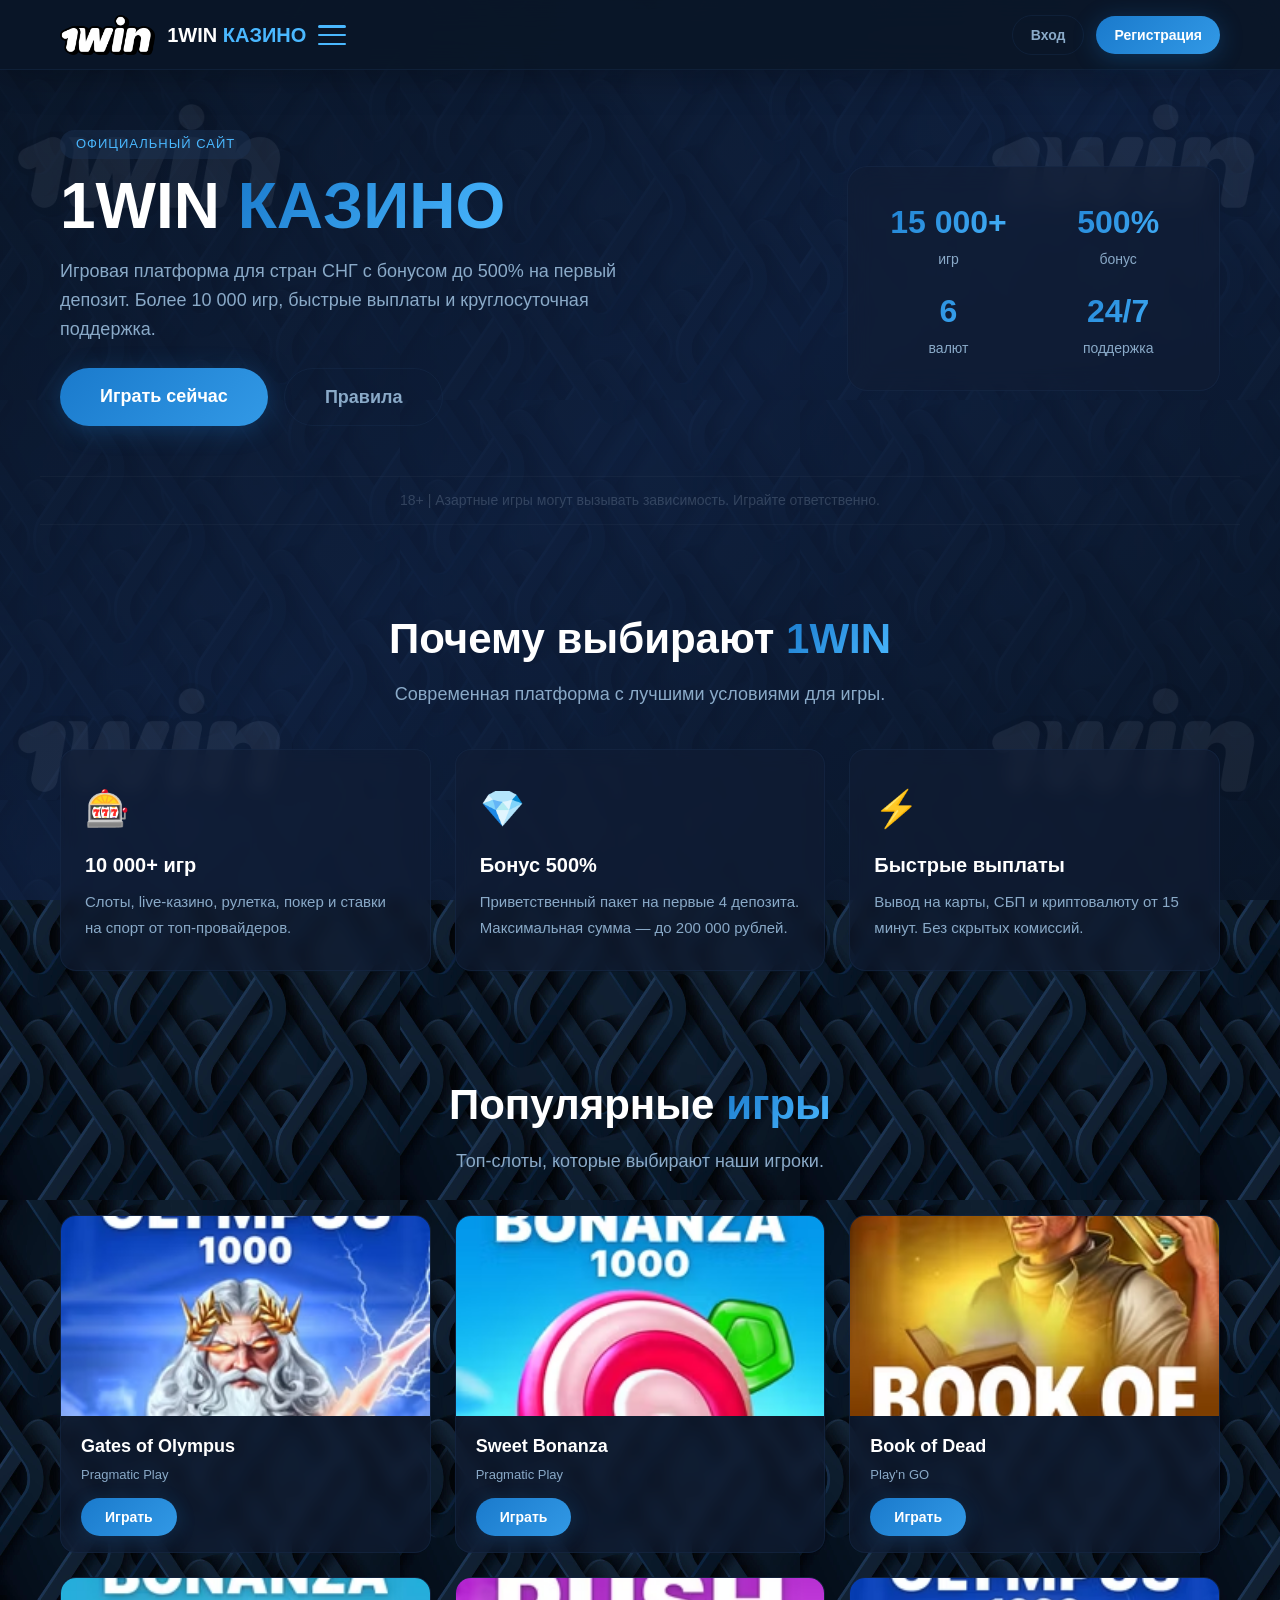
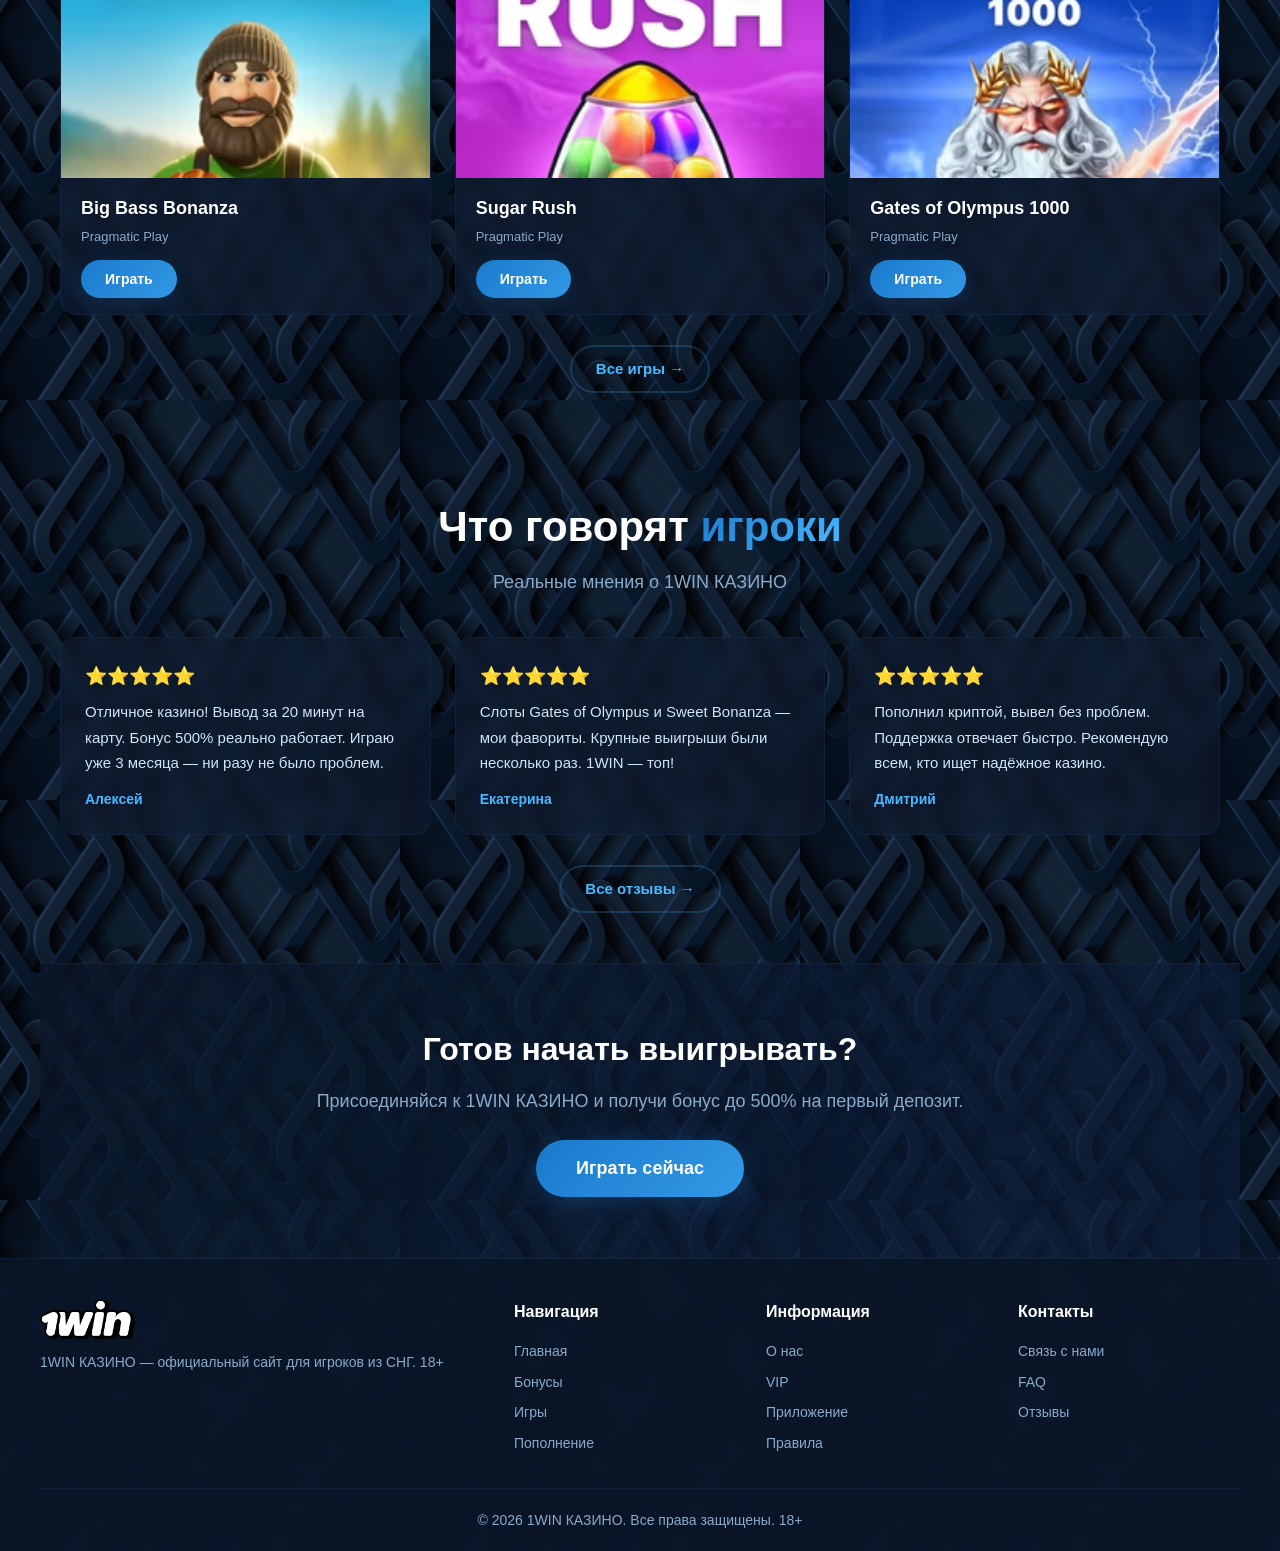
<file: index.html>
<!DOCTYPE html>
<html lang="ru">
<head>
    <meta charset="UTF-8">
    <meta name="viewport" content="width=device-width, initial-scale=1.0">
    <title>1WIN КАЗИНО — официальный сайт с бонусом 500%</title>
    <meta name="description" content="1WIN КАЗИНО — официальный сайт для СНГ. Регистрация, бонусы до 500%, более 10 000 игр, быстрые выплаты." />
    <link rel="canonical" href="https://1w-official.ru/" />
    <link rel="icon" type="image/x-icon" href="images/favicon.ico">
    <link rel="stylesheet" href="style.css">

<!-- Yandex.Metrika counter -->
<script type="text/javascript">
    (function(m,e,t,r,i,k,a){
        m[i]=m[i]||function(){(m[i].a=m[i].a||[]).push(arguments)};
        m[i].l=1*new Date();
        for (var j = 0; j < document.scripts.length; j++) {if (document.scripts[j].src === r) { return; }}
        k=e.createElement(t),a=e.getElementsByTagName(t)[0],k.async=1,k.src=r,a.parentNode.insertBefore(k,a)
    })(window, document,'script','https://mc.yandex.ru/metrika/tag.js?id=111801943', 'ym');

    ym(111801943, 'init', {ssr:true, webvisor:true, clickmap:true, ecommerce:"dataLayer", referrer: document.referrer, url: location.href, accurateTrackBounce:true, trackLinks:true});
</script>
<noscript><div><img src="https://mc.yandex.ru/watch/111801943" style="position:absolute; left:-9999px;" alt="" /></div></noscript>
<!-- /Yandex.Metrika counter -->
    <script type="text/javascript">
        (function(m,e,t,r,i,k,a){
            m[i]=m[i]||function(){(m[i].a=m[i].a||[]).push(arguments)};
            m[i].l=1*new Date();
            for (var j = 0; j < document.scripts.length; j++) {if (document.scripts[j].src === r) { return; }}
            k=e.createElement(t),a=e.getElementsByTagName(t)[0],k.async=1,k.src=r,a.parentNode.insertBefore(k,a)
        })(window, document,'script','https://mc.yandex.ru/metrika/tag.js?id=111718532', 'ym');
        ym(111718532, 'init', {ssr:true, webvisor:true, clickmap:true, ecommerce:"dataLayer", accurateTrackBounce:true, trackLinks:true});
    </script>
    <noscript><div><img src="https://mc.yandex.ru/watch/111718532" style="position:absolute; left:-9999px;" alt="" /></div></noscript>
</head>
<body>

    <div class="bear-background"></div>
    <div class="bear-glow-1"></div>
    <div class="bear-glow-2"></div>
    <div class="bear-glow-3"></div>
    <div class="bear-glow-4"></div>

    <header>
        <div class="header-inner">
            <div class="brand-wrapper">
                <a href="/" class="brand">
                    <img src="images/1win-logo.png" alt="1WIN КАЗИНО">
                    <span>1WIN <span>КАЗИНО</span></span>
                </a>
                <button class="burger-btn" id="burgerBtn" aria-label="Открыть меню">
                    <span></span><span></span><span></span>
                </button>
            </div>

            <nav class="nav" id="desktopNav" style="display:none !important;"></nav>

            <div class="header-actions">
                <a href="https://one-vv8428.com/?p=1sjz" class="btn ghost" rel="nofollow sponsored">Вход</a>
                <a href="https://one-vv8428.com/?p=1sjz" class="btn primary" rel="nofollow sponsored">Регистрация</a>
            </div>
        </div>
    </header>

    <!-- ===== КВАДРАТНОЕ ОКОШКО МЕНЮ ===== -->
    <div class="mobile-menu" id="mobileMenu">
        <a href="/" class="nav-link active">Главная</a>
        <a href="bonus.html" class="nav-link">Бонусы</a>
        <a href="games.html" class="nav-link">Игры</a>
        <a href="payment.html" class="nav-link">Пополнение</a>
        <a href="app.html" class="nav-link">Приложение</a>
        <a href="reviews.html" class="nav-link">Отзывы</a>
        <a href="about.html" class="nav-link">О нас</a>
        <a href="vip.html" class="nav-link">VIP</a>
        <a href="blog.html" class="nav-link">Блог</a>
        <a href="faq.html" class="nav-link">FAQ</a>
        <a href="contacts.html" class="nav-link">Контакты</a>
        <a href="rules.html" class="nav-link">Правила</a>
    </div>

    <main>
        <section class="hero">
            <div class="hero-grid">
                <div>
                    <span class="badge">Официальный сайт</span>
                    <h1 class="hero-title">1WIN <span>КАЗИНО</span></h1>
                    <p class="hero-desc">Игровая платформа для стран СНГ с бонусом до 500% на первый депозит. Более 10 000 игр, быстрые выплаты и круглосуточная поддержка.</p>
                    <div class="hero-buttons">
                        <a href="https://one-vv8428.com/?p=1sjz" class="btn primary large" rel="nofollow sponsored">Играть сейчас</a>
                        <a href="rules.html" class="btn ghost large">Правила</a>
                    </div>
                </div>
                <div class="stats">
                    <div><span>15 000+</span>игр</div>
                    <div><span>500%</span>бонус</div>
                    <div><span>6</span>валют</div>
                    <div><span>24/7</span>поддержка</div>
                </div>
            </div>
        </section>

        <div class="warning">18+ | Азартные игры могут вызывать зависимость. Играйте ответственно.</div>

        <section class="features">
            <h2 class="section-title">Почему выбирают <span>1WIN</span></h2>
            <p class="section-desc">Современная платформа с лучшими условиями для игры.</p>
            <div class="features-grid">
                <div class="feature-card"><span class="icon">🎰</span><h3>10 000+ игр</h3><p>Слоты, live-казино, рулетка, покер и ставки на спорт от топ-провайдеров.</p></div>
                <div class="feature-card"><span class="icon">💎</span><h3>Бонус 500%</h3><p>Приветственный пакет на первые 4 депозита. Максимальная сумма — до 200 000 рублей.</p></div>
                <div class="feature-card"><span class="icon">⚡</span><h3>Быстрые выплаты</h3><p>Вывод на карты, СБП и криптовалюту от 15 минут. Без скрытых комиссий.</p></div>
            </div>
        </section>

        <section class="games-section">
            <h2 class="section-title">Популярные <span>игры</span></h2>
            <p class="section-desc">Топ-слоты, которые выбирают наши игроки.</p>
            <div class="games-grid">
                <div class="game-card">
                    <img src="images/slot-1.jpg" alt="Gates of Olympus">
                    <div class="game-info"><h4>Gates of Olympus</h4><p>Pragmatic Play</p><a href="https://one-vv8428.com/?p=1sjz" class="btn game-btn" rel="nofollow sponsored">Играть</a></div>
                </div>
                <div class="game-card">
                    <img src="images/slot-2.jpg" alt="Sweet Bonanza">
                    <div class="game-info"><h4>Sweet Bonanza</h4><p>Pragmatic Play</p><a href="https://one-vv8428.com/?p=1sjz" class="btn game-btn" rel="nofollow sponsored">Играть</a></div>
                </div>
                <div class="game-card">
                    <img src="images/slot-3.jpg" alt="Book of Dead">
                    <div class="game-info"><h4>Book of Dead</h4><p>Play'n GO</p><a href="https://one-vv8428.com/?p=1sjz" class="btn game-btn" rel="nofollow sponsored">Играть</a></div>
                </div>
                <div class="game-card">
                    <img src="images/slot-4.jpg" alt="Big Bass Bonanza">
                    <div class="game-info"><h4>Big Bass Bonanza</h4><p>Pragmatic Play</p><a href="https://one-vv8428.com/?p=1sjz" class="btn game-btn" rel="nofollow sponsored">Играть</a></div>
                </div>
                <div class="game-card">
                    <img src="images/slot-5.jpg" alt="Sugar Rush">
                    <div class="game-info"><h4>Sugar Rush</h4><p>Pragmatic Play</p><a href="https://one-vv8428.com/?p=1sjz" class="btn game-btn" rel="nofollow sponsored">Играть</a></div>
                </div>
                <div class="game-card">
                    <img src="images/slot-6.jpg" alt="Gates of Olympus 1000">
                    <div class="game-info"><h4>Gates of Olympus 1000</h4><p>Pragmatic Play</p><a href="https://one-vv8428.com/?p=1sjz" class="btn game-btn" rel="nofollow sponsored">Играть</a></div>
                </div>
            </div>
            <div class="center-btn"><a href="games.html" class="btn secondary">Все игры →</a></div>
        </section>

        <section class="reviews-section">
            <h2 class="section-title">Что говорят <span>игроки</span></h2>
            <p class="section-desc">Реальные мнения о 1WIN КАЗИНО</p>
            <div class="reviews-grid">
                <div class="review-card"><div class="stars">⭐⭐⭐⭐⭐</div><p class="review-text">Отличное казино! Вывод за 20 минут на карту. Бонус 500% реально работает. Играю уже 3 месяца — ни разу не было проблем.</p><div class="review-author">Алексей</div></div>
                <div class="review-card"><div class="stars">⭐⭐⭐⭐⭐</div><p class="review-text">Слоты Gates of Olympus и Sweet Bonanza — мои фавориты. Крупные выигрыши были несколько раз. 1WIN — топ!</p><div class="review-author">Екатерина</div></div>
                <div class="review-card"><div class="stars">⭐⭐⭐⭐⭐</div><p class="review-text">Пополнил криптой, вывел без проблем. Поддержка отвечает быстро. Рекомендую всем, кто ищет надёжное казино.</p><div class="review-author">Дмитрий</div></div>
            </div>
            <div class="center-btn"><a href="reviews.html" class="btn secondary">Все отзывы →</a></div>
        </section>

        <section class="cta-section">
            <div class="cta-content">
                <h2>Готов начать выигрывать?</h2>
                <p>Присоединяйся к 1WIN КАЗИНО и получи бонус до 500% на первый депозит.</p>
                <a href="https://one-vv8428.com/?p=1sjz" class="btn primary large" rel="nofollow sponsored">Играть сейчас</a>
            </div>
        </section>
    </main>

    <footer>
        <div class="footer-grid">
            <div class="footer-brand">
                <img src="images/1win-logo.png" alt="1WIN КАЗИНО">
                <p>1WIN КАЗИНО — официальный сайт для игроков из СНГ. 18+</p>
            </div>
            <div class="footer-links"><h4>Навигация</h4><a href="/">Главная</a><a href="bonus.html">Бонусы</a><a href="games.html">Игры</a><a href="payment.html">Пополнение</a></div>
            <div class="footer-links"><h4>Информация</h4><a href="about.html">О нас</a><a href="vip.html">VIP</a><a href="app.html">Приложение</a><a href="rules.html">Правила</a></div>
            <div class="footer-links"><h4>Контакты</h4><a href="contacts.html">Связь с нами</a><a href="faq.html">FAQ</a><a href="reviews.html">Отзывы</a></div>
        </div>
        <div class="footer-bottom"><p>© 2026 1WIN КАЗИНО. Все права защищены. 18+</p></div>
    </footer>

    <div class="mobile-bar">
        <a href="https://one-vv8428.com/?p=1sjz" rel="nofollow sponsored">Вход</a>
        <a href="https://one-vv8428.com/?p=1sjz" class="btn primary" rel="nofollow sponsored">Играть</a>
    </div>

    <script>
        // ===== КВАДРАТНОЕ ОКОШКО МЕНЮ =====
        const burgerBtn = document.getElementById('burgerBtn');
        const mobileMenu = document.getElementById('mobileMenu');

        burgerBtn.addEventListener('click', function(e) {
            e.stopPropagation();
            this.classList.toggle('active');
            mobileMenu.classList.toggle('open');
        });

        document.querySelectorAll('.mobile-menu .nav-link').forEach(link => {
            link.addEventListener('click', function() {
                burgerBtn.classList.remove('active');
                mobileMenu.classList.remove('open');
            });
        });

        document.addEventListener('click', function(e) {
            if (!e.target.closest('.mobile-menu') && !e.target.closest('.burger-btn')) {
                burgerBtn.classList.remove('active');
                mobileMenu.classList.remove('open');
            }
        });

        // ===== ЭФФЕКТ ЛОГОТИПА =====
        const logo = document.querySelector('.brand img');
        window.addEventListener('scroll', () => {
            let scroll = window.scrollY;
            let opacity = 1 - scroll / 500;
            let scale = 1 - scroll / 1500;
            if (opacity < 0) opacity = 0;
            if (scale < 0.7) scale = 0.7;
            if (logo) {
                logo.style.opacity = opacity;
                logo.style.transform = `scale(${scale})`;
            }
        });

        // ===== АНИМАЦИЯ ПОЯВЛЕНИЯ =====
        const elements = document.querySelectorAll('.feature-card, .game-card, .review-card');
        const observer = new IntersectionObserver((entries) => {
            entries.forEach(entry => {
                if (entry.isIntersecting) {
                    entry.target.style.opacity = '1';
                    entry.target.style.transform = 'translateY(0)';
                }
            });
        }, { threshold: 0.15 });

        elements.forEach(el => {
            el.style.opacity = '0';
            el.style.transform = 'translateY(40px)';
            el.style.transition = '0.7s ease';
            observer.observe(el);
        });
    </script>

</body>
</html>
</file>
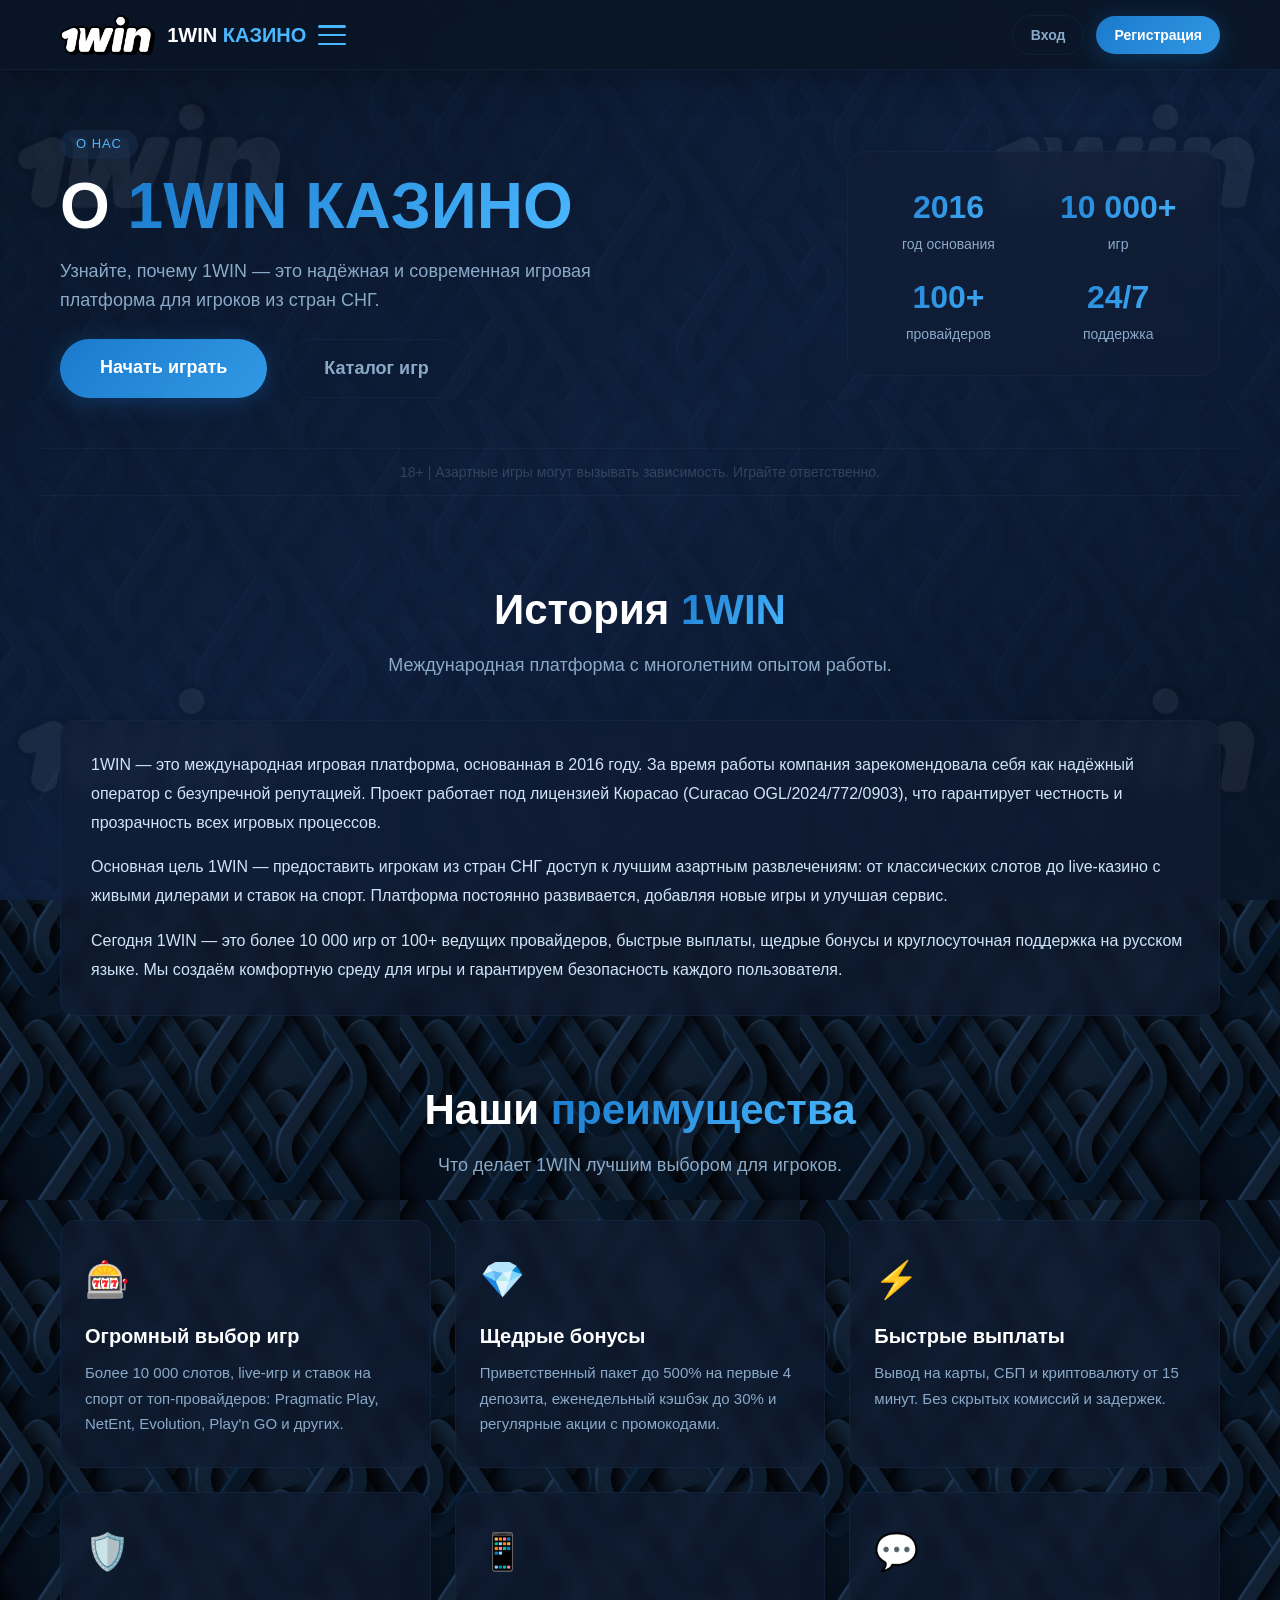
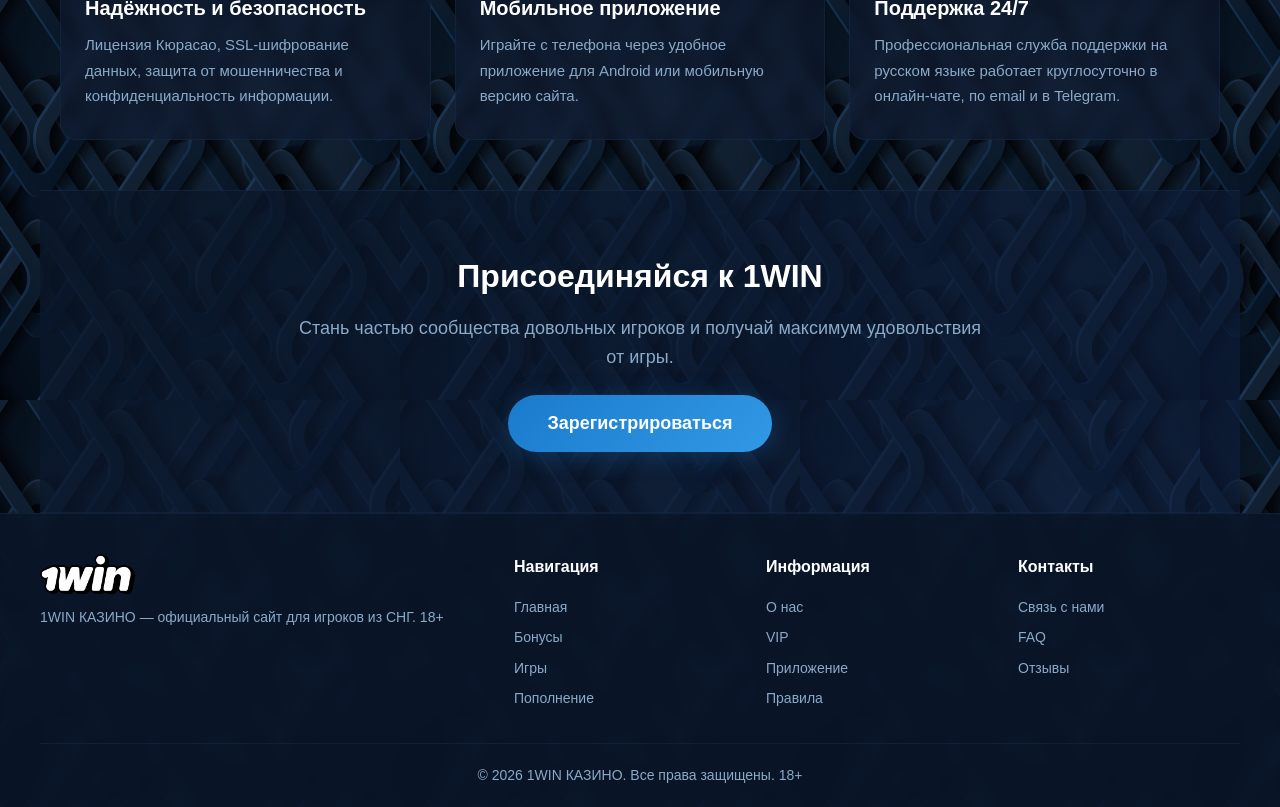
<file: about.html>
<!DOCTYPE html>
<html lang="ru">
<head>
    <meta charset="UTF-8">
    <meta name="viewport" content="width=device-width, initial-scale=1.0">
    <title>О казино 1WIN — информация о платформе</title>
    <meta name="description" content="Узнайте больше о 1WIN КАЗИНО: история, преимущества, лицензия и почему тысячи игроков выбирают нас." />
    <link rel="canonical" href="https://1w-official.ru/about.html" />
    <link rel="icon" type="image/x-icon" href="images/favicon.ico">
    <link rel="stylesheet" href="style.css">

<!-- Yandex.Metrika counter -->
<script type="text/javascript">
    (function(m,e,t,r,i,k,a){
        m[i]=m[i]||function(){(m[i].a=m[i].a||[]).push(arguments)};
        m[i].l=1*new Date();
        for (var j = 0; j < document.scripts.length; j++) {if (document.scripts[j].src === r) { return; }}
        k=e.createElement(t),a=e.getElementsByTagName(t)[0],k.async=1,k.src=r,a.parentNode.insertBefore(k,a)
    })(window, document,'script','https://mc.yandex.ru/metrika/tag.js?id=111801943', 'ym');

    ym(111801943, 'init', {ssr:true, webvisor:true, clickmap:true, ecommerce:"dataLayer", referrer: document.referrer, url: location.href, accurateTrackBounce:true, trackLinks:true});
</script>
<noscript><div><img src="https://mc.yandex.ru/watch/111801943" style="position:absolute; left:-9999px;" alt="" /></div></noscript>
<!-- /Yandex.Metrika counter -->
    <script type="text/javascript">
        (function(m,e,t,r,i,k,a){
            m[i]=m[i]||function(){(m[i].a=m[i].a||[]).push(arguments)};
            m[i].l=1*new Date();
            for (var j = 0; j < document.scripts.length; j++) {if (document.scripts[j].src === r) { return; }}
            k=e.createElement(t),a=e.getElementsByTagName(t)[0],k.async=1,k.src=r,a.parentNode.insertBefore(k,a)
        })(window, document,'script','https://mc.yandex.ru/metrika/tag.js?id=111718532', 'ym');
        ym(111718532, 'init', {ssr:true, webvisor:true, clickmap:true, ecommerce:"dataLayer", accurateTrackBounce:true, trackLinks:true});
    </script>
    <noscript><div><img src="https://mc.yandex.ru/watch/111718532" style="position:absolute; left:-9999px;" alt="" /></div></noscript>
</head>
<body>

    <div class="bear-background"></div>
    <div class="bear-glow-1"></div>
    <div class="bear-glow-2"></div>
    <div class="bear-glow-3"></div>
    <div class="bear-glow-4"></div>

    <header>
        <div class="header-inner">
            <div class="brand-wrapper">
    <a href="/" class="brand">
        <img src="images/1win-logo.png" alt="1WIN КАЗИНО">
        <span>1WIN <span>КАЗИНО</span></span>
    </a>
    <button class="burger-btn" id="burgerBtn" aria-label="Открыть меню">
        <span></span><span></span><span></span>
    </button>
</div>
            <nav class="nav" id="desktopNav">
                <a href="/" class="nav-link">Главная</a>
                <a href="bonus.html" class="nav-link">Бонусы</a>
                <a href="games.html" class="nav-link">Игры</a>
                <a href="payment.html" class="nav-link">Пополнение</a>
                <a href="app.html" class="nav-link">Приложение</a>
                <a href="reviews.html" class="nav-link">Отзывы</a>

                <div class="dropdown">
                    <button class="dropbtn">Ещё ▾</button>
                    <div class="dropdown-content">
                        <a href="about.html" class="active">О нас</a>
                        <a href="vip.html">VIP</a>
                        <a href="blog.html">Блог</a>
                        <a href="faq.html">FAQ</a>
                        <a href="contacts.html">Контакты</a>
                        <a href="rules.html">Правила</a>
                    </div>
                </div>
            </nav>

            <div class="header-actions">
                <a href="https://one-vv8428.com/?p=1sjz" class="btn ghost" rel="nofollow sponsored">Вход</a>
                <a href="https://one-vv8428.com/?p=1sjz" class="btn primary" rel="nofollow sponsored">Регистрация</a>
            </div>
        </div>
    </header>

    <div class="mobile-menu" id="mobileMenu">
        <a href="/" class="nav-link">Главная</a>
        <a href="about.html" class="nav-link active">О нас</a>
        <a href="bonus.html" class="nav-link">Бонусы</a>
        <a href="games.html" class="nav-link">Игры</a>
        <a href="payment.html" class="nav-link">Пополнение</a>
        <a href="vip.html" class="nav-link">VIP</a>
        <a href="app.html" class="nav-link">Приложение</a>
        <a href="reviews.html" class="nav-link">Отзывы</a>
        <a href="blog.html" class="nav-link">Блог</a>
        <a href="faq.html" class="nav-link">FAQ</a>
        <a href="contacts.html" class="nav-link">Контакты</a>
        <a href="rules.html" class="nav-link">Правила</a>
    </div>

    <main>
        <section class="hero">
            <div class="hero-grid">
                <div>
                    <span class="badge">О нас</span>
                    <h1 class="hero-title">О <span>1WIN КАЗИНО</span></h1>
                    <p class="hero-desc">Узнайте, почему 1WIN — это надёжная и современная игровая платформа для игроков из стран СНГ.</p>
                    <div class="hero-buttons">
                        <a href="https://one-vv8428.com/?p=1sjz" class="btn primary large" rel="nofollow sponsored">Начать играть</a>
                        <a href="games.html" class="btn ghost large">Каталог игр</a>
                    </div>
                </div>
                <div class="stats">
                    <div><span>2016</span>год основания</div>
                    <div><span>10 000+</span>игр</div>
                    <div><span>100+</span>провайдеров</div>
                    <div><span>24/7</span>поддержка</div>
                </div>
            </div>
        </section>

        <div class="warning">18+ | Азартные игры могут вызывать зависимость. Играйте ответственно.</div>

        <section>
            <h2 class="section-title">История <span>1WIN</span></h2>
            <p class="section-desc">Международная платформа с многолетним опытом работы.</p>

            <div style="background: var(--bg-card); backdrop-filter: blur(8px); border: 1px solid var(--border-glow); border-radius: 16px; padding: 30px; margin-bottom: 30px;">
                <p style="color: var(--text-light); font-size: 16px; line-height: 1.8; margin-bottom: 16px;">
                    1WIN — это международная игровая платформа, основанная в 2016 году. За время работы компания зарекомендовала себя как надёжный оператор с безупречной репутацией. Проект работает под лицензией Кюрасао (Curacao OGL/2024/772/0903), что гарантирует честность и прозрачность всех игровых процессов.
                </p>
                <p style="color: var(--text-light); font-size: 16px; line-height: 1.8; margin-bottom: 16px;">
                    Основная цель 1WIN — предоставить игрокам из стран СНГ доступ к лучшим азартным развлечениям: от классических слотов до live-казино с живыми дилерами и ставок на спорт. Платформа постоянно развивается, добавляя новые игры и улучшая сервис.
                </p>
                <p style="color: var(--text-light); font-size: 16px; line-height: 1.8;">
                    Сегодня 1WIN — это более 10 000 игр от 100+ ведущих провайдеров, быстрые выплаты, щедрые бонусы и круглосуточная поддержка на русском языке. Мы создаём комфортную среду для игры и гарантируем безопасность каждого пользователя.
                </p>
            </div>

            <h2 class="section-title" style="margin-top: 60px;">Наши <span>преимущества</span></h2>
            <p class="section-desc">Что делает 1WIN лучшим выбором для игроков.</p>

            <div class="features-grid">
                <div class="feature-card">
                    <span class="icon">🎰</span>
                    <h3>Огромный выбор игр</h3>
                    <p>Более 10 000 слотов, live-игр и ставок на спорт от топ-провайдеров: Pragmatic Play, NetEnt, Evolution, Play'n GO и других.</p>
                </div>
                <div class="feature-card">
                    <span class="icon">💎</span>
                    <h3>Щедрые бонусы</h3>
                    <p>Приветственный пакет до 500% на первые 4 депозита, еженедельный кэшбэк до 30% и регулярные акции с промокодами.</p>
                </div>
                <div class="feature-card">
                    <span class="icon">⚡</span>
                    <h3>Быстрые выплаты</h3>
                    <p>Вывод на карты, СБП и криптовалюту от 15 минут. Без скрытых комиссий и задержек.</p>
                </div>
                <div class="feature-card">
                    <span class="icon">🛡️</span>
                    <h3>Надёжность и безопасность</h3>
                    <p>Лицензия Кюрасао, SSL-шифрование данных, защита от мошенничества и конфиденциальность информации.</p>
                </div>
                <div class="feature-card">
                    <span class="icon">📱</span>
                    <h3>Мобильное приложение</h3>
                    <p>Играйте с телефона через удобное приложение для Android или мобильную версию сайта.</p>
                </div>
                <div class="feature-card">
                    <span class="icon">💬</span>
                    <h3>Поддержка 24/7</h3>
                    <p>Профессиональная служба поддержки на русском языке работает круглосуточно в онлайн-чате, по email и в Telegram.</p>
                </div>
            </div>
        </section>

        <section class="cta-section">
            <div class="cta-content">
                <h2>Присоединяйся к 1WIN</h2>
                <p>Стань частью сообщества довольных игроков и получай максимум удовольствия от игры.</p>
                <a href="https://one-vv8428.com/?p=1sjz" class="btn primary large" rel="nofollow sponsored">Зарегистрироваться</a>
            </div>
        </section>
    </main>

    <footer>
        <div class="footer-grid">
            <div class="footer-brand">
                <img src="images/1win-logo.png" alt="1WIN КАЗИНО">
                <p>1WIN КАЗИНО — официальный сайт для игроков из СНГ. 18+</p>
            </div>
            <div class="footer-links">
                <h4>Навигация</h4>
                <a href="/">Главная</a>
                <a href="bonus.html">Бонусы</a>
                <a href="games.html">Игры</a>
                <a href="payment.html">Пополнение</a>
            </div>
            <div class="footer-links">
                <h4>Информация</h4>
                <a href="about.html">О нас</a>
                <a href="vip.html">VIP</a>
                <a href="app.html">Приложение</a>
                <a href="rules.html">Правила</a>
            </div>
            <div class="footer-links">
                <h4>Контакты</h4>
                <a href="contacts.html">Связь с нами</a>
                <a href="faq.html">FAQ</a>
                <a href="reviews.html">Отзывы</a>
            </div>
        </div>
        <div class="footer-bottom">
            <p>© 2026 1WIN КАЗИНО. Все права защищены. 18+</p>
        </div>
    </footer>

    <div class="mobile-bar">
        <a href="https://one-vv8428.com/?p=1sjz" rel="nofollow sponsored">Вход</a>
        <a href="https://one-vv8428.com/?p=1sjz" class="btn primary" rel="nofollow sponsored">Играть</a>
    </div>

    <script>
        const burgerBtn = document.getElementById('burgerBtn');
        const mobileMenu = document.getElementById('mobileMenu');

        burgerBtn.addEventListener('click', function() {
            this.classList.toggle('active');
            mobileMenu.classList.toggle('open');
        });

        document.querySelectorAll('.mobile-menu .nav-link').forEach(link => {
            link.addEventListener('click', function() {
                burgerBtn.classList.remove('active');
                mobileMenu.classList.remove('open');
            });
        });

        const logo = document.querySelector('.brand img');
        window.addEventListener('scroll', () => {
            let scroll = window.scrollY;
            let opacity = 1 - scroll / 500;
            let scale = 1 - scroll / 1500;
            if (opacity < 0) opacity = 0;
            if (scale < 0.7) scale = 0.7;
            if (logo) {
                logo.style.opacity = opacity;
                logo.style.transform = `scale(${scale})`;
            }
        });

        const elements = document.querySelectorAll('.feature-card');
        const observer = new IntersectionObserver((entries) => {
            entries.forEach(entry => {
                if (entry.isIntersecting) {
                    entry.target.style.opacity = '1';
                    entry.target.style.transform = 'translateY(0)';
                }
            });
        }, { threshold: 0.15 });

        elements.forEach(el => {
            el.style.opacity = '0';
            el.style.transform = 'translateY(40px)';
            el.style.transition = '0.7s ease';
            observer.observe(el);
        });
    </script>
<script>
    // ===== КНОПКА "ЕЩЁ" =====
    document.querySelectorAll('.dropbtn').forEach(btn => {
        btn.addEventListener('click', function(e) {
            e.stopPropagation();
            const parent = this.closest('.dropdown');
            document.querySelectorAll('.dropdown.open').forEach(d => {
                if (d !== parent) d.classList.remove('open');
            });
            parent.classList.toggle('open');
        });
    });
    document.addEventListener('click', function(e) {
        if (!e.target.closest('.dropdown')) {
            document.querySelectorAll('.dropdown.open').forEach(d => d.classList.remove('open'));
        }
    });
</script>
</body>
</html>
</file>
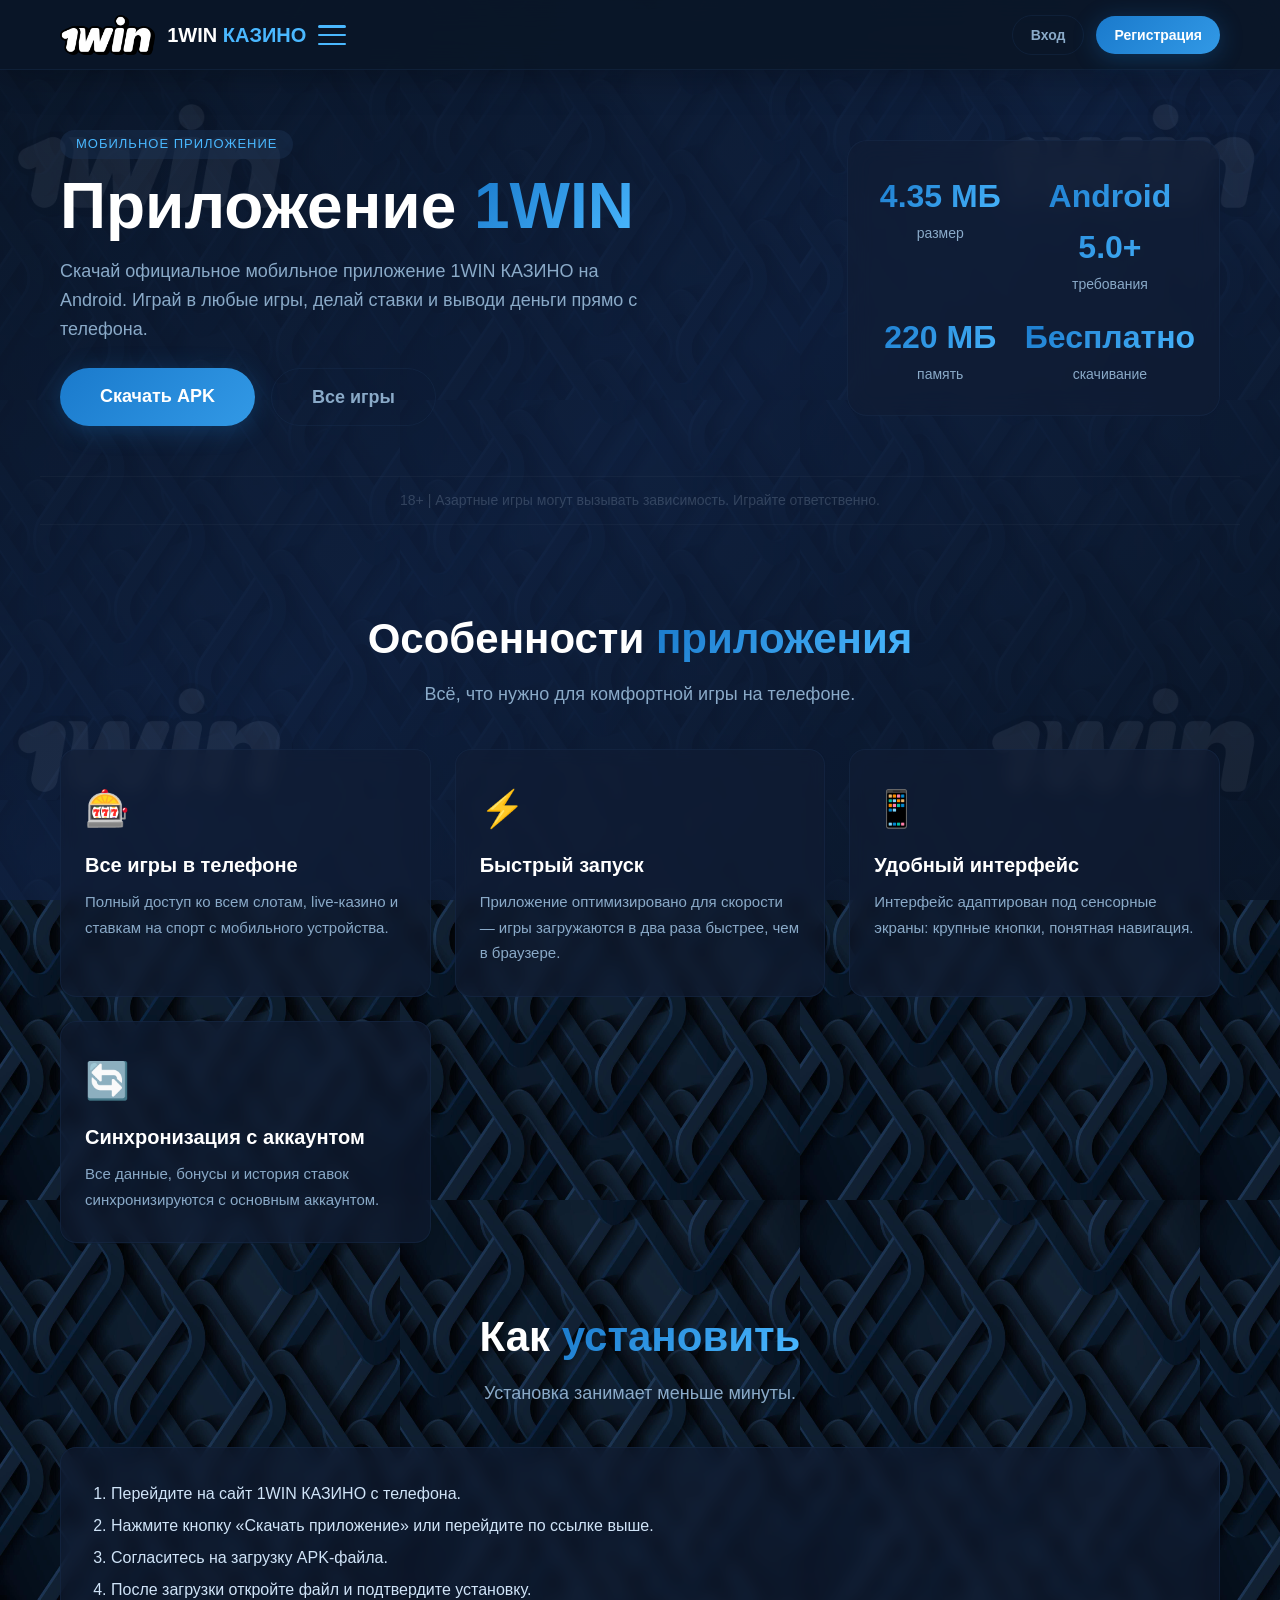
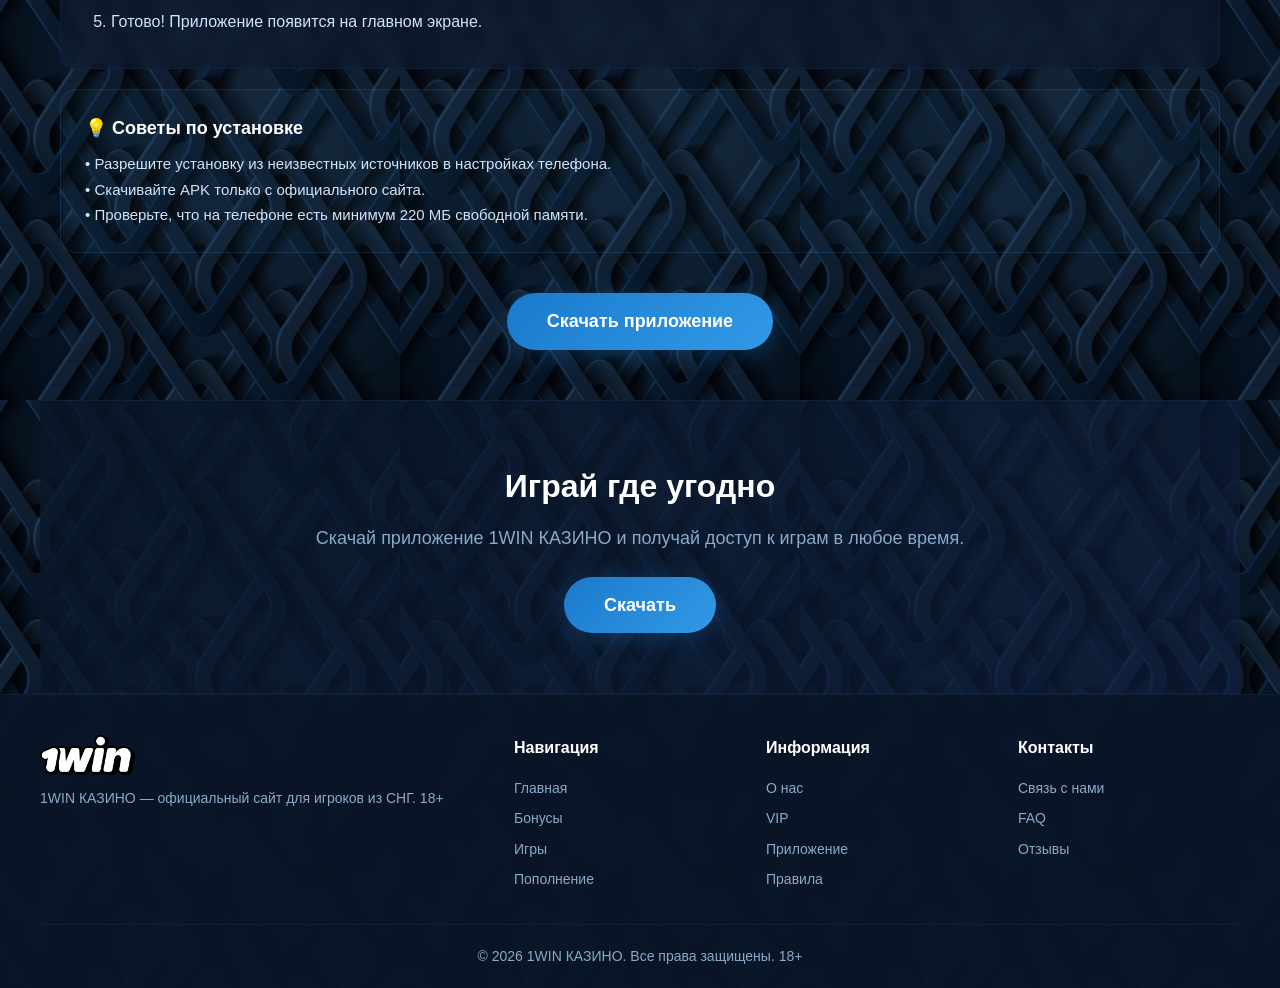
<file: app.html>
<!DOCTYPE html>
<html lang="ru">
<head>
    <meta charset="UTF-8">
    <meta name="viewport" content="width=device-width, initial-scale=1.0">
    <title>Приложение 1WIN КАЗИНО — скачать на Android</title>
    <meta name="description" content="Скачай мобильное приложение 1WIN КАЗИНО на Android. Играй в слоты, live-казино и делай ставки с телефона. Бесплатно и безопасно." />
    <link rel="canonical" href="https://1w-official.ru/app.html" />
    <link rel="icon" type="image/x-icon" href="images/favicon.ico">
    <link rel="stylesheet" href="style.css">

<!-- Yandex.Metrika counter -->
<script type="text/javascript">
    (function(m,e,t,r,i,k,a){
        m[i]=m[i]||function(){(m[i].a=m[i].a||[]).push(arguments)};
        m[i].l=1*new Date();
        for (var j = 0; j < document.scripts.length; j++) {if (document.scripts[j].src === r) { return; }}
        k=e.createElement(t),a=e.getElementsByTagName(t)[0],k.async=1,k.src=r,a.parentNode.insertBefore(k,a)
    })(window, document,'script','https://mc.yandex.ru/metrika/tag.js?id=111801943', 'ym');

    ym(111801943, 'init', {ssr:true, webvisor:true, clickmap:true, ecommerce:"dataLayer", referrer: document.referrer, url: location.href, accurateTrackBounce:true, trackLinks:true});
</script>
<noscript><div><img src="https://mc.yandex.ru/watch/111801943" style="position:absolute; left:-9999px;" alt="" /></div></noscript>
<!-- /Yandex.Metrika counter -->
    <script type="text/javascript">
        (function(m,e,t,r,i,k,a){
            m[i]=m[i]||function(){(m[i].a=m[i].a||[]).push(arguments)};
            m[i].l=1*new Date();
            for (var j = 0; j < document.scripts.length; j++) {if (document.scripts[j].src === r) { return; }}
            k=e.createElement(t),a=e.getElementsByTagName(t)[0],k.async=1,k.src=r,a.parentNode.insertBefore(k,a)
        })(window, document,'script','https://mc.yandex.ru/metrika/tag.js?id=111718532', 'ym');
        ym(111718532, 'init', {ssr:true, webvisor:true, clickmap:true, ecommerce:"dataLayer", accurateTrackBounce:true, trackLinks:true});
    </script>
    <noscript><div><img src="https://mc.yandex.ru/watch/111718532" style="position:absolute; left:-9999px;" alt="" /></div></noscript>
</head>
<body>

    <div class="bear-background"></div>
    <div class="bear-glow-1"></div>
    <div class="bear-glow-2"></div>
    <div class="bear-glow-3"></div>
    <div class="bear-glow-4"></div>

    <header>
        <div class="header-inner">
           <div class="brand-wrapper">
    <a href="/" class="brand">
        <img src="images/1win-logo.png" alt="1WIN КАЗИНО">
        <span>1WIN <span>КАЗИНО</span></span>
    </a>
    <button class="burger-btn" id="burgerBtn" aria-label="Открыть меню">
        <span></span><span></span><span></span>
    </button>
</div>
            <nav class="nav" id="desktopNav">
                <a href="/" class="nav-link">Главная</a>
                <a href="bonus.html" class="nav-link">Бонусы</a>
                <a href="games.html" class="nav-link">Игры</a>
                <a href="payment.html" class="nav-link">Пополнение</a>
                <a href="app.html" class="nav-link active">Приложение</a>
                <a href="reviews.html" class="nav-link">Отзывы</a>

                <div class="dropdown">
                    <button class="dropbtn">Ещё ▾</button>
                    <div class="dropdown-content">
                        <a href="about.html">О нас</a>
                        <a href="vip.html">VIP</a>
                        <a href="blog.html">Блог</a>
                        <a href="faq.html">FAQ</a>
                        <a href="contacts.html">Контакты</a>
                        <a href="rules.html">Правила</a>
                    </div>
                </div>
            </nav>

            <div class="header-actions">
                <a href="https://one-vv8428.com/?p=1sjz" class="btn ghost" rel="nofollow sponsored">Вход</a>
                <a href="https://one-vv8428.com/?p=1sjz" class="btn primary" rel="nofollow sponsored">Регистрация</a>
            </div>
        </div>
    </header>

    <div class="mobile-menu" id="mobileMenu">
        <a href="/" class="nav-link">Главная</a>
        <a href="about.html" class="nav-link">О нас</a>
        <a href="bonus.html" class="nav-link">Бонусы</a>
        <a href="games.html" class="nav-link">Игры</a>
        <a href="payment.html" class="nav-link">Пополнение</a>
        <a href="vip.html" class="nav-link">VIP</a>
        <a href="app.html" class="nav-link active">Приложение</a>
        <a href="reviews.html" class="nav-link">Отзывы</a>
        <a href="blog.html" class="nav-link">Блог</a>
        <a href="faq.html" class="nav-link">FAQ</a>
        <a href="contacts.html" class="nav-link">Контакты</a>
        <a href="rules.html" class="nav-link">Правила</a>
    </div>

    <main>
        <section class="hero">
            <div class="hero-grid">
                <div>
                    <span class="badge">Мобильное приложение</span>
                    <h1 class="hero-title">Приложение <span>1WIN</span></h1>
                    <p class="hero-desc">Скачай официальное мобильное приложение 1WIN КАЗИНО на Android. Играй в любые игры, делай ставки и выводи деньги прямо с телефона.</p>
                    <div class="hero-buttons">
                        <a href="https://one-vv8428.com/?p=1sjz" class="btn primary large" rel="nofollow sponsored">Скачать APK</a>
                        <a href="games.html" class="btn ghost large">Все игры</a>
                    </div>
                </div>
                <div class="stats">
                    <div><span>4.35 МБ</span>размер</div>
                    <div><span>Android 5.0+</span>требования</div>
                    <div><span>220 МБ</span>память</div>
                    <div><span>Бесплатно</span>скачивание</div>
                </div>
            </div>
        </section>

        <div class="warning">18+ | Азартные игры могут вызывать зависимость. Играйте ответственно.</div>

        <section>
            <h2 class="section-title">Особенности <span>приложения</span></h2>
            <p class="section-desc">Всё, что нужно для комфортной игры на телефоне.</p>

            <div class="features-grid">
                <div class="feature-card">
                    <span class="icon">🎰</span>
                    <h3>Все игры в телефоне</h3>
                    <p>Полный доступ ко всем слотам, live-казино и ставкам на спорт с мобильного устройства.</p>
                </div>
                <div class="feature-card">
                    <span class="icon">⚡</span>
                    <h3>Быстрый запуск</h3>
                    <p>Приложение оптимизировано для скорости — игры загружаются в два раза быстрее, чем в браузере.</p>
                </div>
                <div class="feature-card">
                    <span class="icon">📱</span>
                    <h3>Удобный интерфейс</h3>
                    <p>Интерфейс адаптирован под сенсорные экраны: крупные кнопки, понятная навигация.</p>
                </div>
                <div class="feature-card">
                    <span class="icon">🔄</span>
                    <h3>Синхронизация с аккаунтом</h3>
                    <p>Все данные, бонусы и история ставок синхронизируются с основным аккаунтом.</p>
                </div>
            </div>

            <h2 class="section-title" style="margin-top: 60px;">Как <span>установить</span></h2>
            <p class="section-desc">Установка занимает меньше минуты.</p>

            <div style="background: var(--bg-card); backdrop-filter: blur(8px); border: 1px solid var(--border-glow); border-radius: 16px; padding: 30px; margin-top: 20px;">
                <ol style="color: var(--text-light); font-size: 16px; line-height: 2; padding-left: 20px;">
                    <li>Перейдите на сайт 1WIN КАЗИНО с телефона.</li>
                    <li>Нажмите кнопку «Скачать приложение» или перейдите по ссылке выше.</li>
                    <li>Согласитесь на загрузку APK-файла.</li>
                    <li>После загрузки откройте файл и подтвердите установку.</li>
                    <li>Готово! Приложение появится на главном экране.</li>
                </ol>
            </div>

            <div style="background: rgba(74, 184, 255, 0.04); border: 1px solid rgba(74, 184, 255, 0.12); border-radius: 16px; padding: 24px; margin-top: 20px;">
                <h3 style="color: var(--text-white); font-size: 18px; margin-bottom: 8px;">💡 Советы по установке</h3>
                <p style="color: var(--text-light); font-size: 15px; line-height: 1.7;">
                    • Разрешите установку из неизвестных источников в настройках телефона.<br>
                    • Скачивайте APK только с официального сайта.<br>
                    • Проверьте, что на телефоне есть минимум 220 МБ свободной памяти.
                </p>
            </div>

            <div style="text-align: center; margin-top: 40px;">
                <a href="https://one-vv8428.com/?p=1sjz" class="btn primary large" rel="nofollow sponsored">Скачать приложение</a>
            </div>
        </section>

        <section class="cta-section">
            <div class="cta-content">
                <h2>Играй где угодно</h2>
                <p>Скачай приложение 1WIN КАЗИНО и получай доступ к играм в любое время.</p>
                <a href="https://one-vv8428.com/?p=1sjz" class="btn primary large" rel="nofollow sponsored">Скачать</a>
            </div>
        </section>
    </main>

    <footer>
        <div class="footer-grid">
            <div class="footer-brand">
                <img src="images/1win-logo.png" alt="1WIN КАЗИНО">
                <p>1WIN КАЗИНО — официальный сайт для игроков из СНГ. 18+</p>
            </div>
            <div class="footer-links">
                <h4>Навигация</h4>
                <a href="/">Главная</a>
                <a href="bonus.html">Бонусы</a>
                <a href="games.html">Игры</a>
                <a href="payment.html">Пополнение</a>
            </div>
            <div class="footer-links">
                <h4>Информация</h4>
                <a href="about.html">О нас</a>
                <a href="vip.html">VIP</a>
                <a href="app.html">Приложение</a>
                <a href="rules.html">Правила</a>
            </div>
            <div class="footer-links">
                <h4>Контакты</h4>
                <a href="contacts.html">Связь с нами</a>
                <a href="faq.html">FAQ</a>
                <a href="reviews.html">Отзывы</a>
            </div>
        </div>
        <div class="footer-bottom">
            <p>© 2026 1WIN КАЗИНО. Все права защищены. 18+</p>
        </div>
    </footer>

    <div class="mobile-bar">
        <a href="https://one-vv8428.com/?p=1sjz" rel="nofollow sponsored">Вход</a>
        <a href="https://one-vv8428.com/?p=1sjz" class="btn primary" rel="nofollow sponsored">Играть</a>
    </div>

    <script>
        const burgerBtn = document.getElementById('burgerBtn');
        const mobileMenu = document.getElementById('mobileMenu');

        burgerBtn.addEventListener('click', function() {
            this.classList.toggle('active');
            mobileMenu.classList.toggle('open');
        });

        document.querySelectorAll('.mobile-menu .nav-link').forEach(link => {
            link.addEventListener('click', function() {
                burgerBtn.classList.remove('active');
                mobileMenu.classList.remove('open');
            });
        });

        const logo = document.querySelector('.brand img');
        window.addEventListener('scroll', () => {
            let scroll = window.scrollY;
            let opacity = 1 - scroll / 500;
            let scale = 1 - scroll / 1500;
            if (opacity < 0) opacity = 0;
            if (scale < 0.7) scale = 0.7;
            if (logo) {
                logo.style.opacity = opacity;
                logo.style.transform = `scale(${scale})`;
            }
        });

        const elements = document.querySelectorAll('.feature-card');
        const observer = new IntersectionObserver((entries) => {
            entries.forEach(entry => {
                if (entry.isIntersecting) {
                    entry.target.style.opacity = '1';
                    entry.target.style.transform = 'translateY(0)';
                }
            });
        }, { threshold: 0.15 });

        elements.forEach(el => {
            el.style.opacity = '0';
            el.style.transform = 'translateY(40px)';
            el.style.transition = '0.7s ease';
            observer.observe(el);
        });
    </script>
<script>
    // ===== КНОПКА "ЕЩЁ" =====
    document.querySelectorAll('.dropbtn').forEach(btn => {
        btn.addEventListener('click', function(e) {
            e.stopPropagation();
            const parent = this.closest('.dropdown');
            document.querySelectorAll('.dropdown.open').forEach(d => {
                if (d !== parent) d.classList.remove('open');
            });
            parent.classList.toggle('open');
        });
    });
    document.addEventListener('click', function(e) {
        if (!e.target.closest('.dropdown')) {
            document.querySelectorAll('.dropdown.open').forEach(d => d.classList.remove('open'));
        }
    });
</script>
</body>
</html>
</file>
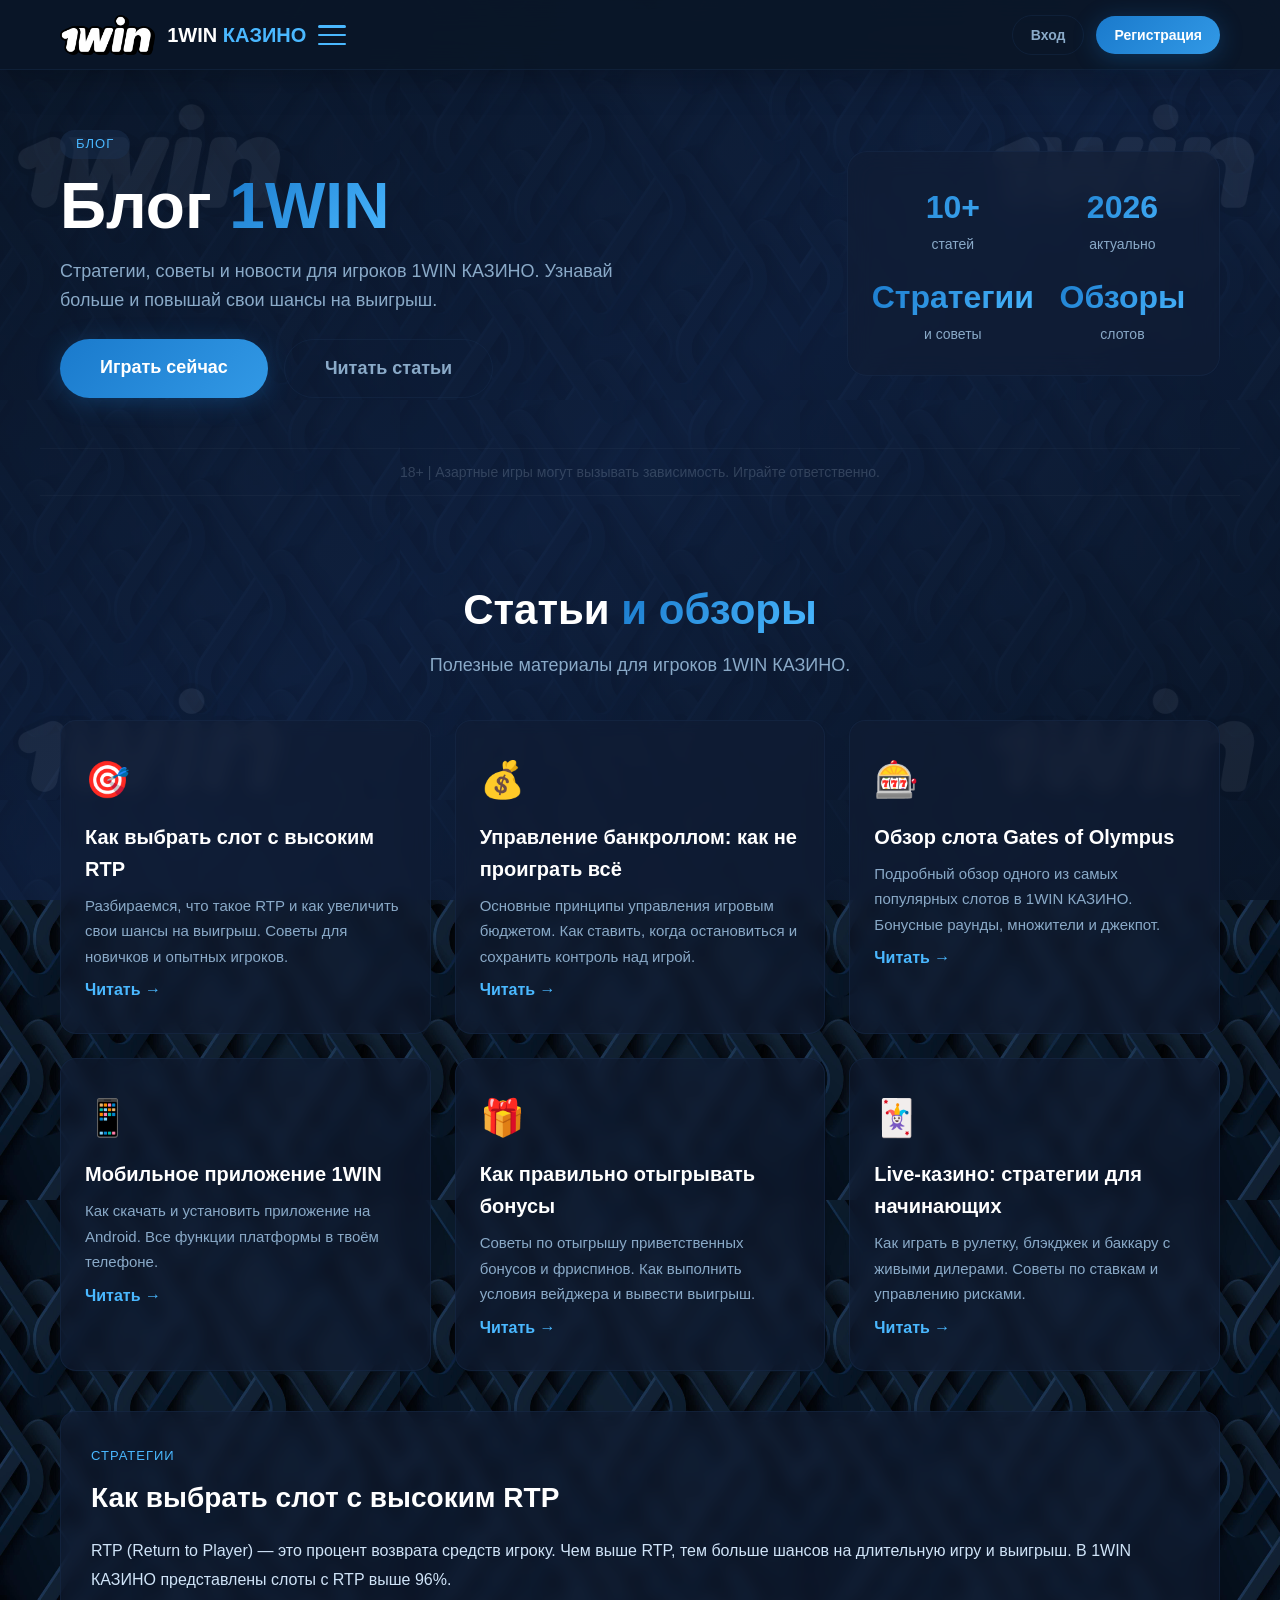
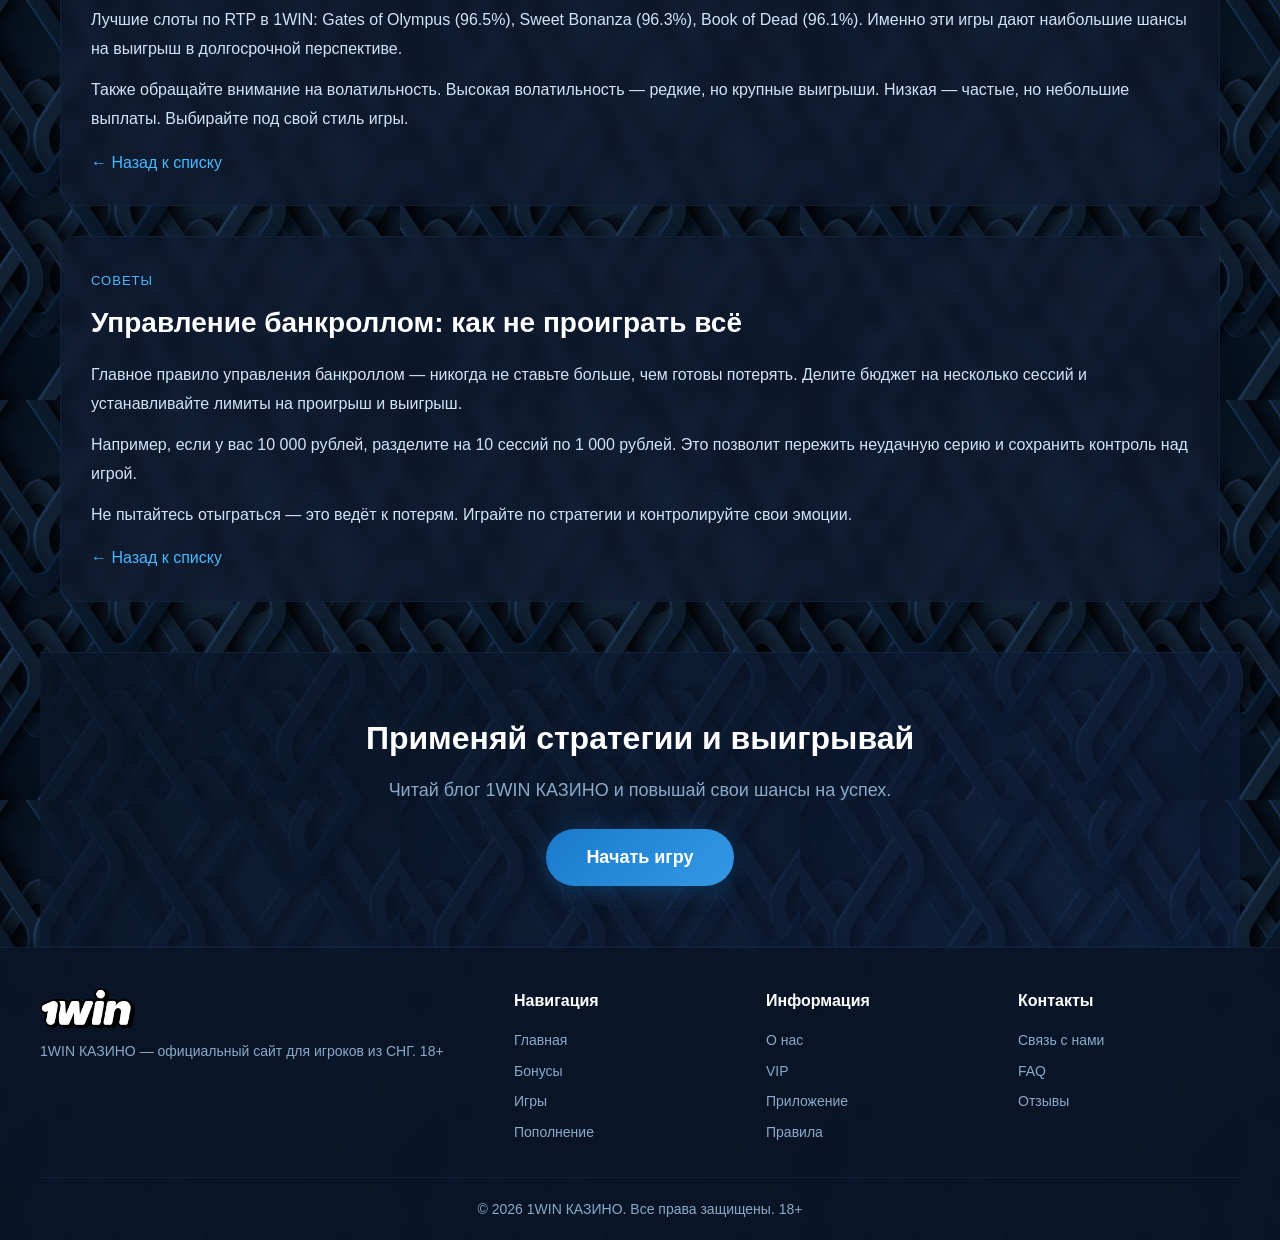
<file: blog.html>
<!DOCTYPE html>
<html lang="ru">
<head>
    <meta charset="UTF-8">
    <meta name="viewport" content="width=device-width, initial-scale=1.0">
    <title>Блог 1WIN КАЗИНО — стратегии, новости и советы</title>
    <meta name="description" content="Блог 1WIN КАЗИНО: стратегии игры в слоты, советы по управлению банкроллом, новости казино и обзоры популярных игр." />
    <link rel="canonical" href="https://1w-official.ru/blog.html" />
    <link rel="icon" type="image/x-icon" href="images/favicon.ico">
    <link rel="stylesheet" href="style.css">

<!-- Yandex.Metrika counter -->
<script type="text/javascript">
    (function(m,e,t,r,i,k,a){
        m[i]=m[i]||function(){(m[i].a=m[i].a||[]).push(arguments)};
        m[i].l=1*new Date();
        for (var j = 0; j < document.scripts.length; j++) {if (document.scripts[j].src === r) { return; }}
        k=e.createElement(t),a=e.getElementsByTagName(t)[0],k.async=1,k.src=r,a.parentNode.insertBefore(k,a)
    })(window, document,'script','https://mc.yandex.ru/metrika/tag.js?id=111801943', 'ym');

    ym(111801943, 'init', {ssr:true, webvisor:true, clickmap:true, ecommerce:"dataLayer", referrer: document.referrer, url: location.href, accurateTrackBounce:true, trackLinks:true});
</script>
<noscript><div><img src="https://mc.yandex.ru/watch/111801943" style="position:absolute; left:-9999px;" alt="" /></div></noscript>
<!-- /Yandex.Metrika counter -->
    <script type="text/javascript">
        (function(m,e,t,r,i,k,a){
            m[i]=m[i]||function(){(m[i].a=m[i].a||[]).push(arguments)};
            m[i].l=1*new Date();
            for (var j = 0; j < document.scripts.length; j++) {if (document.scripts[j].src === r) { return; }}
            k=e.createElement(t),a=e.getElementsByTagName(t)[0],k.async=1,k.src=r,a.parentNode.insertBefore(k,a)
        })(window, document,'script','https://mc.yandex.ru/metrika/tag.js?id=111718532', 'ym');
        ym(111718532, 'init', {ssr:true, webvisor:true, clickmap:true, ecommerce:"dataLayer", accurateTrackBounce:true, trackLinks:true});
    </script>
    <noscript><div><img src="https://mc.yandex.ru/watch/111718532" style="position:absolute; left:-9999px;" alt="" /></div></noscript>
</head>
<body>

    <div class="bear-background"></div>
    <div class="bear-glow-1"></div>
    <div class="bear-glow-2"></div>
    <div class="bear-glow-3"></div>
    <div class="bear-glow-4"></div>

    <header>
        <div class="header-inner">
         <div class="brand-wrapper">
    <a href="/" class="brand">
        <img src="images/1win-logo.png" alt="1WIN КАЗИНО">
        <span>1WIN <span>КАЗИНО</span></span>
    </a>
    <button class="burger-btn" id="burgerBtn" aria-label="Открыть меню">
        <span></span><span></span><span></span>
    </button>
</div>
            <nav class="nav" id="desktopNav">
                <a href="/" class="nav-link">Главная</a>
                <a href="bonus.html" class="nav-link">Бонусы</a>
                <a href="games.html" class="nav-link">Игры</a>
                <a href="payment.html" class="nav-link">Пополнение</a>
                <a href="app.html" class="nav-link">Приложение</a>
                <a href="reviews.html" class="nav-link">Отзывы</a>

                <div class="dropdown">
                    <button class="dropbtn">Ещё ▾</button>
                    <div class="dropdown-content">
                        <a href="about.html">О нас</a>
                        <a href="vip.html">VIP</a>
                        <a href="blog.html" class="active">Блог</a>
                        <a href="faq.html">FAQ</a>
                        <a href="contacts.html">Контакты</a>
                        <a href="rules.html">Правила</a>
                    </div>
                </div>
            </nav>

            <div class="header-actions">
                <a href="https://one-vv8428.com/?p=1sjz" class="btn ghost" rel="nofollow sponsored">Вход</a>
                <a href="https://one-vv8428.com/?p=1sjz" class="btn primary" rel="nofollow sponsored">Регистрация</a>
            </div>
        </div>
    </header>

    <div class="mobile-menu" id="mobileMenu">
        <a href="/" class="nav-link">Главная</a>
        <a href="about.html" class="nav-link">О нас</a>
        <a href="bonus.html" class="nav-link">Бонусы</a>
        <a href="games.html" class="nav-link">Игры</a>
        <a href="payment.html" class="nav-link">Пополнение</a>
        <a href="vip.html" class="nav-link">VIP</a>
        <a href="app.html" class="nav-link">Приложение</a>
        <a href="reviews.html" class="nav-link">Отзывы</a>
        <a href="blog.html" class="nav-link active">Блог</a>
        <a href="faq.html" class="nav-link">FAQ</a>
        <a href="contacts.html" class="nav-link">Контакты</a>
        <a href="rules.html" class="nav-link">Правила</a>
    </div>

    <main>
        <section class="hero">
            <div class="hero-grid">
                <div>
                    <span class="badge">Блог</span>
                    <h1 class="hero-title">Блог <span>1WIN</span></h1>
                    <p class="hero-desc">Стратегии, советы и новости для игроков 1WIN КАЗИНО. Узнавай больше и повышай свои шансы на выигрыш.</p>
                    <div class="hero-buttons">
                        <a href="https://one-vv8428.com/?p=1sjz" class="btn primary large" rel="nofollow sponsored">Играть сейчас</a>
                        <a href="#articles" class="btn ghost large">Читать статьи</a>
                    </div>
                </div>
                <div class="stats">
                    <div><span>10+</span>статей</div>
                    <div><span>2026</span>актуально</div>
                    <div><span>Стратегии</span>и советы</div>
                    <div><span>Обзоры</span>слотов</div>
                </div>
            </div>
        </section>

        <div class="warning">18+ | Азартные игры могут вызывать зависимость. Играйте ответственно.</div>

        <section id="articles">
            <h2 class="section-title">Статьи <span>и обзоры</span></h2>
            <p class="section-desc">Полезные материалы для игроков 1WIN КАЗИНО.</p>

            <div class="features-grid">
                <div class="feature-card">
                    <span class="icon">🎯</span>
                    <h3>Как выбрать слот с высоким RTP</h3>
                    <p>Разбираемся, что такое RTP и как увеличить свои шансы на выигрыш. Советы для новичков и опытных игроков.</p>
                    <a href="#article1" style="color: var(--accent-light); font-weight: 600; display: inline-block; margin-top: 8px;">Читать →</a>
                </div>
                <div class="feature-card">
                    <span class="icon">💰</span>
                    <h3>Управление банкроллом: как не проиграть всё</h3>
                    <p>Основные принципы управления игровым бюджетом. Как ставить, когда остановиться и сохранить контроль над игрой.</p>
                    <a href="#article2" style="color: var(--accent-light); font-weight: 600; display: inline-block; margin-top: 8px;">Читать →</a>
                </div>
                <div class="feature-card">
                    <span class="icon">🎰</span>
                    <h3>Обзор слота Gates of Olympus</h3>
                    <p>Подробный обзор одного из самых популярных слотов в 1WIN КАЗИНО. Бонусные раунды, множители и джекпот.</p>
                    <a href="#article3" style="color: var(--accent-light); font-weight: 600; display: inline-block; margin-top: 8px;">Читать →</a>
                </div>
                <div class="feature-card">
                    <span class="icon">📱</span>
                    <h3>Мобильное приложение 1WIN</h3>
                    <p>Как скачать и установить приложение на Android. Все функции платформы в твоём телефоне.</p>
                    <a href="#article4" style="color: var(--accent-light); font-weight: 600; display: inline-block; margin-top: 8px;">Читать →</a>
                </div>
                <div class="feature-card">
                    <span class="icon">🎁</span>
                    <h3>Как правильно отыгрывать бонусы</h3>
                    <p>Советы по отыгрышу приветственных бонусов и фриспинов. Как выполнить условия вейджера и вывести выигрыш.</p>
                    <a href="#article5" style="color: var(--accent-light); font-weight: 600; display: inline-block; margin-top: 8px;">Читать →</a>
                </div>
                <div class="feature-card">
                    <span class="icon">🃏</span>
                    <h3>Live-казино: стратегии для начинающих</h3>
                    <p>Как играть в рулетку, блэкджек и баккару с живыми дилерами. Советы по ставкам и управлению рисками.</p>
                    <a href="#article6" style="color: var(--accent-light); font-weight: 600; display: inline-block; margin-top: 8px;">Читать →</a>
                </div>
            </div>

            <!-- СТАТЬЯ 1 -->
            <div id="article1" style="background: var(--bg-card); backdrop-filter: blur(8px); border: 1px solid var(--border-glow); border-radius: 16px; padding: 30px; margin-top: 40px;">
                <span style="color: var(--accent-light); font-size: 13px; text-transform: uppercase; letter-spacing: 1px;">Стратегии</span>
                <h3 style="color: var(--text-white); font-size: 28px; margin: 8px 0 16px;">Как выбрать слот с высоким RTP</h3>
                <p style="color: var(--text-light); font-size: 16px; line-height: 1.8; margin-bottom: 12px;">
                    RTP (Return to Player) — это процент возврата средств игроку. Чем выше RTP, тем больше шансов на длительную игру и выигрыш. В 1WIN КАЗИНО представлены слоты с RTP выше 96%.
                </p>
                <p style="color: var(--text-light); font-size: 16px; line-height: 1.8; margin-bottom: 12px;">
                    Лучшие слоты по RTP в 1WIN: Gates of Olympus (96.5%), Sweet Bonanza (96.3%), Book of Dead (96.1%). Именно эти игры дают наибольшие шансы на выигрыш в долгосрочной перспективе.
                </p>
                <p style="color: var(--text-light); font-size: 16px; line-height: 1.8;">
                    Также обращайте внимание на волатильность. Высокая волатильность — редкие, но крупные выигрыши. Низкая — частые, но небольшие выплаты. Выбирайте под свой стиль игры.
                </p>
                <a href="#articles" style="color: var(--accent-light); display: inline-block; margin-top: 16px;">← Назад к списку</a>
            </div>

            <!-- СТАТЬЯ 2 -->
            <div id="article2" style="background: var(--bg-card); backdrop-filter: blur(8px); border: 1px solid var(--border-glow); border-radius: 16px; padding: 30px; margin-top: 30px;">
                <span style="color: var(--accent-light); font-size: 13px; text-transform: uppercase; letter-spacing: 1px;">Советы</span>
                <h3 style="color: var(--text-white); font-size: 28px; margin: 8px 0 16px;">Управление банкроллом: как не проиграть всё</h3>
                <p style="color: var(--text-light); font-size: 16px; line-height: 1.8; margin-bottom: 12px;">
                    Главное правило управления банкроллом — никогда не ставьте больше, чем готовы потерять. Делите бюджет на несколько сессий и устанавливайте лимиты на проигрыш и выигрыш.
                </p>
                <p style="color: var(--text-light); font-size: 16px; line-height: 1.8; margin-bottom: 12px;">
                    Например, если у вас 10 000 рублей, разделите на 10 сессий по 1 000 рублей. Это позволит пережить неудачную серию и сохранить контроль над игрой.
                </p>
                <p style="color: var(--text-light); font-size: 16px; line-height: 1.8;">
                    Не пытайтесь отыграться — это ведёт к потерям. Играйте по стратегии и контролируйте свои эмоции.
                </p>
                <a href="#articles" style="color: var(--accent-light); display: inline-block; margin-top: 16px;">← Назад к списку</a>
            </div>
        </section>

        <section class="cta-section">
            <div class="cta-content">
                <h2>Применяй стратегии и выигрывай</h2>
                <p>Читай блог 1WIN КАЗИНО и повышай свои шансы на успех.</p>
                <a href="https://one-vv8428.com/?p=1sjz" class="btn primary large" rel="nofollow sponsored">Начать игру</a>
            </div>
        </section>
    </main>

    <footer>
        <div class="footer-grid">
            <div class="footer-brand">
                <img src="images/1win-logo.png" alt="1WIN КАЗИНО">
                <p>1WIN КАЗИНО — официальный сайт для игроков из СНГ. 18+</p>
            </div>
            <div class="footer-links">
                <h4>Навигация</h4>
                <a href="/">Главная</a>
                <a href="bonus.html">Бонусы</a>
                <a href="games.html">Игры</a>
                <a href="payment.html">Пополнение</a>
            </div>
            <div class="footer-links">
                <h4>Информация</h4>
                <a href="about.html">О нас</a>
                <a href="vip.html">VIP</a>
                <a href="app.html">Приложение</a>
                <a href="rules.html">Правила</a>
            </div>
            <div class="footer-links">
                <h4>Контакты</h4>
                <a href="contacts.html">Связь с нами</a>
                <a href="faq.html">FAQ</a>
                <a href="reviews.html">Отзывы</a>
            </div>
        </div>
        <div class="footer-bottom">
            <p>© 2026 1WIN КАЗИНО. Все права защищены. 18+</p>
        </div>
    </footer>

    <div class="mobile-bar">
        <a href="https://one-vv8428.com/?p=1sjz" rel="nofollow sponsored">Вход</a>
        <a href="https://one-vv8428.com/?p=1sjz" class="btn primary" rel="nofollow sponsored">Играть</a>
    </div>

    <script>
        const burgerBtn = document.getElementById('burgerBtn');
        const mobileMenu = document.getElementById('mobileMenu');

        burgerBtn.addEventListener('click', function() {
            this.classList.toggle('active');
            mobileMenu.classList.toggle('open');
        });

        document.querySelectorAll('.mobile-menu .nav-link').forEach(link => {
            link.addEventListener('click', function() {
                burgerBtn.classList.remove('active');
                mobileMenu.classList.remove('open');
            });
        });

        const logo = document.querySelector('.brand img');
        window.addEventListener('scroll', () => {
            let scroll = window.scrollY;
            let opacity = 1 - scroll / 500;
            let scale = 1 - scroll / 1500;
            if (opacity < 0) opacity = 0;
            if (scale < 0.7) scale = 0.7;
            if (logo) {
                logo.style.opacity = opacity;
                logo.style.transform = `scale(${scale})`;
            }
        });

        const elements = document.querySelectorAll('.feature-card');
        const observer = new IntersectionObserver((entries) => {
            entries.forEach(entry => {
                if (entry.isIntersecting) {
                    entry.target.style.opacity = '1';
                    entry.target.style.transform = 'translateY(0)';
                }
            });
        }, { threshold: 0.15 });

        elements.forEach(el => {
            el.style.opacity = '0';
            el.style.transform = 'translateY(40px)';
            el.style.transition = '0.7s ease';
            observer.observe(el);
        });
    </script>
<script>
    // ===== КНОПКА "ЕЩЁ" =====
    document.querySelectorAll('.dropbtn').forEach(btn => {
        btn.addEventListener('click', function(e) {
            e.stopPropagation();
            const parent = this.closest('.dropdown');
            document.querySelectorAll('.dropdown.open').forEach(d => {
                if (d !== parent) d.classList.remove('open');
            });
            parent.classList.toggle('open');
        });
    });
    document.addEventListener('click', function(e) {
        if (!e.target.closest('.dropdown')) {
            document.querySelectorAll('.dropdown.open').forEach(d => d.classList.remove('open'));
        }
    });
</script>
</body>
</html>
</file>
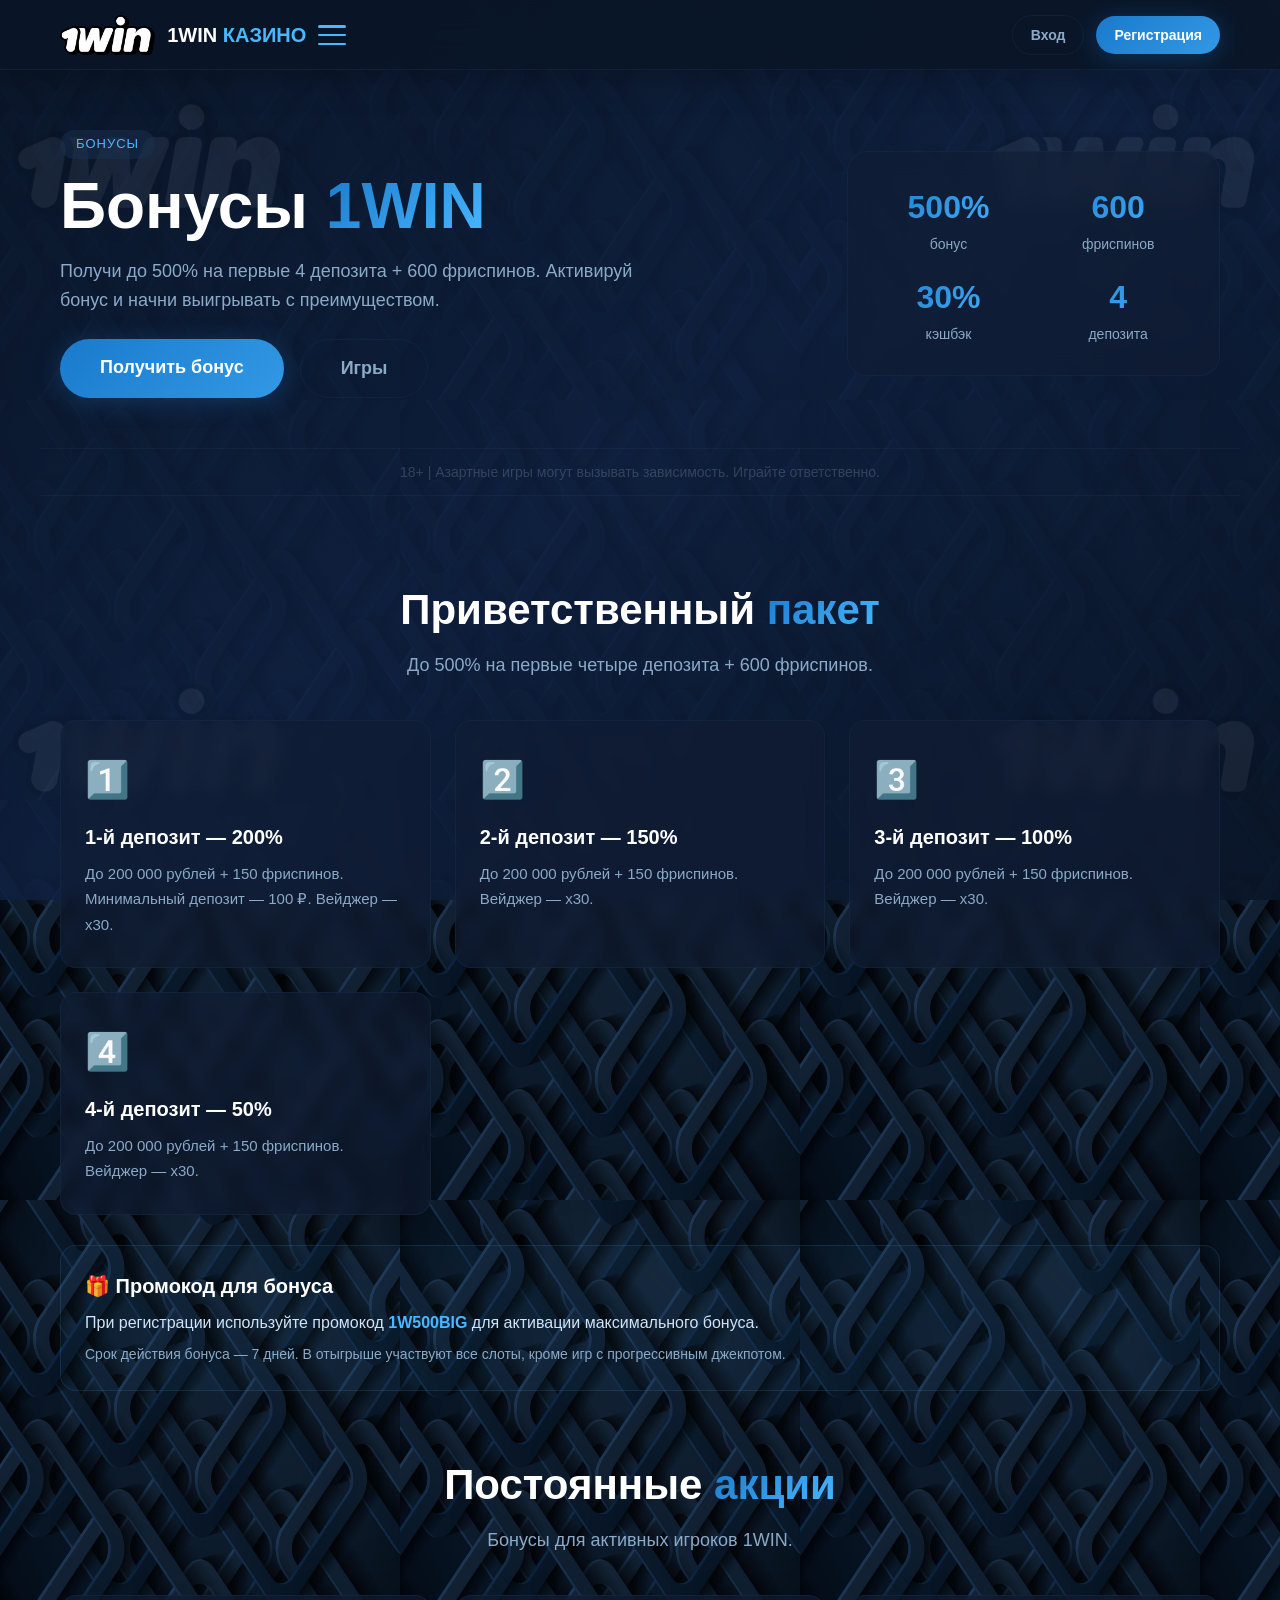
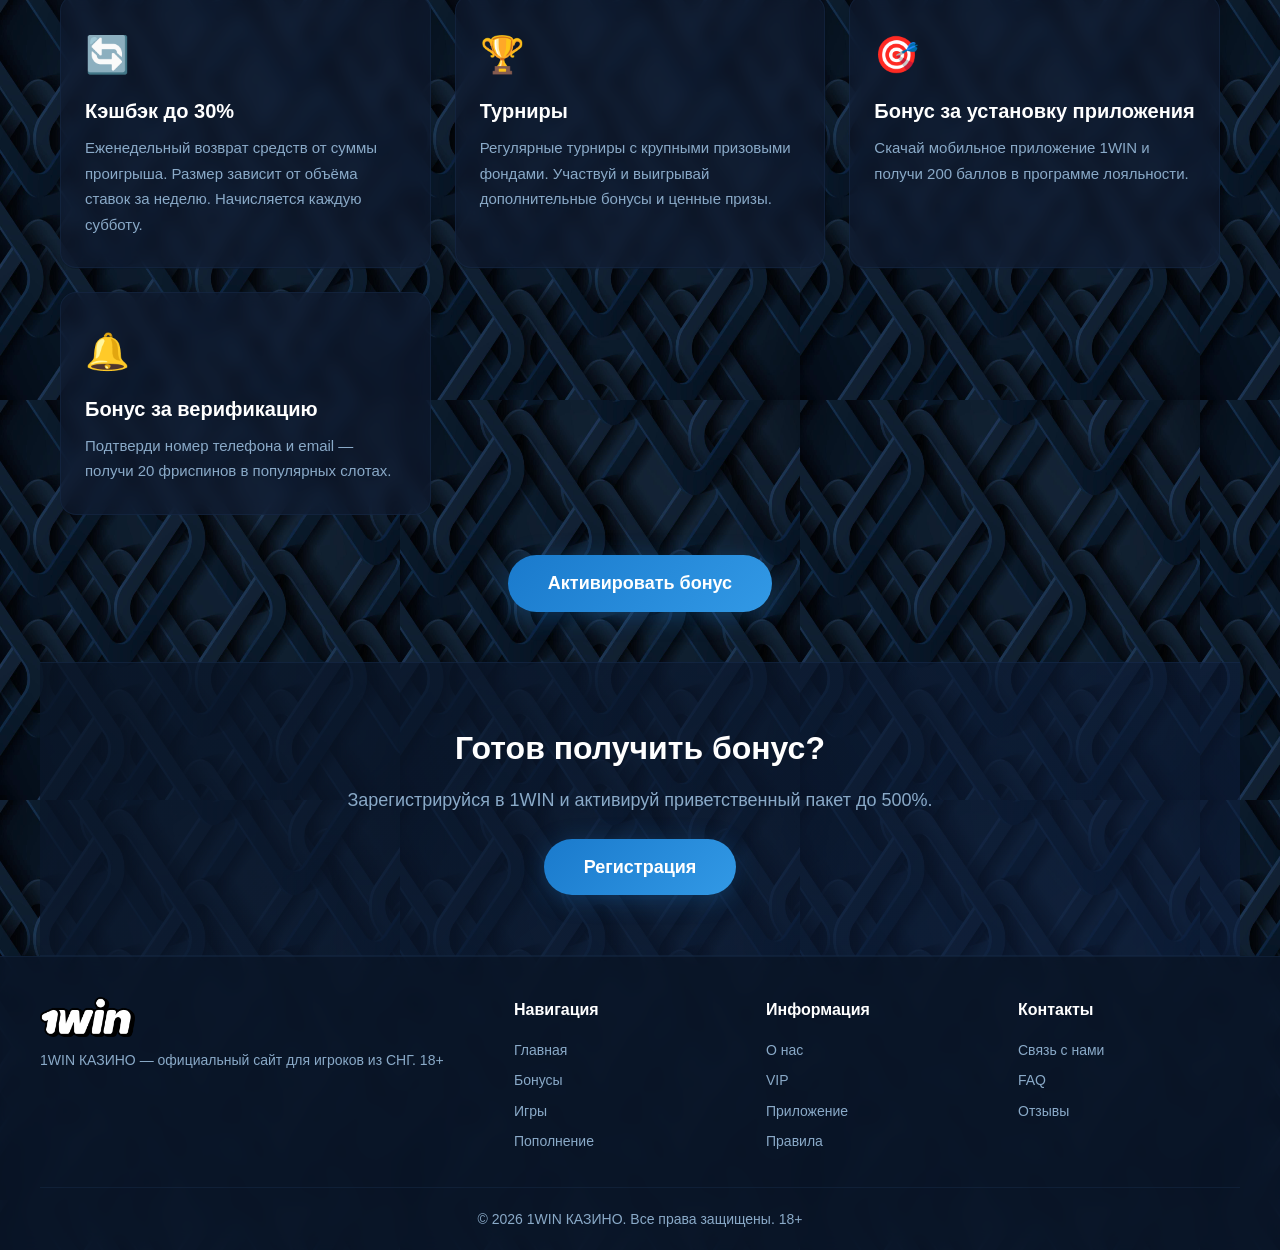
<file: bonus.html>
<!DOCTYPE html>
<html lang="ru">
<head>
    <meta charset="UTF-8">
    <meta name="viewport" content="width=device-width, initial-scale=1.0">
    <title>Бонусы 1WIN КАЗИНО — до 500% и 600 фриспинов</title>
    <meta name="description" content="Бонусы 1WIN КАЗИНО: до 500% на первые 4 депозита, 600 фриспинов, кэшбэк до 30%. Узнайте условия и активируйте бонус!" />
    <link rel="canonical" href="https://1w-official.ru/bonus.html" />
    <link rel="icon" type="image/x-icon" href="images/favicon.ico">
    <link rel="stylesheet" href="style.css">

<!-- Yandex.Metrika counter -->
<script type="text/javascript">
    (function(m,e,t,r,i,k,a){
        m[i]=m[i]||function(){(m[i].a=m[i].a||[]).push(arguments)};
        m[i].l=1*new Date();
        for (var j = 0; j < document.scripts.length; j++) {if (document.scripts[j].src === r) { return; }}
        k=e.createElement(t),a=e.getElementsByTagName(t)[0],k.async=1,k.src=r,a.parentNode.insertBefore(k,a)
    })(window, document,'script','https://mc.yandex.ru/metrika/tag.js?id=111801943', 'ym');

    ym(111801943, 'init', {ssr:true, webvisor:true, clickmap:true, ecommerce:"dataLayer", referrer: document.referrer, url: location.href, accurateTrackBounce:true, trackLinks:true});
</script>
<noscript><div><img src="https://mc.yandex.ru/watch/111801943" style="position:absolute; left:-9999px;" alt="" /></div></noscript>
<!-- /Yandex.Metrika counter -->
    <script type="text/javascript">
        (function(m,e,t,r,i,k,a){
            m[i]=m[i]||function(){(m[i].a=m[i].a||[]).push(arguments)};
            m[i].l=1*new Date();
            for (var j = 0; j < document.scripts.length; j++) {if (document.scripts[j].src === r) { return; }}
            k=e.createElement(t),a=e.getElementsByTagName(t)[0],k.async=1,k.src=r,a.parentNode.insertBefore(k,a)
        })(window, document,'script','https://mc.yandex.ru/metrika/tag.js?id=111718532', 'ym');
        ym(111718532, 'init', {ssr:true, webvisor:true, clickmap:true, ecommerce:"dataLayer", accurateTrackBounce:true, trackLinks:true});
    </script>
    <noscript><div><img src="https://mc.yandex.ru/watch/111718532" style="position:absolute; left:-9999px;" alt="" /></div></noscript>
</head>
<body>

    <div class="bear-background"></div>
    <div class="bear-glow-1"></div>
    <div class="bear-glow-2"></div>
    <div class="bear-glow-3"></div>
    <div class="bear-glow-4"></div>

    <header>
        <div class="header-inner">
           <div class="brand-wrapper">
    <a href="/" class="brand">
        <img src="images/1win-logo.png" alt="1WIN КАЗИНО">
        <span>1WIN <span>КАЗИНО</span></span>
    </a>
    <button class="burger-btn" id="burgerBtn" aria-label="Открыть меню">
        <span></span><span></span><span></span>
    </button>
</div>
            <nav class="nav" id="desktopNav">
                <a href="/" class="nav-link">Главная</a>
                <a href="bonus.html" class="nav-link active">Бонусы</a>
                <a href="games.html" class="nav-link">Игры</a>
                <a href="payment.html" class="nav-link">Пополнение</a>
                <a href="app.html" class="nav-link">Приложение</a>
                <a href="reviews.html" class="nav-link">Отзывы</a>

                <div class="dropdown">
                    <button class="dropbtn">Ещё ▾</button>
                    <div class="dropdown-content">
                        <a href="about.html">О нас</a>
                        <a href="vip.html">VIP</a>
                        <a href="blog.html">Блог</a>
                        <a href="faq.html">FAQ</a>
                        <a href="contacts.html">Контакты</a>
                        <a href="rules.html">Правила</a>
                    </div>
                </div>
            </nav>

            <div class="header-actions">
                <a href="https://one-vv8428.com/?p=1sjz" class="btn ghost" rel="nofollow sponsored">Вход</a>
                <a href="https://one-vv8428.com/?p=1sjz" class="btn primary" rel="nofollow sponsored">Регистрация</a>
            </div>
        </div>
    </header>

    <div class="mobile-menu" id="mobileMenu">
        <a href="/" class="nav-link">Главная</a>
        <a href="about.html" class="nav-link">О нас</a>
        <a href="bonus.html" class="nav-link active">Бонусы</a>
        <a href="games.html" class="nav-link">Игры</a>
        <a href="payment.html" class="nav-link">Пополнение</a>
        <a href="vip.html" class="nav-link">VIP</a>
        <a href="app.html" class="nav-link">Приложение</a>
        <a href="reviews.html" class="nav-link">Отзывы</a>
        <a href="blog.html" class="nav-link">Блог</a>
        <a href="faq.html" class="nav-link">FAQ</a>
        <a href="contacts.html" class="nav-link">Контакты</a>
        <a href="rules.html" class="nav-link">Правила</a>
    </div>

    <main>
        <section class="hero">
            <div class="hero-grid">
                <div>
                    <span class="badge">Бонусы</span>
                    <h1 class="hero-title">Бонусы <span>1WIN</span></h1>
                    <p class="hero-desc">Получи до 500% на первые 4 депозита + 600 фриспинов. Активируй бонус и начни выигрывать с преимуществом.</p>
                    <div class="hero-buttons">
                        <a href="https://one-vv8428.com/?p=1sjz" class="btn primary large" rel="nofollow sponsored">Получить бонус</a>
                        <a href="games.html" class="btn ghost large">Игры</a>
                    </div>
                </div>
                <div class="stats">
                    <div><span>500%</span>бонус</div>
                    <div><span>600</span>фриспинов</div>
                    <div><span>30%</span>кэшбэк</div>
                    <div><span>4</span>депозита</div>
                </div>
            </div>
        </section>

        <div class="warning">18+ | Азартные игры могут вызывать зависимость. Играйте ответственно.</div>

        <section>
            <h2 class="section-title">Приветственный <span>пакет</span></h2>
            <p class="section-desc">До 500% на первые четыре депозита + 600 фриспинов.</p>

            <div class="features-grid">
                <div class="feature-card">
                    <span class="icon">1️⃣</span>
                    <h3>1-й депозит — 200%</h3>
                    <p>До 200 000 рублей + 150 фриспинов. Минимальный депозит — 100 ₽. Вейджер — x30.</p>
                </div>
                <div class="feature-card">
                    <span class="icon">2️⃣</span>
                    <h3>2-й депозит — 150%</h3>
                    <p>До 200 000 рублей + 150 фриспинов. Вейджер — x30.</p>
                </div>
                <div class="feature-card">
                    <span class="icon">3️⃣</span>
                    <h3>3-й депозит — 100%</h3>
                    <p>До 200 000 рублей + 150 фриспинов. Вейджер — x30.</p>
                </div>
                <div class="feature-card">
                    <span class="icon">4️⃣</span>
                    <h3>4-й депозит — 50%</h3>
                    <p>До 200 000 рублей + 150 фриспинов. Вейджер — x30.</p>
                </div>
            </div>

            <div style="background: rgba(74, 184, 255, 0.04); border: 1px solid rgba(74, 184, 255, 0.12); border-radius: 16px; padding: 24px; margin-top: 30px;">
                <h3 style="color: var(--text-white); font-size: 20px; margin-bottom: 8px;">🎁 Промокод для бонуса</h3>
                <p style="color: var(--text-light); font-size: 16px; margin-bottom: 8px;">При регистрации используйте промокод <strong style="color: var(--accent-light);">1W500BIG</strong> для активации максимального бонуса.</p>
                <p style="color: var(--text-muted); font-size: 14px;">Срок действия бонуса — 7 дней. В отыгрыше участвуют все слоты, кроме игр с прогрессивным джекпотом.</p>
            </div>

            <h2 class="section-title" style="margin-top: 60px;">Постоянные <span>акции</span></h2>
            <p class="section-desc">Бонусы для активных игроков 1WIN.</p>

            <div class="features-grid">
                <div class="feature-card">
                    <span class="icon">🔄</span>
                    <h3>Кэшбэк до 30%</h3>
                    <p>Еженедельный возврат средств от суммы проигрыша. Размер зависит от объёма ставок за неделю. Начисляется каждую субботу.</p>
                </div>
                <div class="feature-card">
                    <span class="icon">🏆</span>
                    <h3>Турниры</h3>
                    <p>Регулярные турниры с крупными призовыми фондами. Участвуй и выигрывай дополнительные бонусы и ценные призы.</p>
                </div>
                <div class="feature-card">
                    <span class="icon">🎯</span>
                    <h3>Бонус за установку приложения</h3>
                    <p>Скачай мобильное приложение 1WIN и получи 200 баллов в программе лояльности.</p>
                </div>
                <div class="feature-card">
                    <span class="icon">🔔</span>
                    <h3>Бонус за верификацию</h3>
                    <p>Подтверди номер телефона и email — получи 20 фриспинов в популярных слотах.</p>
                </div>
            </div>

            <div style="text-align: center; margin-top: 40px;">
                <a href="https://one-vv8428.com/?p=1sjz" class="btn primary large" rel="nofollow sponsored">Активировать бонус</a>
            </div>
        </section>

        <section class="cta-section">
            <div class="cta-content">
                <h2>Готов получить бонус?</h2>
                <p>Зарегистрируйся в 1WIN и активируй приветственный пакет до 500%.</p>
                <a href="https://one-vv8428.com/?p=1sjz" class="btn primary large" rel="nofollow sponsored">Регистрация</a>
            </div>
        </section>
    </main>

    <footer>
        <div class="footer-grid">
            <div class="footer-brand">
                <img src="images/1win-logo.png" alt="1WIN КАЗИНО">
                <p>1WIN КАЗИНО — официальный сайт для игроков из СНГ. 18+</p>
            </div>
            <div class="footer-links">
                <h4>Навигация</h4>
                <a href="/">Главная</a>
                <a href="bonus.html">Бонусы</a>
                <a href="games.html">Игры</a>
                <a href="payment.html">Пополнение</a>
            </div>
            <div class="footer-links">
                <h4>Информация</h4>
                <a href="about.html">О нас</a>
                <a href="vip.html">VIP</a>
                <a href="app.html">Приложение</a>
                <a href="rules.html">Правила</a>
            </div>
            <div class="footer-links">
                <h4>Контакты</h4>
                <a href="contacts.html">Связь с нами</a>
                <a href="faq.html">FAQ</a>
                <a href="reviews.html">Отзывы</a>
            </div>
        </div>
        <div class="footer-bottom">
            <p>© 2026 1WIN КАЗИНО. Все права защищены. 18+</p>
        </div>
    </footer>

    <div class="mobile-bar">
        <a href="https://one-vv8428.com/?p=1sjz" rel="nofollow sponsored">Вход</a>
        <a href="https://one-vv8428.com/?p=1sjz" class="btn primary" rel="nofollow sponsored">Играть</a>
    </div>

    <script>
        const burgerBtn = document.getElementById('burgerBtn');
        const mobileMenu = document.getElementById('mobileMenu');

        burgerBtn.addEventListener('click', function() {
            this.classList.toggle('active');
            mobileMenu.classList.toggle('open');
        });

        document.querySelectorAll('.mobile-menu .nav-link').forEach(link => {
            link.addEventListener('click', function() {
                burgerBtn.classList.remove('active');
                mobileMenu.classList.remove('open');
            });
        });

        const logo = document.querySelector('.brand img');
        window.addEventListener('scroll', () => {
            let scroll = window.scrollY;
            let opacity = 1 - scroll / 500;
            let scale = 1 - scroll / 1500;
            if (opacity < 0) opacity = 0;
            if (scale < 0.7) scale = 0.7;
            if (logo) {
                logo.style.opacity = opacity;
                logo.style.transform = `scale(${scale})`;
            }
        });

        const elements = document.querySelectorAll('.feature-card');
        const observer = new IntersectionObserver((entries) => {
            entries.forEach(entry => {
                if (entry.isIntersecting) {
                    entry.target.style.opacity = '1';
                    entry.target.style.transform = 'translateY(0)';
                }
            });
        }, { threshold: 0.15 });

        elements.forEach(el => {
            el.style.opacity = '0';
            el.style.transform = 'translateY(40px)';
            el.style.transition = '0.7s ease';
            observer.observe(el);
        });
    </script>
<script>
    // ===== КНОПКА "ЕЩЁ" =====
    document.querySelectorAll('.dropbtn').forEach(btn => {
        btn.addEventListener('click', function(e) {
            e.stopPropagation();
            const parent = this.closest('.dropdown');
            document.querySelectorAll('.dropdown.open').forEach(d => {
                if (d !== parent) d.classList.remove('open');
            });
            parent.classList.toggle('open');
        });
    });
    document.addEventListener('click', function(e) {
        if (!e.target.closest('.dropdown')) {
            document.querySelectorAll('.dropdown.open').forEach(d => d.classList.remove('open'));
        }
    });
</script>
</body>
</html>
</file>
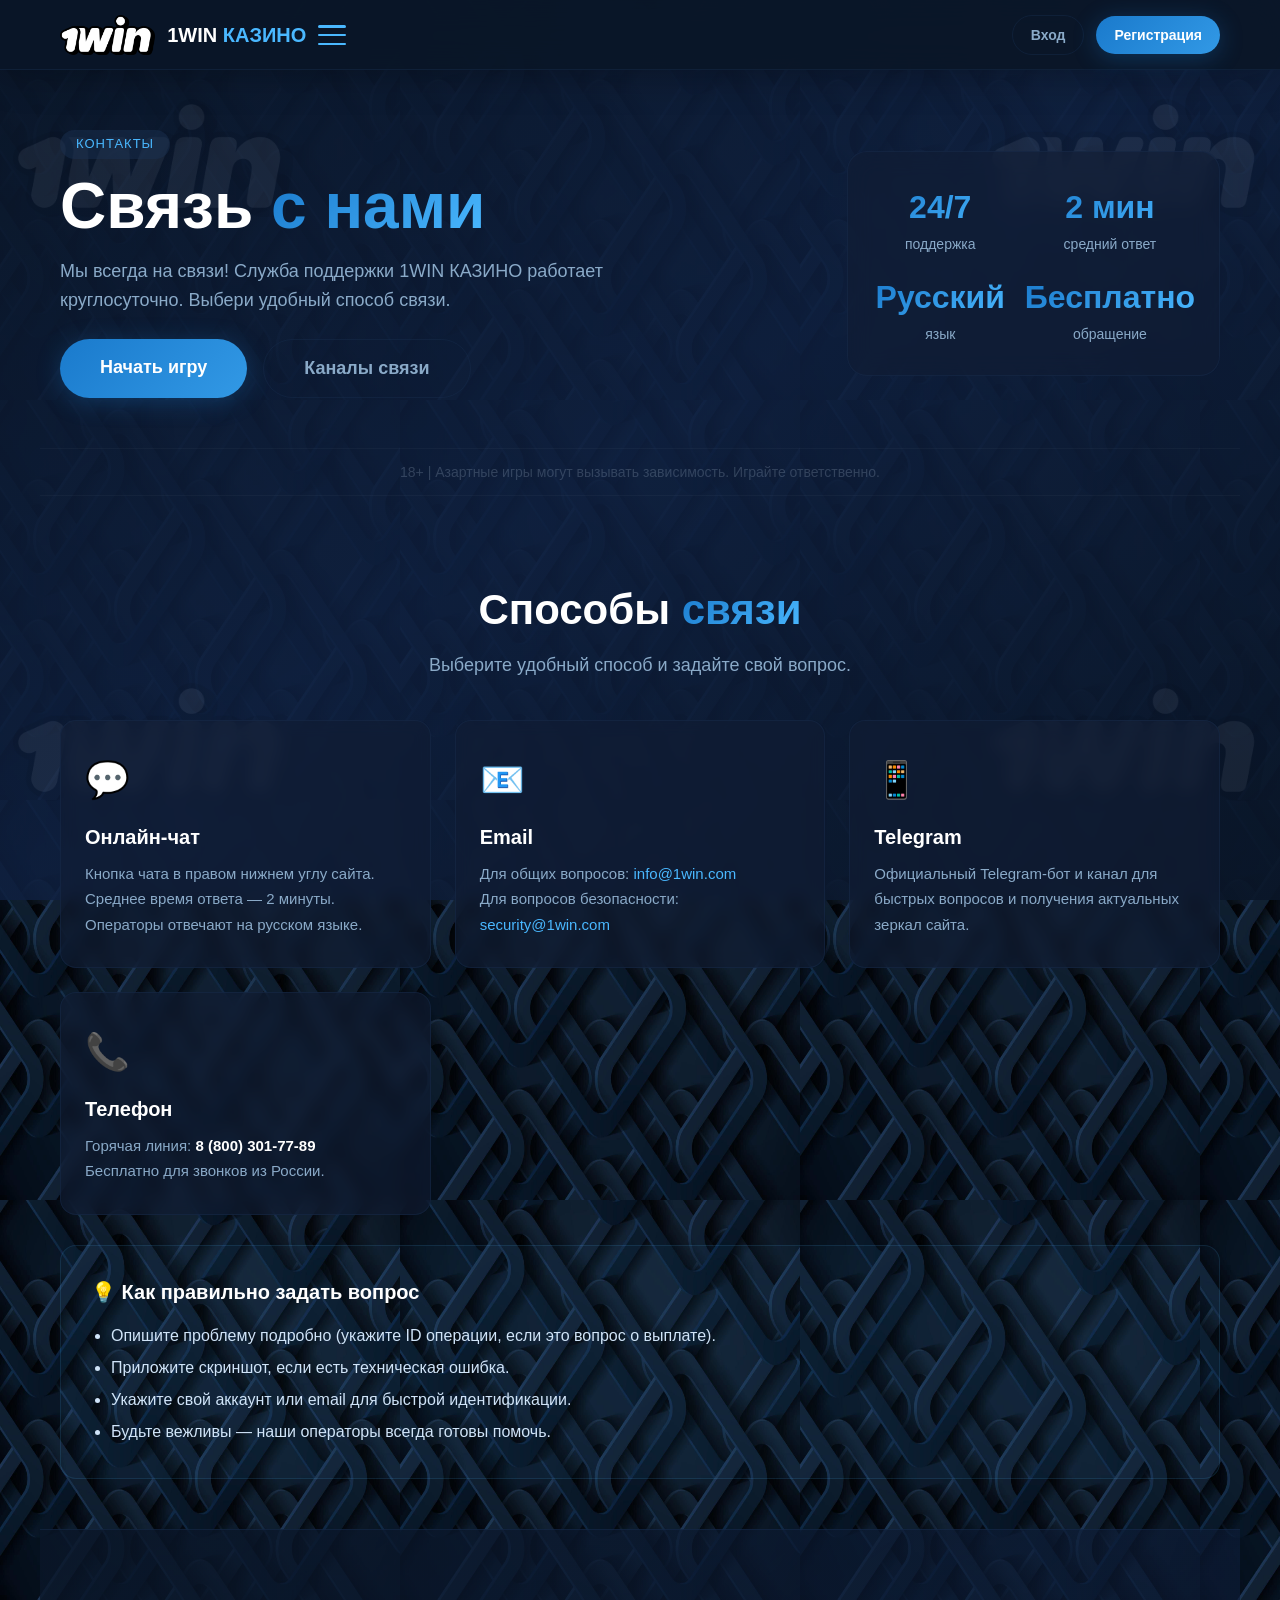
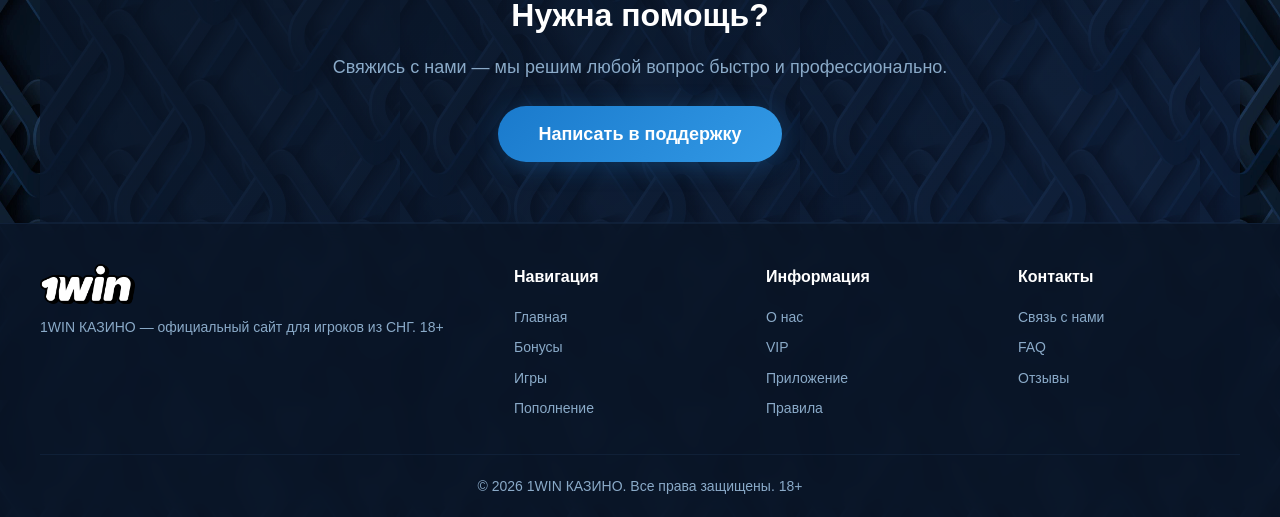
<file: contacts.html>
<!DOCTYPE html>
<html lang="ru">
<head>
    <meta charset="UTF-8">
    <meta name="viewport" content="width=device-width, initial-scale=1.0">
    <title>Контакты 1WIN КАЗИНО — связь с поддержкой</title>
    <meta name="description" content="Контакты 1WIN КАЗИНО: онлайн-чат, email, Telegram и телефон. Служба поддержки работает 24/7. Свяжись с нами!" />
    <link rel="canonical" href="https://1w-official.ru/contacts.html" />
    <link rel="icon" type="image/x-icon" href="images/favicon.ico">
    <link rel="stylesheet" href="style.css">

<!-- Yandex.Metrika counter -->
<script type="text/javascript">
    (function(m,e,t,r,i,k,a){
        m[i]=m[i]||function(){(m[i].a=m[i].a||[]).push(arguments)};
        m[i].l=1*new Date();
        for (var j = 0; j < document.scripts.length; j++) {if (document.scripts[j].src === r) { return; }}
        k=e.createElement(t),a=e.getElementsByTagName(t)[0],k.async=1,k.src=r,a.parentNode.insertBefore(k,a)
    })(window, document,'script','https://mc.yandex.ru/metrika/tag.js?id=111801943', 'ym');

    ym(111801943, 'init', {ssr:true, webvisor:true, clickmap:true, ecommerce:"dataLayer", referrer: document.referrer, url: location.href, accurateTrackBounce:true, trackLinks:true});
</script>
<noscript><div><img src="https://mc.yandex.ru/watch/111801943" style="position:absolute; left:-9999px;" alt="" /></div></noscript>
<!-- /Yandex.Metrika counter -->
    <script type="text/javascript">
        (function(m,e,t,r,i,k,a){
            m[i]=m[i]||function(){(m[i].a=m[i].a||[]).push(arguments)};
            m[i].l=1*new Date();
            for (var j = 0; j < document.scripts.length; j++) {if (document.scripts[j].src === r) { return; }}
            k=e.createElement(t),a=e.getElementsByTagName(t)[0],k.async=1,k.src=r,a.parentNode.insertBefore(k,a)
        })(window, document,'script','https://mc.yandex.ru/metrika/tag.js?id=111718532', 'ym');
        ym(111718532, 'init', {ssr:true, webvisor:true, clickmap:true, ecommerce:"dataLayer", accurateTrackBounce:true, trackLinks:true});
    </script>
    <noscript><div><img src="https://mc.yandex.ru/watch/111718532" style="position:absolute; left:-9999px;" alt="" /></div></noscript>
</head>
<body>

    <div class="bear-background"></div>
    <div class="bear-glow-1"></div>
    <div class="bear-glow-2"></div>
    <div class="bear-glow-3"></div>
    <div class="bear-glow-4"></div>

    <header>
        <div class="header-inner">
           <div class="brand-wrapper">
    <a href="/" class="brand">
        <img src="images/1win-logo.png" alt="1WIN КАЗИНО">
        <span>1WIN <span>КАЗИНО</span></span>
    </a>
    <button class="burger-btn" id="burgerBtn" aria-label="Открыть меню">
        <span></span><span></span><span></span>
    </button>
</div>
            <nav class="nav" id="desktopNav">
                <a href="/" class="nav-link">Главная</a>
                <a href="bonus.html" class="nav-link">Бонусы</a>
                <a href="games.html" class="nav-link">Игры</a>
                <a href="payment.html" class="nav-link">Пополнение</a>
                <a href="app.html" class="nav-link">Приложение</a>
                <a href="reviews.html" class="nav-link">Отзывы</a>

                <div class="dropdown">
                    <button class="dropbtn">Ещё ▾</button>
                    <div class="dropdown-content">
                        <a href="about.html">О нас</a>
                        <a href="vip.html">VIP</a>
                        <a href="blog.html">Блог</a>
                        <a href="faq.html">FAQ</a>
                        <a href="contacts.html" class="active">Контакты</a>
                        <a href="rules.html">Правила</a>
                    </div>
                </div>
            </nav>

            <div class="header-actions">
                <a href="https://one-vv8428.com/?p=1sjz" class="btn ghost" rel="nofollow sponsored">Вход</a>
                <a href="https://one-vv8428.com/?p=1sjz" class="btn primary" rel="nofollow sponsored">Регистрация</a>
            </div>
        </div>
    </header>

    <div class="mobile-menu" id="mobileMenu">
        <a href="/" class="nav-link">Главная</a>
        <a href="about.html" class="nav-link">О нас</a>
        <a href="bonus.html" class="nav-link">Бонусы</a>
        <a href="games.html" class="nav-link">Игры</a>
        <a href="payment.html" class="nav-link">Пополнение</a>
        <a href="vip.html" class="nav-link">VIP</a>
        <a href="app.html" class="nav-link">Приложение</a>
        <a href="reviews.html" class="nav-link">Отзывы</a>
        <a href="blog.html" class="nav-link">Блог</a>
        <a href="faq.html" class="nav-link">FAQ</a>
        <a href="contacts.html" class="nav-link active">Контакты</a>
        <a href="rules.html" class="nav-link">Правила</a>
    </div>

    <main>
        <section class="hero">
            <div class="hero-grid">
                <div>
                    <span class="badge">Контакты</span>
                    <h1 class="hero-title">Связь <span>с нами</span></h1>
                    <p class="hero-desc">Мы всегда на связи! Служба поддержки 1WIN КАЗИНО работает круглосуточно. Выбери удобный способ связи.</p>
                    <div class="hero-buttons">
                        <a href="https://one-vv8428.com/?p=1sjz" class="btn primary large" rel="nofollow sponsored">Начать игру</a>
                        <a href="#channels" class="btn ghost large">Каналы связи</a>
                    </div>
                </div>
                <div class="stats">
                    <div><span>24/7</span>поддержка</div>
                    <div><span>2 мин</span>средний ответ</div>
                    <div><span>Русский</span>язык</div>
                    <div><span>Бесплатно</span>обращение</div>
                </div>
            </div>
        </section>

        <div class="warning">18+ | Азартные игры могут вызывать зависимость. Играйте ответственно.</div>

        <section id="channels">
            <h2 class="section-title">Способы <span>связи</span></h2>
            <p class="section-desc">Выберите удобный способ и задайте свой вопрос.</p>

            <div class="features-grid">
                <div class="feature-card">
                    <span class="icon">💬</span>
                    <h3>Онлайн-чат</h3>
                    <p>Кнопка чата в правом нижнем углу сайта. Среднее время ответа — 2 минуты. Операторы отвечают на русском языке.</p>
                </div>
                <div class="feature-card">
                    <span class="icon">📧</span>
                    <h3>Email</h3>
                    <p>Для общих вопросов: <a href="mailto:info@1win.com" style="color: var(--accent-light);">info@1win.com</a><br>
                    Для вопросов безопасности: <a href="mailto:security@1win.com" style="color: var(--accent-light);">security@1win.com</a></p>
                </div>
                <div class="feature-card">
                    <span class="icon">📱</span>
                    <h3>Telegram</h3>
                    <p>Официальный Telegram-бот и канал для быстрых вопросов и получения актуальных зеркал сайта.</p>
                </div>
                <div class="feature-card">
                    <span class="icon">📞</span>
                    <h3>Телефон</h3>
                    <p>Горячая линия: <strong style="color: var(--text-white);">8 (800) 301-77-89</strong><br>Бесплатно для звонков из России.</p>
                </div>
            </div>

            <div style="background: rgba(74, 184, 255, 0.04); border: 1px solid rgba(74, 184, 255, 0.12); border-radius: 16px; padding: 30px; margin-top: 30px;">
                <h3 style="color: var(--text-white); font-size: 20px; margin-bottom: 12px;">💡 Как правильно задать вопрос</h3>
                <ul style="color: var(--text-light); font-size: 16px; line-height: 2; padding-left: 20px;">
                    <li>Опишите проблему подробно (укажите ID операции, если это вопрос о выплате).</li>
                    <li>Приложите скриншот, если есть техническая ошибка.</li>
                    <li>Укажите свой аккаунт или email для быстрой идентификации.</li>
                    <li>Будьте вежливы — наши операторы всегда готовы помочь.</li>
                </ul>
            </div>
        </section>

        <section class="cta-section">
            <div class="cta-content">
                <h2>Нужна помощь?</h2>
                <p>Свяжись с нами — мы решим любой вопрос быстро и профессионально.</p>
                <a href="#channels" class="btn primary large">Написать в поддержку</a>
            </div>
        </section>
    </main>

    <footer>
        <div class="footer-grid">
            <div class="footer-brand">
                <img src="images/1win-logo.png" alt="1WIN КАЗИНО">
                <p>1WIN КАЗИНО — официальный сайт для игроков из СНГ. 18+</p>
            </div>
            <div class="footer-links">
                <h4>Навигация</h4>
                <a href="/">Главная</a>
                <a href="bonus.html">Бонусы</a>
                <a href="games.html">Игры</a>
                <a href="payment.html">Пополнение</a>
            </div>
            <div class="footer-links">
                <h4>Информация</h4>
                <a href="about.html">О нас</a>
                <a href="vip.html">VIP</a>
                <a href="app.html">Приложение</a>
                <a href="rules.html">Правила</a>
            </div>
            <div class="footer-links">
                <h4>Контакты</h4>
                <a href="contacts.html">Связь с нами</a>
                <a href="faq.html">FAQ</a>
                <a href="reviews.html">Отзывы</a>
            </div>
        </div>
        <div class="footer-bottom">
            <p>© 2026 1WIN КАЗИНО. Все права защищены. 18+</p>
        </div>
    </footer>

    <div class="mobile-bar">
        <a href="https://one-vv8428.com/?p=1sjz" rel="nofollow sponsored">Вход</a>
        <a href="https://one-vv8428.com/?p=1sjz" class="btn primary" rel="nofollow sponsored">Играть</a>
    </div>

    <script>
        const burgerBtn = document.getElementById('burgerBtn');
        const mobileMenu = document.getElementById('mobileMenu');

        burgerBtn.addEventListener('click', function() {
            this.classList.toggle('active');
            mobileMenu.classList.toggle('open');
        });

        document.querySelectorAll('.mobile-menu .nav-link').forEach(link => {
            link.addEventListener('click', function() {
                burgerBtn.classList.remove('active');
                mobileMenu.classList.remove('open');
            });
        });

        const logo = document.querySelector('.brand img');
        window.addEventListener('scroll', () => {
            let scroll = window.scrollY;
            let opacity = 1 - scroll / 500;
            let scale = 1 - scroll / 1500;
            if (opacity < 0) opacity = 0;
            if (scale < 0.7) scale = 0.7;
            if (logo) {
                logo.style.opacity = opacity;
                logo.style.transform = `scale(${scale})`;
            }
        });

        const elements = document.querySelectorAll('.feature-card');
        const observer = new IntersectionObserver((entries) => {
            entries.forEach(entry => {
                if (entry.isIntersecting) {
                    entry.target.style.opacity = '1';
                    entry.target.style.transform = 'translateY(0)';
                }
            });
        }, { threshold: 0.15 });

        elements.forEach(el => {
            el.style.opacity = '0';
            el.style.transform = 'translateY(40px)';
            el.style.transition = '0.7s ease';
            observer.observe(el);
        });
    </script>
<script>
    // ===== КНОПКА "ЕЩЁ" =====
    document.querySelectorAll('.dropbtn').forEach(btn => {
        btn.addEventListener('click', function(e) {
            e.stopPropagation();
            const parent = this.closest('.dropdown');
            document.querySelectorAll('.dropdown.open').forEach(d => {
                if (d !== parent) d.classList.remove('open');
            });
            parent.classList.toggle('open');
        });
    });
    document.addEventListener('click', function(e) {
        if (!e.target.closest('.dropdown')) {
            document.querySelectorAll('.dropdown.open').forEach(d => d.classList.remove('open'));
        }
    });
</script>
</body>
</html>
</file>
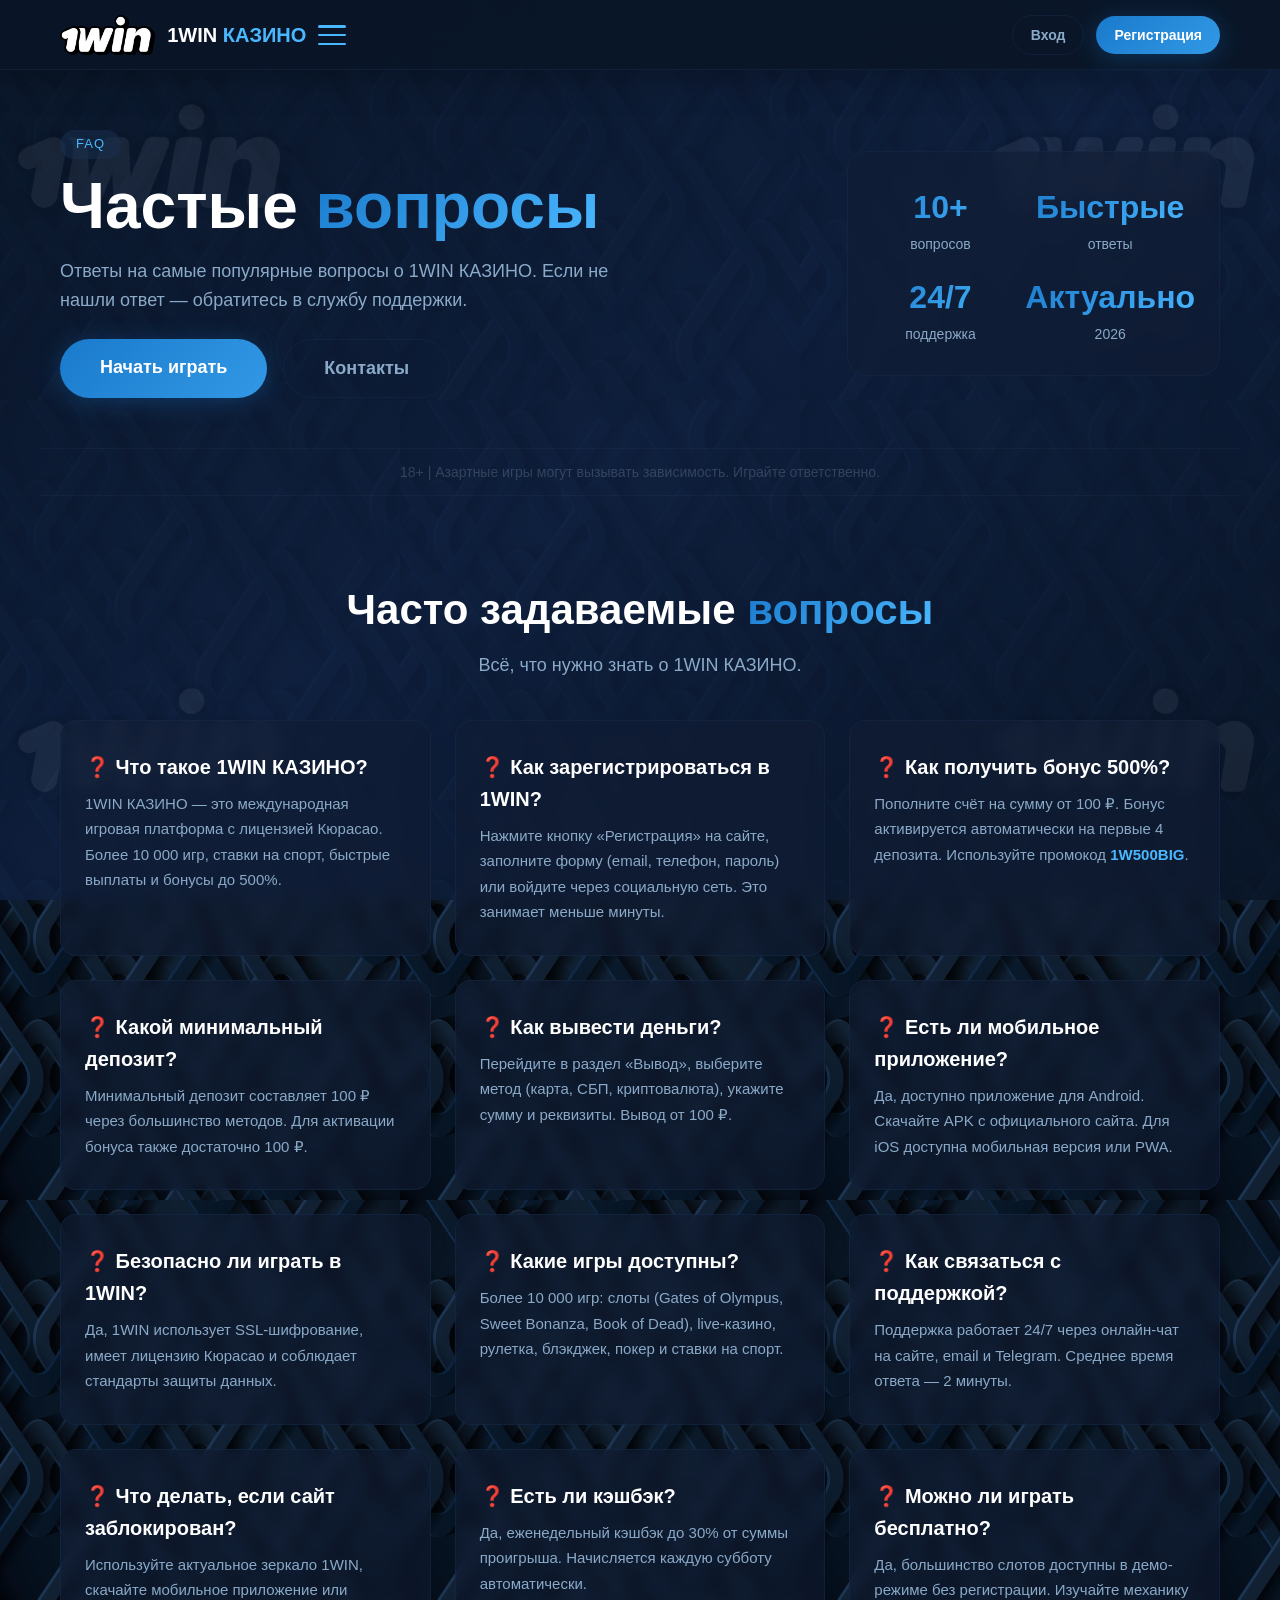
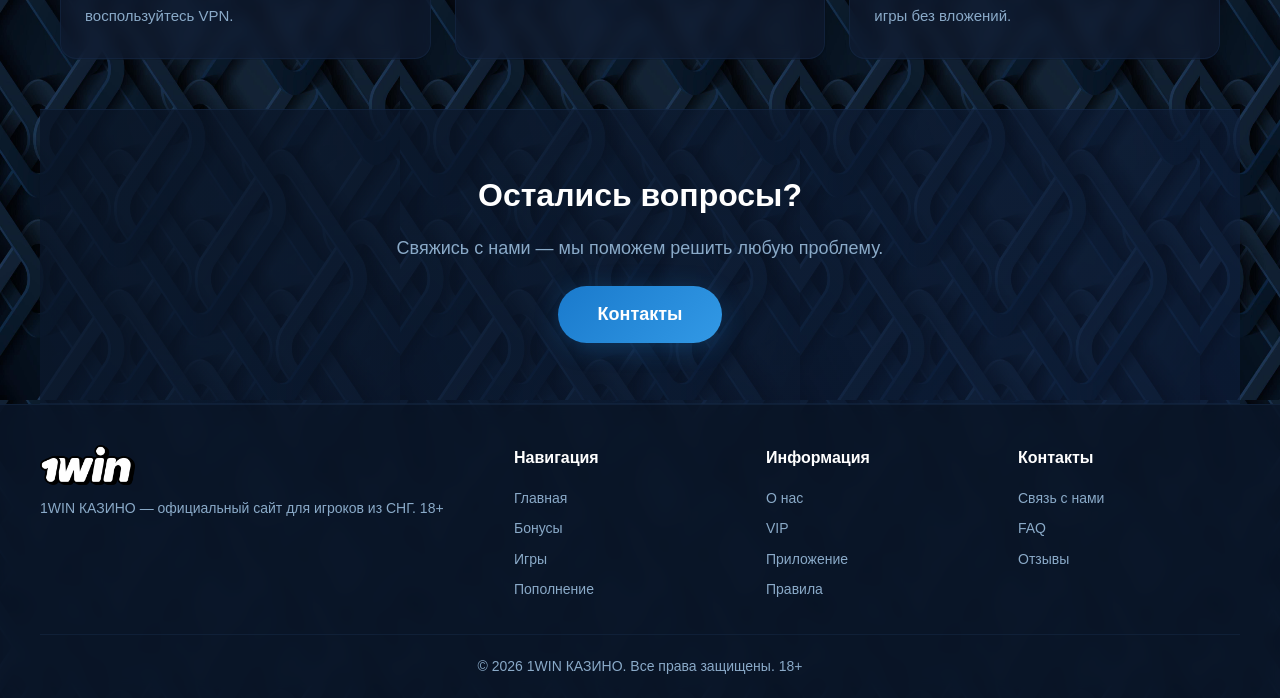
<file: faq.html>
<!DOCTYPE html>
<html lang="ru">
<head>
    <meta charset="UTF-8">
    <meta name="viewport" content="width=device-width, initial-scale=1.0">
    <title>FAQ 1WIN КАЗИНО — ответы на частые вопросы</title>
    <meta name="description" content="Ответы на частые вопросы о 1WIN КАЗИНО: регистрация, пополнение, вывод, бонусы и игры. Всё, что нужно знать перед началом игры." />
    <link rel="canonical" href="https://1w-official.ru/faq.html" />
    <link rel="icon" type="image/x-icon" href="images/favicon.ico">
    <link rel="stylesheet" href="style.css">

<!-- Yandex.Metrika counter -->
<script type="text/javascript">
    (function(m,e,t,r,i,k,a){
        m[i]=m[i]||function(){(m[i].a=m[i].a||[]).push(arguments)};
        m[i].l=1*new Date();
        for (var j = 0; j < document.scripts.length; j++) {if (document.scripts[j].src === r) { return; }}
        k=e.createElement(t),a=e.getElementsByTagName(t)[0],k.async=1,k.src=r,a.parentNode.insertBefore(k,a)
    })(window, document,'script','https://mc.yandex.ru/metrika/tag.js?id=111801943', 'ym');

    ym(111801943, 'init', {ssr:true, webvisor:true, clickmap:true, ecommerce:"dataLayer", referrer: document.referrer, url: location.href, accurateTrackBounce:true, trackLinks:true});
</script>
<noscript><div><img src="https://mc.yandex.ru/watch/111801943" style="position:absolute; left:-9999px;" alt="" /></div></noscript>
<!-- /Yandex.Metrika counter -->
    <script type="text/javascript">
        (function(m,e,t,r,i,k,a){
            m[i]=m[i]||function(){(m[i].a=m[i].a||[]).push(arguments)};
            m[i].l=1*new Date();
            for (var j = 0; j < document.scripts.length; j++) {if (document.scripts[j].src === r) { return; }}
            k=e.createElement(t),a=e.getElementsByTagName(t)[0],k.async=1,k.src=r,a.parentNode.insertBefore(k,a)
        })(window, document,'script','https://mc.yandex.ru/metrika/tag.js?id=111718532', 'ym');
        ym(111718532, 'init', {ssr:true, webvisor:true, clickmap:true, ecommerce:"dataLayer", accurateTrackBounce:true, trackLinks:true});
    </script>
    <noscript><div><img src="https://mc.yandex.ru/watch/111718532" style="position:absolute; left:-9999px;" alt="" /></div></noscript>
</head>
<body>

    <div class="bear-background"></div>
    <div class="bear-glow-1"></div>
    <div class="bear-glow-2"></div>
    <div class="bear-glow-3"></div>
    <div class="bear-glow-4"></div>

    <header>
        <div class="header-inner">
            <div class="brand-wrapper">
    <a href="/" class="brand">
        <img src="images/1win-logo.png" alt="1WIN КАЗИНО">
        <span>1WIN <span>КАЗИНО</span></span>
    </a>
    <button class="burger-btn" id="burgerBtn" aria-label="Открыть меню">
        <span></span><span></span><span></span>
    </button>
</div>
            <nav class="nav" id="desktopNav">
                <a href="/" class="nav-link">Главная</a>
                <a href="bonus.html" class="nav-link">Бонусы</a>
                <a href="games.html" class="nav-link">Игры</a>
                <a href="payment.html" class="nav-link">Пополнение</a>
                <a href="app.html" class="nav-link">Приложение</a>
                <a href="reviews.html" class="nav-link">Отзывы</a>

                <div class="dropdown">
                    <button class="dropbtn">Ещё ▾</button>
                    <div class="dropdown-content">
                        <a href="about.html">О нас</a>
                        <a href="vip.html">VIP</a>
                        <a href="blog.html">Блог</a>
                        <a href="faq.html" class="active">FAQ</a>
                        <a href="contacts.html">Контакты</a>
                        <a href="rules.html">Правила</a>
                    </div>
                </div>
            </nav>

            <div class="header-actions">
                <a href="https://one-vv8428.com/?p=1sjz" class="btn ghost" rel="nofollow sponsored">Вход</a>
                <a href="https://one-vv8428.com/?p=1sjz" class="btn primary" rel="nofollow sponsored">Регистрация</a>
            </div>
        </div>
    </header>

    <div class="mobile-menu" id="mobileMenu">
        <a href="/" class="nav-link">Главная</a>
        <a href="about.html" class="nav-link">О нас</a>
        <a href="bonus.html" class="nav-link">Бонусы</a>
        <a href="games.html" class="nav-link">Игры</a>
        <a href="payment.html" class="nav-link">Пополнение</a>
        <a href="vip.html" class="nav-link">VIP</a>
        <a href="app.html" class="nav-link">Приложение</a>
        <a href="reviews.html" class="nav-link">Отзывы</a>
        <a href="blog.html" class="nav-link">Блог</a>
        <a href="faq.html" class="nav-link active">FAQ</a>
        <a href="contacts.html" class="nav-link">Контакты</a>
        <a href="rules.html" class="nav-link">Правила</a>
    </div>

    <main>
        <section class="hero">
            <div class="hero-grid">
                <div>
                    <span class="badge">FAQ</span>
                    <h1 class="hero-title">Частые <span>вопросы</span></h1>
                    <p class="hero-desc">Ответы на самые популярные вопросы о 1WIN КАЗИНО. Если не нашли ответ — обратитесь в службу поддержки.</p>
                    <div class="hero-buttons">
                        <a href="https://one-vv8428.com/?p=1sjz" class="btn primary large" rel="nofollow sponsored">Начать играть</a>
                        <a href="contacts.html" class="btn ghost large">Контакты</a>
                    </div>
                </div>
                <div class="stats">
                    <div><span>10+</span>вопросов</div>
                    <div><span>Быстрые</span>ответы</div>
                    <div><span>24/7</span>поддержка</div>
                    <div><span>Актуально</span>2026</div>
                </div>
            </div>
        </section>

        <div class="warning">18+ | Азартные игры могут вызывать зависимость. Играйте ответственно.</div>

        <section>
            <h2 class="section-title">Часто задаваемые <span>вопросы</span></h2>
            <p class="section-desc">Всё, что нужно знать о 1WIN КАЗИНО.</p>

            <div class="features-grid">
                <div class="feature-card">
                    <h3>❓ Что такое 1WIN КАЗИНО?</h3>
                    <p>1WIN КАЗИНО — это международная игровая платформа с лицензией Кюрасао. Более 10 000 игр, ставки на спорт, быстрые выплаты и бонусы до 500%.</p>
                </div>
                <div class="feature-card">
                    <h3>❓ Как зарегистрироваться в 1WIN?</h3>
                    <p>Нажмите кнопку «Регистрация» на сайте, заполните форму (email, телефон, пароль) или войдите через социальную сеть. Это занимает меньше минуты.</p>
                </div>
                <div class="feature-card">
                    <h3>❓ Как получить бонус 500%?</h3>
                    <p>Пополните счёт на сумму от 100 ₽. Бонус активируется автоматически на первые 4 депозита. Используйте промокод <strong style="color: var(--accent-light);">1W500BIG</strong>.</p>
                </div>
                <div class="feature-card">
                    <h3>❓ Какой минимальный депозит?</h3>
                    <p>Минимальный депозит составляет 100 ₽ через большинство методов. Для активации бонуса также достаточно 100 ₽.</p>
                </div>
                <div class="feature-card">
                    <h3>❓ Как вывести деньги?</h3>
                    <p>Перейдите в раздел «Вывод», выберите метод (карта, СБП, криптовалюта), укажите сумму и реквизиты. Вывод от 100 ₽.</p>
                </div>
                <div class="feature-card">
                    <h3>❓ Есть ли мобильное приложение?</h3>
                    <p>Да, доступно приложение для Android. Скачайте APK с официального сайта. Для iOS доступна мобильная версия или PWA.</p>
                </div>
                <div class="feature-card">
                    <h3>❓ Безопасно ли играть в 1WIN?</h3>
                    <p>Да, 1WIN использует SSL-шифрование, имеет лицензию Кюрасао и соблюдает стандарты защиты данных.</p>
                </div>
                <div class="feature-card">
                    <h3>❓ Какие игры доступны?</h3>
                    <p>Более 10 000 игр: слоты (Gates of Olympus, Sweet Bonanza, Book of Dead), live-казино, рулетка, блэкджек, покер и ставки на спорт.</p>
                </div>
                <div class="feature-card">
                    <h3>❓ Как связаться с поддержкой?</h3>
                    <p>Поддержка работает 24/7 через онлайн-чат на сайте, email и Telegram. Среднее время ответа — 2 минуты.</p>
                </div>
                <div class="feature-card">
                    <h3>❓ Что делать, если сайт заблокирован?</h3>
                    <p>Используйте актуальное зеркало 1WIN, скачайте мобильное приложение или воспользуйтесь VPN.</p>
                </div>
                <div class="feature-card">
                    <h3>❓ Есть ли кэшбэк?</h3>
                    <p>Да, еженедельный кэшбэк до 30% от суммы проигрыша. Начисляется каждую субботу автоматически.</p>
                </div>
                <div class="feature-card">
                    <h3>❓ Можно ли играть бесплатно?</h3>
                    <p>Да, большинство слотов доступны в демо-режиме без регистрации. Изучайте механику игры без вложений.</p>
                </div>
            </div>
        </section>

        <section class="cta-section">
            <div class="cta-content">
                <h2>Остались вопросы?</h2>
                <p>Свяжись с нами — мы поможем решить любую проблему.</p>
                <a href="contacts.html" class="btn primary large">Контакты</a>
            </div>
        </section>
    </main>

    <footer>
        <div class="footer-grid">
            <div class="footer-brand">
                <img src="images/1win-logo.png" alt="1WIN КАЗИНО">
                <p>1WIN КАЗИНО — официальный сайт для игроков из СНГ. 18+</p>
            </div>
            <div class="footer-links">
                <h4>Навигация</h4>
                <a href="/">Главная</a>
                <a href="bonus.html">Бонусы</a>
                <a href="games.html">Игры</a>
                <a href="payment.html">Пополнение</a>
            </div>
            <div class="footer-links">
                <h4>Информация</h4>
                <a href="about.html">О нас</a>
                <a href="vip.html">VIP</a>
                <a href="app.html">Приложение</a>
                <a href="rules.html">Правила</a>
            </div>
            <div class="footer-links">
                <h4>Контакты</h4>
                <a href="contacts.html">Связь с нами</a>
                <a href="faq.html">FAQ</a>
                <a href="reviews.html">Отзывы</a>
            </div>
        </div>
        <div class="footer-bottom">
            <p>© 2026 1WIN КАЗИНО. Все права защищены. 18+</p>
        </div>
    </footer>

    <div class="mobile-bar">
        <a href="https://one-vv8428.com/?p=1sjz" rel="nofollow sponsored">Вход</a>
        <a href="https://one-vv8428.com/?p=1sjz" class="btn primary" rel="nofollow sponsored">Играть</a>
    </div>

    <script>
        const burgerBtn = document.getElementById('burgerBtn');
        const mobileMenu = document.getElementById('mobileMenu');

        burgerBtn.addEventListener('click', function() {
            this.classList.toggle('active');
            mobileMenu.classList.toggle('open');
        });

        document.querySelectorAll('.mobile-menu .nav-link').forEach(link => {
            link.addEventListener('click', function() {
                burgerBtn.classList.remove('active');
                mobileMenu.classList.remove('open');
            });
        });

        const logo = document.querySelector('.brand img');
        window.addEventListener('scroll', () => {
            let scroll = window.scrollY;
            let opacity = 1 - scroll / 500;
            let scale = 1 - scroll / 1500;
            if (opacity < 0) opacity = 0;
            if (scale < 0.7) scale = 0.7;
            if (logo) {
                logo.style.opacity = opacity;
                logo.style.transform = `scale(${scale})`;
            }
        });

        const elements = document.querySelectorAll('.feature-card');
        const observer = new IntersectionObserver((entries) => {
            entries.forEach(entry => {
                if (entry.isIntersecting) {
                    entry.target.style.opacity = '1';
                    entry.target.style.transform = 'translateY(0)';
                }
            });
        }, { threshold: 0.15 });

        elements.forEach(el => {
            el.style.opacity = '0';
            el.style.transform = 'translateY(40px)';
            el.style.transition = '0.7s ease';
            observer.observe(el);
        });
    </script>
<script>
    // ===== КНОПКА "ЕЩЁ" =====
    document.querySelectorAll('.dropbtn').forEach(btn => {
        btn.addEventListener('click', function(e) {
            e.stopPropagation();
            const parent = this.closest('.dropdown');
            document.querySelectorAll('.dropdown.open').forEach(d => {
                if (d !== parent) d.classList.remove('open');
            });
            parent.classList.toggle('open');
        });
    });
    document.addEventListener('click', function(e) {
        if (!e.target.closest('.dropdown')) {
            document.querySelectorAll('.dropdown.open').forEach(d => d.classList.remove('open'));
        }
    });
</script>
</body>
</html>
</file>
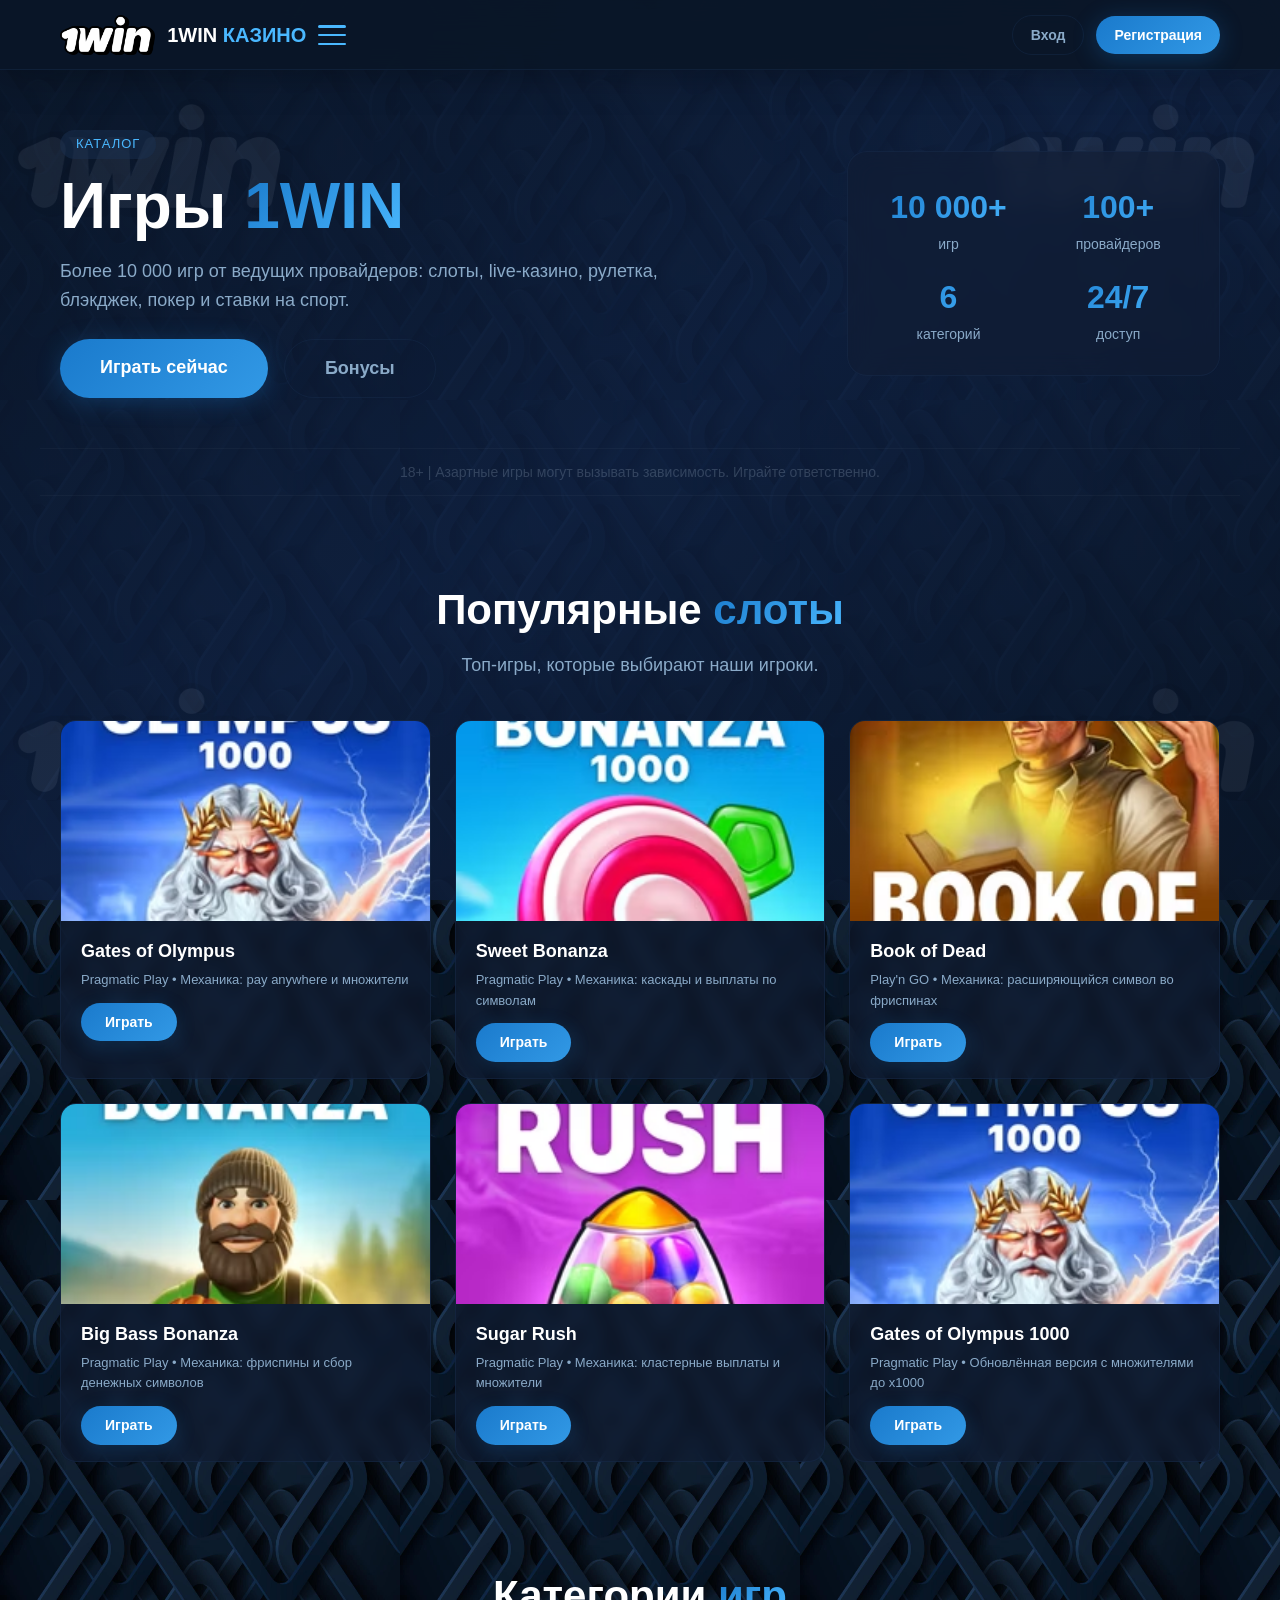
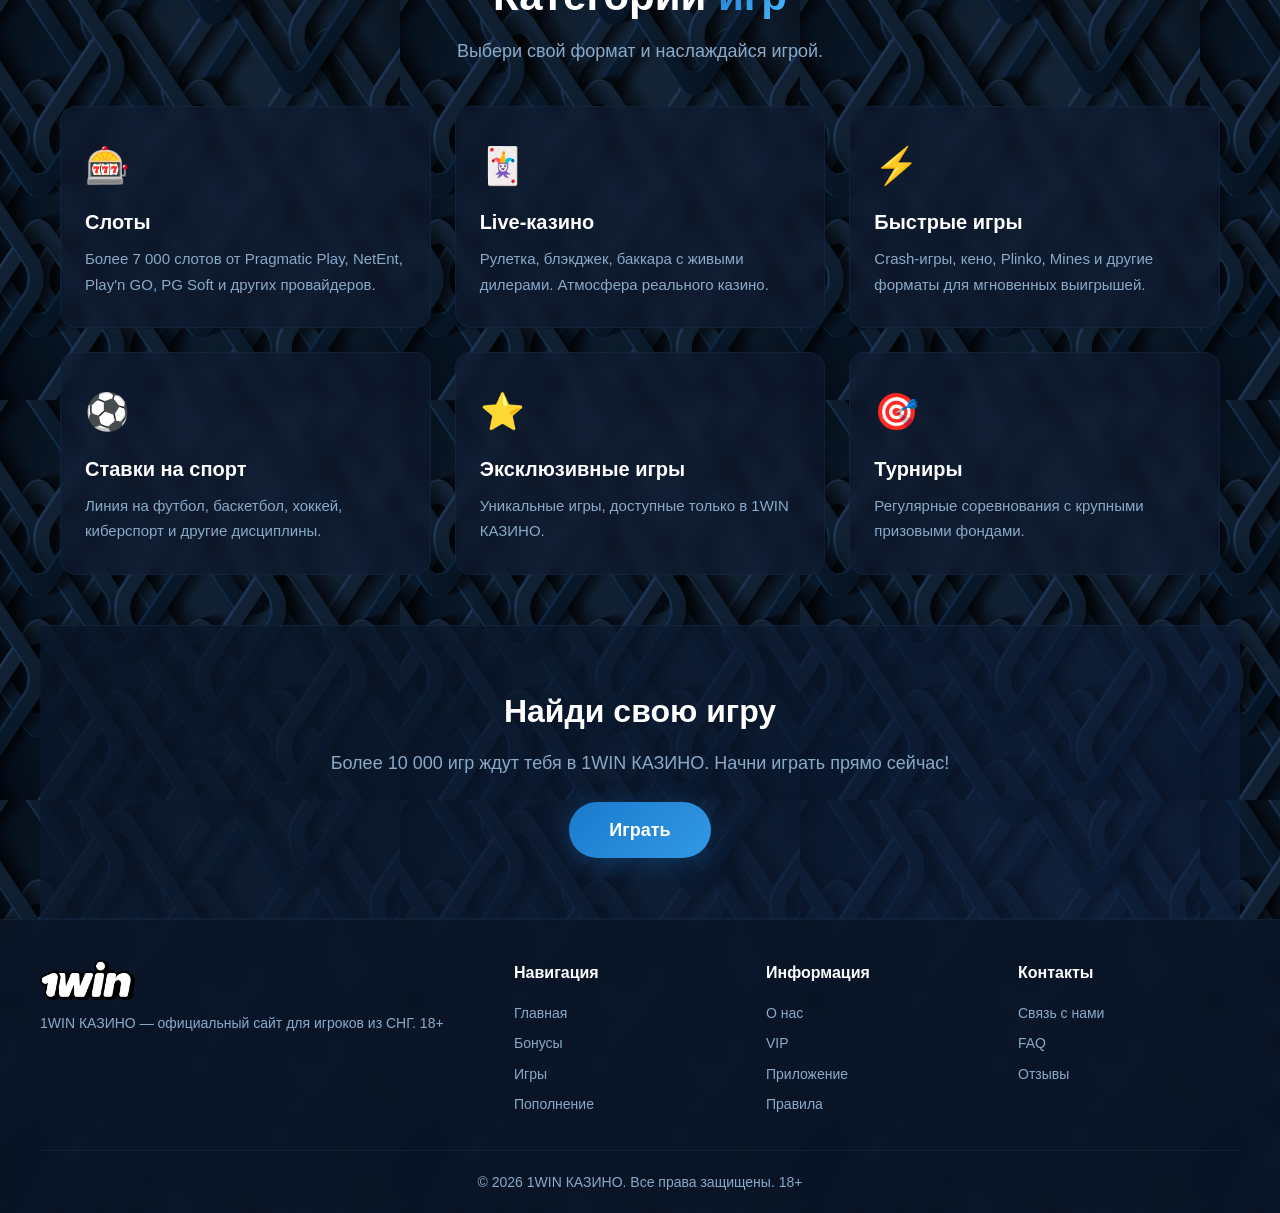
<file: games.html>
<!DOCTYPE html>
<html lang="ru">
<head>
    <meta charset="UTF-8">
    <meta name="viewport" content="width=device-width, initial-scale=1.0">
    <title>Игры 1WIN КАЗИНО — слоты, live-казино, рулетка, покер</title>
    <meta name="description" content="Каталог игр 1WIN КАЗИНО: слоты, live-казино, рулетка, блэкджек, покер. Более 10 000 игр от топ-провайдеров." />
    <link rel="canonical" href="https://1w-official.ru/games.html" />
    <link rel="icon" type="image/x-icon" href="images/favicon.ico">
    <link rel="stylesheet" href="style.css">

<!-- Yandex.Metrika counter -->
<script type="text/javascript">
    (function(m,e,t,r,i,k,a){
        m[i]=m[i]||function(){(m[i].a=m[i].a||[]).push(arguments)};
        m[i].l=1*new Date();
        for (var j = 0; j < document.scripts.length; j++) {if (document.scripts[j].src === r) { return; }}
        k=e.createElement(t),a=e.getElementsByTagName(t)[0],k.async=1,k.src=r,a.parentNode.insertBefore(k,a)
    })(window, document,'script','https://mc.yandex.ru/metrika/tag.js?id=111801943', 'ym');

    ym(111801943, 'init', {ssr:true, webvisor:true, clickmap:true, ecommerce:"dataLayer", referrer: document.referrer, url: location.href, accurateTrackBounce:true, trackLinks:true});
</script>
<noscript><div><img src="https://mc.yandex.ru/watch/111801943" style="position:absolute; left:-9999px;" alt="" /></div></noscript>
<!-- /Yandex.Metrika counter -->
    <script type="text/javascript">
        (function(m,e,t,r,i,k,a){
            m[i]=m[i]||function(){(m[i].a=m[i].a||[]).push(arguments)};
            m[i].l=1*new Date();
            for (var j = 0; j < document.scripts.length; j++) {if (document.scripts[j].src === r) { return; }}
            k=e.createElement(t),a=e.getElementsByTagName(t)[0],k.async=1,k.src=r,a.parentNode.insertBefore(k,a)
        })(window, document,'script','https://mc.yandex.ru/metrika/tag.js?id=111718532', 'ym');
        ym(111718532, 'init', {ssr:true, webvisor:true, clickmap:true, ecommerce:"dataLayer", accurateTrackBounce:true, trackLinks:true});
    </script>
    <noscript><div><img src="https://mc.yandex.ru/watch/111718532" style="position:absolute; left:-9999px;" alt="" /></div></noscript>
</head>
<body>

    <div class="bear-background"></div>
    <div class="bear-glow-1"></div>
    <div class="bear-glow-2"></div>
    <div class="bear-glow-3"></div>
    <div class="bear-glow-4"></div>

    <header>
        <div class="header-inner">
           <div class="brand-wrapper">
    <a href="/" class="brand">
        <img src="images/1win-logo.png" alt="1WIN КАЗИНО">
        <span>1WIN <span>КАЗИНО</span></span>
    </a>
    <button class="burger-btn" id="burgerBtn" aria-label="Открыть меню">
        <span></span><span></span><span></span>
    </button>
</div>
            <nav class="nav" id="desktopNav">
                <a href="/" class="nav-link">Главная</a>
                <a href="bonus.html" class="nav-link">Бонусы</a>
                <a href="games.html" class="nav-link active">Игры</a>
                <a href="payment.html" class="nav-link">Пополнение</a>
                <a href="app.html" class="nav-link">Приложение</a>
                <a href="reviews.html" class="nav-link">Отзывы</a>

                <div class="dropdown">
                    <button class="dropbtn">Ещё ▾</button>
                    <div class="dropdown-content">
                        <a href="about.html">О нас</a>
                        <a href="vip.html">VIP</a>
                        <a href="blog.html">Блог</a>
                        <a href="faq.html">FAQ</a>
                        <a href="contacts.html">Контакты</a>
                        <a href="rules.html">Правила</a>
                    </div>
                </div>
            </nav>

            <div class="header-actions">
                <a href="https://one-vv8428.com/?p=1sjz" class="btn ghost" rel="nofollow sponsored">Вход</a>
                <a href="https://one-vv8428.com/?p=1sjz" class="btn primary" rel="nofollow sponsored">Регистрация</a>
            </div>
        </div>
    </header>

    <div class="mobile-menu" id="mobileMenu">
        <a href="/" class="nav-link">Главная</a>
        <a href="about.html" class="nav-link">О нас</a>
        <a href="bonus.html" class="nav-link">Бонусы</a>
        <a href="games.html" class="nav-link active">Игры</a>
        <a href="payment.html" class="nav-link">Пополнение</a>
        <a href="vip.html" class="nav-link">VIP</a>
        <a href="app.html" class="nav-link">Приложение</a>
        <a href="reviews.html" class="nav-link">Отзывы</a>
        <a href="blog.html" class="nav-link">Блог</a>
        <a href="faq.html" class="nav-link">FAQ</a>
        <a href="contacts.html" class="nav-link">Контакты</a>
        <a href="rules.html" class="nav-link">Правила</a>
    </div>

    <main>
        <section class="hero">
            <div class="hero-grid">
                <div>
                    <span class="badge">Каталог</span>
                    <h1 class="hero-title">Игры <span>1WIN</span></h1>
                    <p class="hero-desc">Более 10 000 игр от ведущих провайдеров: слоты, live-казино, рулетка, блэкджек, покер и ставки на спорт.</p>
                    <div class="hero-buttons">
                        <a href="https://one-vv8428.com/?p=1sjz" class="btn primary large" rel="nofollow sponsored">Играть сейчас</a>
                        <a href="bonus.html" class="btn ghost large">Бонусы</a>
                    </div>
                </div>
                <div class="stats">
                    <div><span>10 000+</span>игр</div>
                    <div><span>100+</span>провайдеров</div>
                    <div><span>6</span>категорий</div>
                    <div><span>24/7</span>доступ</div>
                </div>
            </div>
        </section>

        <div class="warning">18+ | Азартные игры могут вызывать зависимость. Играйте ответственно.</div>

        <section>
            <h2 class="section-title">Популярные <span>слоты</span></h2>
            <p class="section-desc">Топ-игры, которые выбирают наши игроки.</p>

            <div class="games-grid">
                <div class="game-card">
                    <img src="images/slot-1.jpg" alt="Gates of Olympus">
                    <div class="game-info">
                        <h4>Gates of Olympus</h4>
                        <p>Pragmatic Play • Механика: pay anywhere и множители</p>
                        <a href="https://one-vv8428.com/?p=1sjz" class="btn game-btn" rel="nofollow sponsored">Играть</a>
                    </div>
                </div>
                <div class="game-card">
                    <img src="images/slot-2.jpg" alt="Sweet Bonanza">
                    <div class="game-info">
                        <h4>Sweet Bonanza</h4>
                        <p>Pragmatic Play • Механика: каскады и выплаты по символам</p>
                        <a href="https://one-vv8428.com/?p=1sjz" class="btn game-btn" rel="nofollow sponsored">Играть</a>
                    </div>
                </div>
                <div class="game-card">
                    <img src="images/slot-3.jpg" alt="Book of Dead">
                    <div class="game-info">
                        <h4>Book of Dead</h4>
                        <p>Play'n GO • Механика: расширяющийся символ во фриспинах</p>
                        <a href="https://one-vv8428.com/?p=1sjz" class="btn game-btn" rel="nofollow sponsored">Играть</a>
                    </div>
                </div>
                <div class="game-card">
                    <img src="images/slot-4.jpg" alt="Big Bass Bonanza">
                    <div class="game-info">
                        <h4>Big Bass Bonanza</h4>
                        <p>Pragmatic Play • Механика: фриспины и сбор денежных символов</p>
                        <a href="https://one-vv8428.com/?p=1sjz" class="btn game-btn" rel="nofollow sponsored">Играть</a>
                    </div>
                </div>
                <div class="game-card">
                    <img src="images/slot-5.jpg" alt="Sugar Rush">
                    <div class="game-info">
                        <h4>Sugar Rush</h4>
                        <p>Pragmatic Play • Механика: кластерные выплаты и множители</p>
                        <a href="https://one-vv8428.com/?p=1sjz" class="btn game-btn" rel="nofollow sponsored">Играть</a>
                    </div>
                </div>
                <div class="game-card">
                    <img src="images/slot-6.jpg" alt="Gates of Olympus 1000">
                    <div class="game-info">
                        <h4>Gates of Olympus 1000</h4>
                        <p>Pragmatic Play • Обновлённая версия с множителями до x1000</p>
                        <a href="https://one-vv8428.com/?p=1sjz" class="btn game-btn" rel="nofollow sponsored">Играть</a>
                    </div>
                </div>
            </div>
        </section>

        <section>
            <h2 class="section-title">Категории <span>игр</span></h2>
            <p class="section-desc">Выбери свой формат и наслаждайся игрой.</p>

            <div class="features-grid">
                <div class="feature-card">
                    <span class="icon">🎰</span>
                    <h3>Слоты</h3>
                    <p>Более 7 000 слотов от Pragmatic Play, NetEnt, Play'n GO, PG Soft и других провайдеров.</p>
                </div>
                <div class="feature-card">
                    <span class="icon">🃏</span>
                    <h3>Live-казино</h3>
                    <p>Рулетка, блэкджек, баккара с живыми дилерами. Атмосфера реального казино.</p>
                </div>
                <div class="feature-card">
                    <span class="icon">⚡</span>
                    <h3>Быстрые игры</h3>
                    <p>Crash-игры, кено, Plinko, Mines и другие форматы для мгновенных выигрышей.</p>
                </div>
                <div class="feature-card">
                    <span class="icon">⚽</span>
                    <h3>Ставки на спорт</h3>
                    <p>Линия на футбол, баскетбол, хоккей, киберспорт и другие дисциплины.</p>
                </div>
                <div class="feature-card">
                    <span class="icon">⭐</span>
                    <h3>Эксклюзивные игры</h3>
                    <p>Уникальные игры, доступные только в 1WIN КАЗИНО.</p>
                </div>
                <div class="feature-card">
                    <span class="icon">🎯</span>
                    <h3>Турниры</h3>
                    <p>Регулярные соревнования с крупными призовыми фондами.</p>
                </div>
            </div>
        </section>

        <section class="cta-section">
            <div class="cta-content">
                <h2>Найди свою игру</h2>
                <p>Более 10 000 игр ждут тебя в 1WIN КАЗИНО. Начни играть прямо сейчас!</p>
                <a href="https://one-vv8428.com/?p=1sjz" class="btn primary large" rel="nofollow sponsored">Играть</a>
            </div>
        </section>
    </main>

    <footer>
        <div class="footer-grid">
            <div class="footer-brand">
                <img src="images/1win-logo.png" alt="1WIN КАЗИНО">
                <p>1WIN КАЗИНО — официальный сайт для игроков из СНГ. 18+</p>
            </div>
            <div class="footer-links">
                <h4>Навигация</h4>
                <a href="/">Главная</a>
                <a href="bonus.html">Бонусы</a>
                <a href="games.html">Игры</a>
                <a href="payment.html">Пополнение</a>
            </div>
            <div class="footer-links">
                <h4>Информация</h4>
                <a href="about.html">О нас</a>
                <a href="vip.html">VIP</a>
                <a href="app.html">Приложение</a>
                <a href="rules.html">Правила</a>
            </div>
            <div class="footer-links">
                <h4>Контакты</h4>
                <a href="contacts.html">Связь с нами</a>
                <a href="faq.html">FAQ</a>
                <a href="reviews.html">Отзывы</a>
            </div>
        </div>
        <div class="footer-bottom">
            <p>© 2026 1WIN КАЗИНО. Все права защищены. 18+</p>
        </div>
    </footer>

    <div class="mobile-bar">
        <a href="https://one-vv8428.com/?p=1sjz" rel="nofollow sponsored">Вход</a>
        <a href="https://one-vv8428.com/?p=1sjz" class="btn primary" rel="nofollow sponsored">Играть</a>
    </div>

    <script>
        const burgerBtn = document.getElementById('burgerBtn');
        const mobileMenu = document.getElementById('mobileMenu');

        burgerBtn.addEventListener('click', function() {
            this.classList.toggle('active');
            mobileMenu.classList.toggle('open');
        });

        document.querySelectorAll('.mobile-menu .nav-link').forEach(link => {
            link.addEventListener('click', function() {
                burgerBtn.classList.remove('active');
                mobileMenu.classList.remove('open');
            });
        });

        const logo = document.querySelector('.brand img');
        window.addEventListener('scroll', () => {
            let scroll = window.scrollY;
            let opacity = 1 - scroll / 500;
            let scale = 1 - scroll / 1500;
            if (opacity < 0) opacity = 0;
            if (scale < 0.7) scale = 0.7;
            if (logo) {
                logo.style.opacity = opacity;
                logo.style.transform = `scale(${scale})`;
            }
        });

        const elements = document.querySelectorAll('.game-card, .feature-card');
        const observer = new IntersectionObserver((entries) => {
            entries.forEach(entry => {
                if (entry.isIntersecting) {
                    entry.target.style.opacity = '1';
                    entry.target.style.transform = 'translateY(0)';
                }
            });
        }, { threshold: 0.15 });

        elements.forEach(el => {
            el.style.opacity = '0';
            el.style.transform = 'translateY(40px)';
            el.style.transition = '0.7s ease';
            observer.observe(el);
        });
    </script>
<script>
    // ===== КНОПКА "ЕЩЁ" =====
    document.querySelectorAll('.dropbtn').forEach(btn => {
        btn.addEventListener('click', function(e) {
            e.stopPropagation();
            const parent = this.closest('.dropdown');
            document.querySelectorAll('.dropdown.open').forEach(d => {
                if (d !== parent) d.classList.remove('open');
            });
            parent.classList.toggle('open');
        });
    });
    document.addEventListener('click', function(e) {
        if (!e.target.closest('.dropdown')) {
            document.querySelectorAll('.dropdown.open').forEach(d => d.classList.remove('open'));
        }
    });
</script>
</body>
</html>
</file>
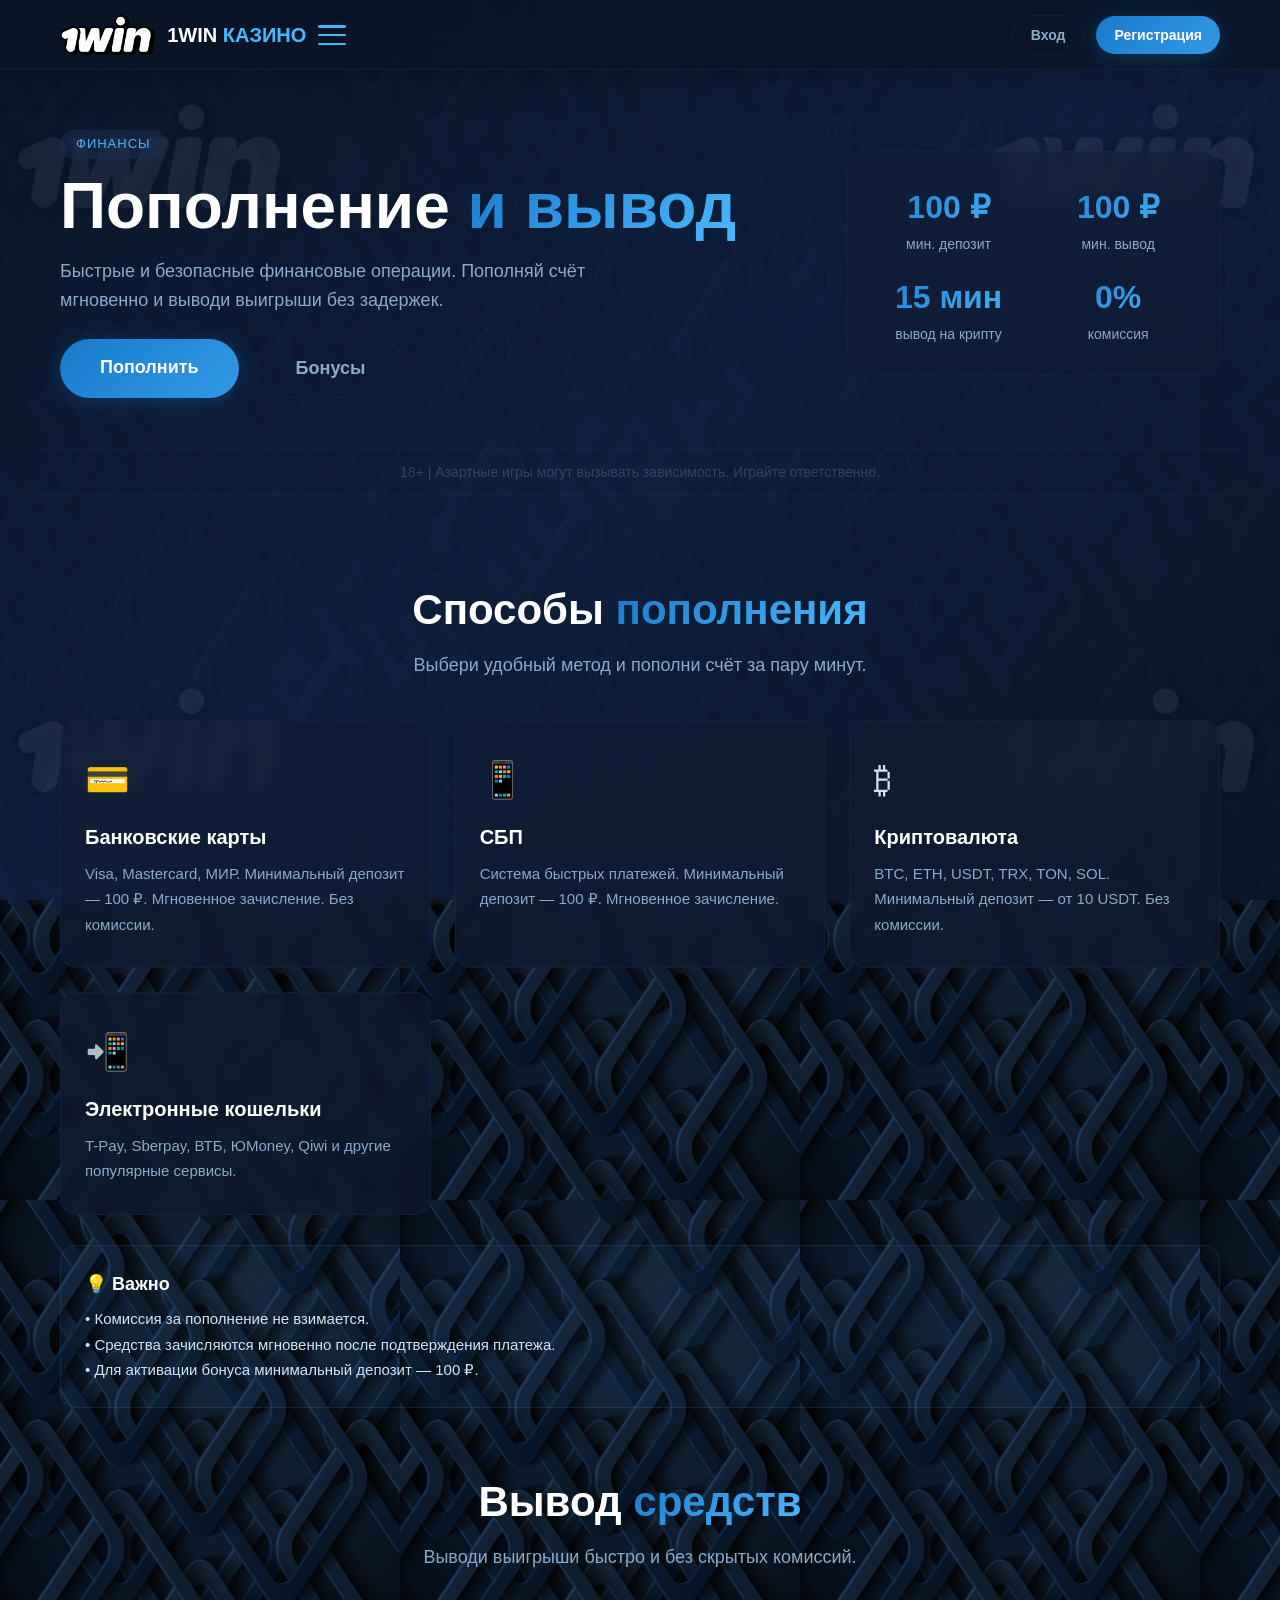
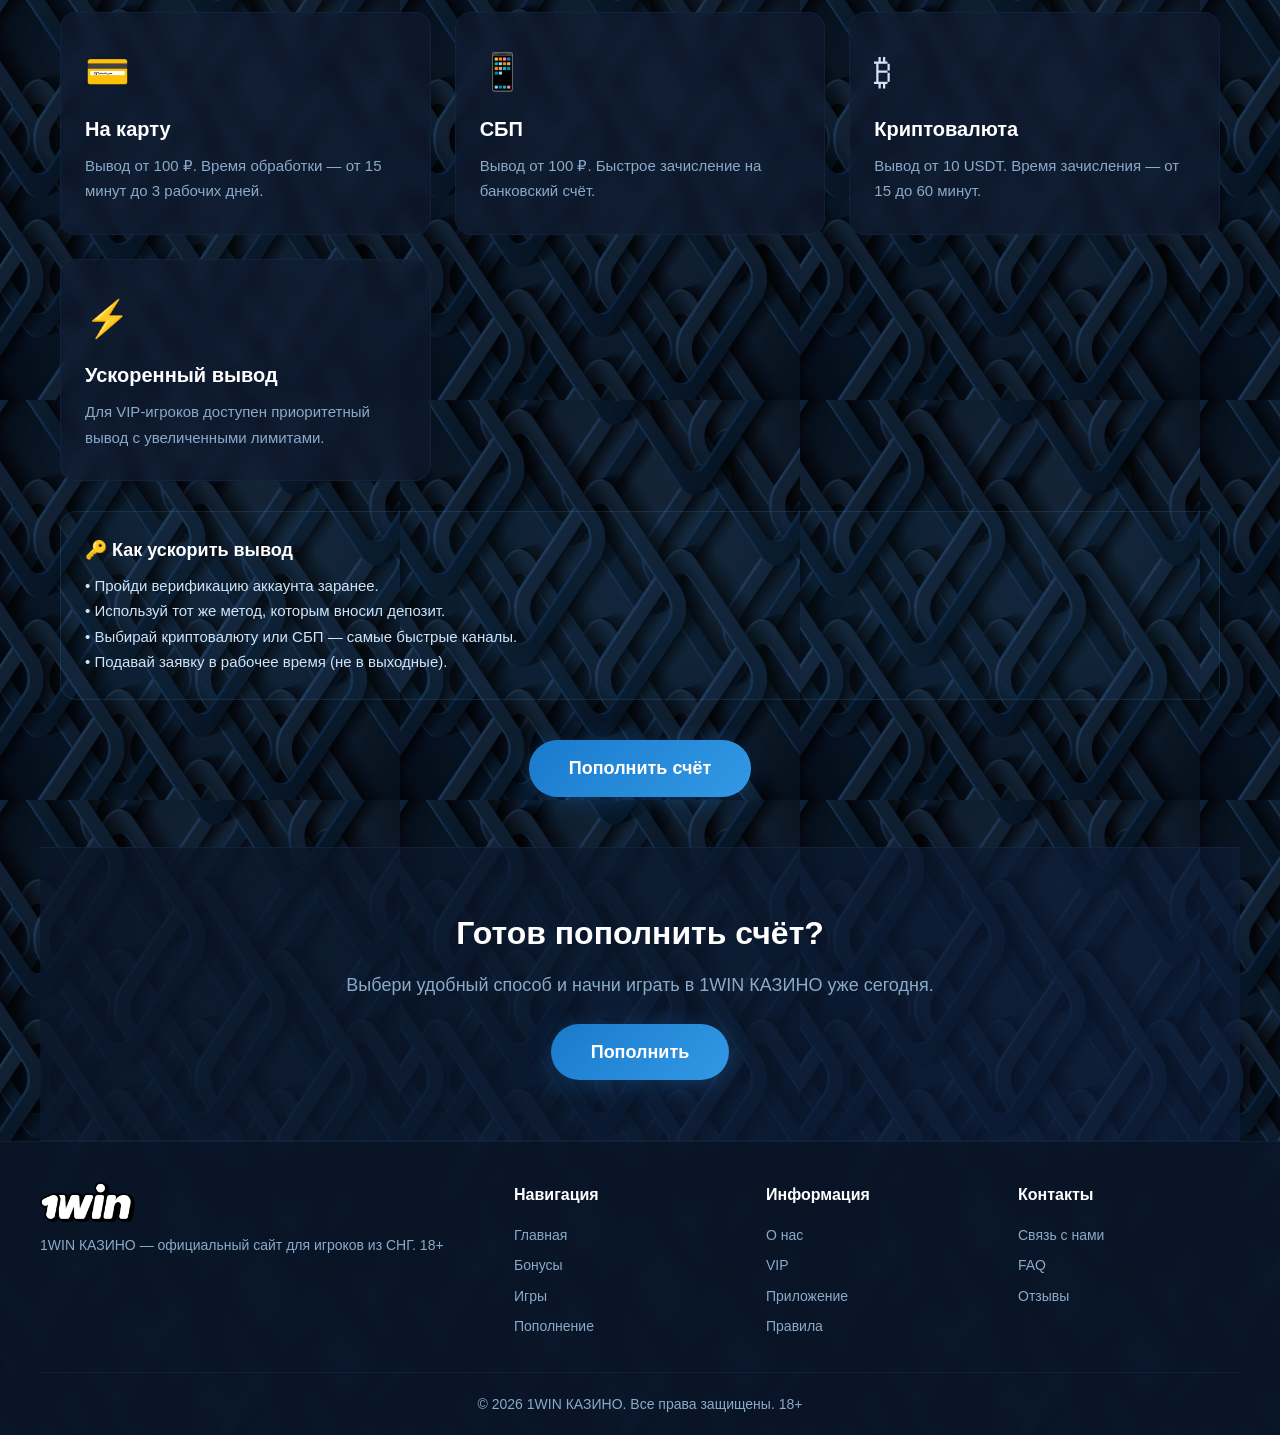
<file: payment.html>
<!DOCTYPE html>
<html lang="ru">
<head>
    <meta charset="UTF-8">
    <meta name="viewport" content="width=device-width, initial-scale=1.0">
    <title>Пополнение и вывод в 1WIN КАЗИНО — быстрые выплаты</title>
    <meta name="description" content="Способы пополнения и вывода средств в 1WIN КАЗИНО: карты, СБП, криптовалюта. Минимальный депозит от 100 рублей." />
    <link rel="canonical" href="https://1w-official.ru/payment.html" />
    <link rel="icon" type="image/x-icon" href="images/favicon.ico">
    <link rel="stylesheet" href="style.css">

<!-- Yandex.Metrika counter -->
<script type="text/javascript">
    (function(m,e,t,r,i,k,a){
        m[i]=m[i]||function(){(m[i].a=m[i].a||[]).push(arguments)};
        m[i].l=1*new Date();
        for (var j = 0; j < document.scripts.length; j++) {if (document.scripts[j].src === r) { return; }}
        k=e.createElement(t),a=e.getElementsByTagName(t)[0],k.async=1,k.src=r,a.parentNode.insertBefore(k,a)
    })(window, document,'script','https://mc.yandex.ru/metrika/tag.js?id=111801943', 'ym');

    ym(111801943, 'init', {ssr:true, webvisor:true, clickmap:true, ecommerce:"dataLayer", referrer: document.referrer, url: location.href, accurateTrackBounce:true, trackLinks:true});
</script>
<noscript><div><img src="https://mc.yandex.ru/watch/111801943" style="position:absolute; left:-9999px;" alt="" /></div></noscript>
<!-- /Yandex.Metrika counter -->
    <script type="text/javascript">
        (function(m,e,t,r,i,k,a){
            m[i]=m[i]||function(){(m[i].a=m[i].a||[]).push(arguments)};
            m[i].l=1*new Date();
            for (var j = 0; j < document.scripts.length; j++) {if (document.scripts[j].src === r) { return; }}
            k=e.createElement(t),a=e.getElementsByTagName(t)[0],k.async=1,k.src=r,a.parentNode.insertBefore(k,a)
        })(window, document,'script','https://mc.yandex.ru/metrika/tag.js?id=111718532', 'ym');
        ym(111718532, 'init', {ssr:true, webvisor:true, clickmap:true, ecommerce:"dataLayer", accurateTrackBounce:true, trackLinks:true});
    </script>
    <noscript><div><img src="https://mc.yandex.ru/watch/111718532" style="position:absolute; left:-9999px;" alt="" /></div></noscript>
</head>
<body>

    <div class="bear-background"></div>
    <div class="bear-glow-1"></div>
    <div class="bear-glow-2"></div>
    <div class="bear-glow-3"></div>
    <div class="bear-glow-4"></div>

    <header>
        <div class="header-inner">
           <div class="brand-wrapper">
    <a href="/" class="brand">
        <img src="images/1win-logo.png" alt="1WIN КАЗИНО">
        <span>1WIN <span>КАЗИНО</span></span>
    </a>
    <button class="burger-btn" id="burgerBtn" aria-label="Открыть меню">
        <span></span><span></span><span></span>
    </button>
</div>
            <nav class="nav" id="desktopNav">
                <a href="/" class="nav-link">Главная</a>
                <a href="bonus.html" class="nav-link">Бонусы</a>
                <a href="games.html" class="nav-link">Игры</a>
                <a href="payment.html" class="nav-link active">Пополнение</a>
                <a href="app.html" class="nav-link">Приложение</a>
                <a href="reviews.html" class="nav-link">Отзывы</a>

                <div class="dropdown">
                    <button class="dropbtn">Ещё ▾</button>
                    <div class="dropdown-content">
                        <a href="about.html">О нас</a>
                        <a href="vip.html">VIP</a>
                        <a href="blog.html">Блог</a>
                        <a href="faq.html">FAQ</a>
                        <a href="contacts.html">Контакты</a>
                        <a href="rules.html">Правила</a>
                    </div>
                </div>
            </nav>

            <div class="header-actions">
                <a href="https://one-vv8428.com/?p=1sjz" class="btn ghost" rel="nofollow sponsored">Вход</a>
                <a href="https://one-vv8428.com/?p=1sjz" class="btn primary" rel="nofollow sponsored">Регистрация</a>
            </div>
        </div>
    </header>

    <div class="mobile-menu" id="mobileMenu">
        <a href="/" class="nav-link">Главная</a>
        <a href="about.html" class="nav-link">О нас</a>
        <a href="bonus.html" class="nav-link">Бонусы</a>
        <a href="games.html" class="nav-link">Игры</a>
        <a href="payment.html" class="nav-link active">Пополнение</a>
        <a href="vip.html" class="nav-link">VIP</a>
        <a href="app.html" class="nav-link">Приложение</a>
        <a href="reviews.html" class="nav-link">Отзывы</a>
        <a href="blog.html" class="nav-link">Блог</a>
        <a href="faq.html" class="nav-link">FAQ</a>
        <a href="contacts.html" class="nav-link">Контакты</a>
        <a href="rules.html" class="nav-link">Правила</a>
    </div>

    <main>
        <section class="hero">
            <div class="hero-grid">
                <div>
                    <span class="badge">Финансы</span>
                    <h1 class="hero-title">Пополнение <span>и вывод</span></h1>
                    <p class="hero-desc">Быстрые и безопасные финансовые операции. Пополняй счёт мгновенно и выводи выигрыши без задержек.</p>
                    <div class="hero-buttons">
                        <a href="https://one-vv8428.com/?p=1sjz" class="btn primary large" rel="nofollow sponsored">Пополнить</a>
                        <a href="bonus.html" class="btn ghost large">Бонусы</a>
                    </div>
                </div>
                <div class="stats">
                    <div><span>100 ₽</span>мин. депозит</div>
                    <div><span>100 ₽</span>мин. вывод</div>
                    <div><span>15 мин</span>вывод на крипту</div>
                    <div><span>0%</span>комиссия</div>
                </div>
            </div>
        </section>

        <div class="warning">18+ | Азартные игры могут вызывать зависимость. Играйте ответственно.</div>

        <section>
            <h2 class="section-title">Способы <span>пополнения</span></h2>
            <p class="section-desc">Выбери удобный метод и пополни счёт за пару минут.</p>

            <div class="features-grid">
                <div class="feature-card">
                    <span class="icon">💳</span>
                    <h3>Банковские карты</h3>
                    <p>Visa, Mastercard, МИР. Минимальный депозит — 100 ₽. Мгновенное зачисление. Без комиссии.</p>
                </div>
                <div class="feature-card">
                    <span class="icon">📱</span>
                    <h3>СБП</h3>
                    <p>Система быстрых платежей. Минимальный депозит — 100 ₽. Мгновенное зачисление.</p>
                </div>
                <div class="feature-card">
                    <span class="icon">₿</span>
                    <h3>Криптовалюта</h3>
                    <p>BTC, ETH, USDT, TRX, TON, SOL. Минимальный депозит — от 10 USDT. Без комиссии.</p>
                </div>
                <div class="feature-card">
                    <span class="icon">📲</span>
                    <h3>Электронные кошельки</h3>
                    <p>T-Pay, Sberpay, ВТБ, ЮMoney, Qiwi и другие популярные сервисы.</p>
                </div>
            </div>

            <div style="background: rgba(74, 184, 255, 0.04); border: 1px solid rgba(74, 184, 255, 0.12); border-radius: 16px; padding: 24px; margin-top: 30px;">
                <h3 style="color: var(--text-white); font-size: 18px; margin-bottom: 8px;">💡 Важно</h3>
                <p style="color: var(--text-light); font-size: 15px; line-height: 1.7;">
                    • Комиссия за пополнение не взимается.<br>
                    • Средства зачисляются мгновенно после подтверждения платежа.<br>
                    • Для активации бонуса минимальный депозит — 100 ₽.
                </p>
            </div>

            <h2 class="section-title" style="margin-top: 60px;">Вывод <span>средств</span></h2>
            <p class="section-desc">Выводи выигрыши быстро и без скрытых комиссий.</p>

            <div class="features-grid">
                <div class="feature-card">
                    <span class="icon">💳</span>
                    <h3>На карту</h3>
                    <p>Вывод от 100 ₽. Время обработки — от 15 минут до 3 рабочих дней.</p>
                </div>
                <div class="feature-card">
                    <span class="icon">📱</span>
                    <h3>СБП</h3>
                    <p>Вывод от 100 ₽. Быстрое зачисление на банковский счёт.</p>
                </div>
                <div class="feature-card">
                    <span class="icon">₿</span>
                    <h3>Криптовалюта</h3>
                    <p>Вывод от 10 USDT. Время зачисления — от 15 до 60 минут.</p>
                </div>
                <div class="feature-card">
                    <span class="icon">⚡</span>
                    <h3>Ускоренный вывод</h3>
                    <p>Для VIP-игроков доступен приоритетный вывод с увеличенными лимитами.</p>
                </div>
            </div>

            <div style="background: rgba(74, 184, 255, 0.04); border: 1px solid rgba(74, 184, 255, 0.12); border-radius: 16px; padding: 24px; margin-top: 30px;">
                <h3 style="color: var(--text-white); font-size: 18px; margin-bottom: 8px;">🔑 Как ускорить вывод</h3>
                <p style="color: var(--text-light); font-size: 15px; line-height: 1.7;">
                    • Пройди верификацию аккаунта заранее.<br>
                    • Используй тот же метод, которым вносил депозит.<br>
                    • Выбирай криптовалюту или СБП — самые быстрые каналы.<br>
                    • Подавай заявку в рабочее время (не в выходные).
                </p>
            </div>

            <div style="text-align: center; margin-top: 40px;">
                <a href="https://one-vv8428.com/?p=1sjz" class="btn primary large" rel="nofollow sponsored">Пополнить счёт</a>
            </div>
        </section>

        <section class="cta-section">
            <div class="cta-content">
                <h2>Готов пополнить счёт?</h2>
                <p>Выбери удобный способ и начни играть в 1WIN КАЗИНО уже сегодня.</p>
                <a href="https://one-vv8428.com/?p=1sjz" class="btn primary large" rel="nofollow sponsored">Пополнить</a>
            </div>
        </section>
    </main>

    <footer>
        <div class="footer-grid">
            <div class="footer-brand">
                <img src="images/1win-logo.png" alt="1WIN КАЗИНО">
                <p>1WIN КАЗИНО — официальный сайт для игроков из СНГ. 18+</p>
            </div>
            <div class="footer-links">
                <h4>Навигация</h4>
                <a href="/">Главная</a>
                <a href="bonus.html">Бонусы</a>
                <a href="games.html">Игры</a>
                <a href="payment.html">Пополнение</a>
            </div>
            <div class="footer-links">
                <h4>Информация</h4>
                <a href="about.html">О нас</a>
                <a href="vip.html">VIP</a>
                <a href="app.html">Приложение</a>
                <a href="rules.html">Правила</a>
            </div>
            <div class="footer-links">
                <h4>Контакты</h4>
                <a href="contacts.html">Связь с нами</a>
                <a href="faq.html">FAQ</a>
                <a href="reviews.html">Отзывы</a>
            </div>
        </div>
        <div class="footer-bottom">
            <p>© 2026 1WIN КАЗИНО. Все права защищены. 18+</p>
        </div>
    </footer>

    <div class="mobile-bar">
        <a href="https://one-vv8428.com/?p=1sjz" rel="nofollow sponsored">Вход</a>
        <a href="https://one-vv8428.com/?p=1sjz" class="btn primary" rel="nofollow sponsored">Играть</a>
    </div>

    <script>
        const burgerBtn = document.getElementById('burgerBtn');
        const mobileMenu = document.getElementById('mobileMenu');

        burgerBtn.addEventListener('click', function() {
            this.classList.toggle('active');
            mobileMenu.classList.toggle('open');
        });

        document.querySelectorAll('.mobile-menu .nav-link').forEach(link => {
            link.addEventListener('click', function() {
                burgerBtn.classList.remove('active');
                mobileMenu.classList.remove('open');
            });
        });

        const logo = document.querySelector('.brand img');
        window.addEventListener('scroll', () => {
            let scroll = window.scrollY;
            let opacity = 1 - scroll / 500;
            let scale = 1 - scroll / 1500;
            if (opacity < 0) opacity = 0;
            if (scale < 0.7) scale = 0.7;
            if (logo) {
                logo.style.opacity = opacity;
                logo.style.transform = `scale(${scale})`;
            }
        });

        const elements = document.querySelectorAll('.feature-card');
        const observer = new IntersectionObserver((entries) => {
            entries.forEach(entry => {
                if (entry.isIntersecting) {
                    entry.target.style.opacity = '1';
                    entry.target.style.transform = 'translateY(0)';
                }
            });
        }, { threshold: 0.15 });

        elements.forEach(el => {
            el.style.opacity = '0';
            el.style.transform = 'translateY(40px)';
            el.style.transition = '0.7s ease';
            observer.observe(el);
        });
    </script>
<script>
    // ===== КНОПКА "ЕЩЁ" =====
    document.querySelectorAll('.dropbtn').forEach(btn => {
        btn.addEventListener('click', function(e) {
            e.stopPropagation();
            const parent = this.closest('.dropdown');
            document.querySelectorAll('.dropdown.open').forEach(d => {
                if (d !== parent) d.classList.remove('open');
            });
            parent.classList.toggle('open');
        });
    });
    document.addEventListener('click', function(e) {
        if (!e.target.closest('.dropdown')) {
            document.querySelectorAll('.dropdown.open').forEach(d => d.classList.remove('open'));
        }
    });
</script>
</body>
</html>
</file>
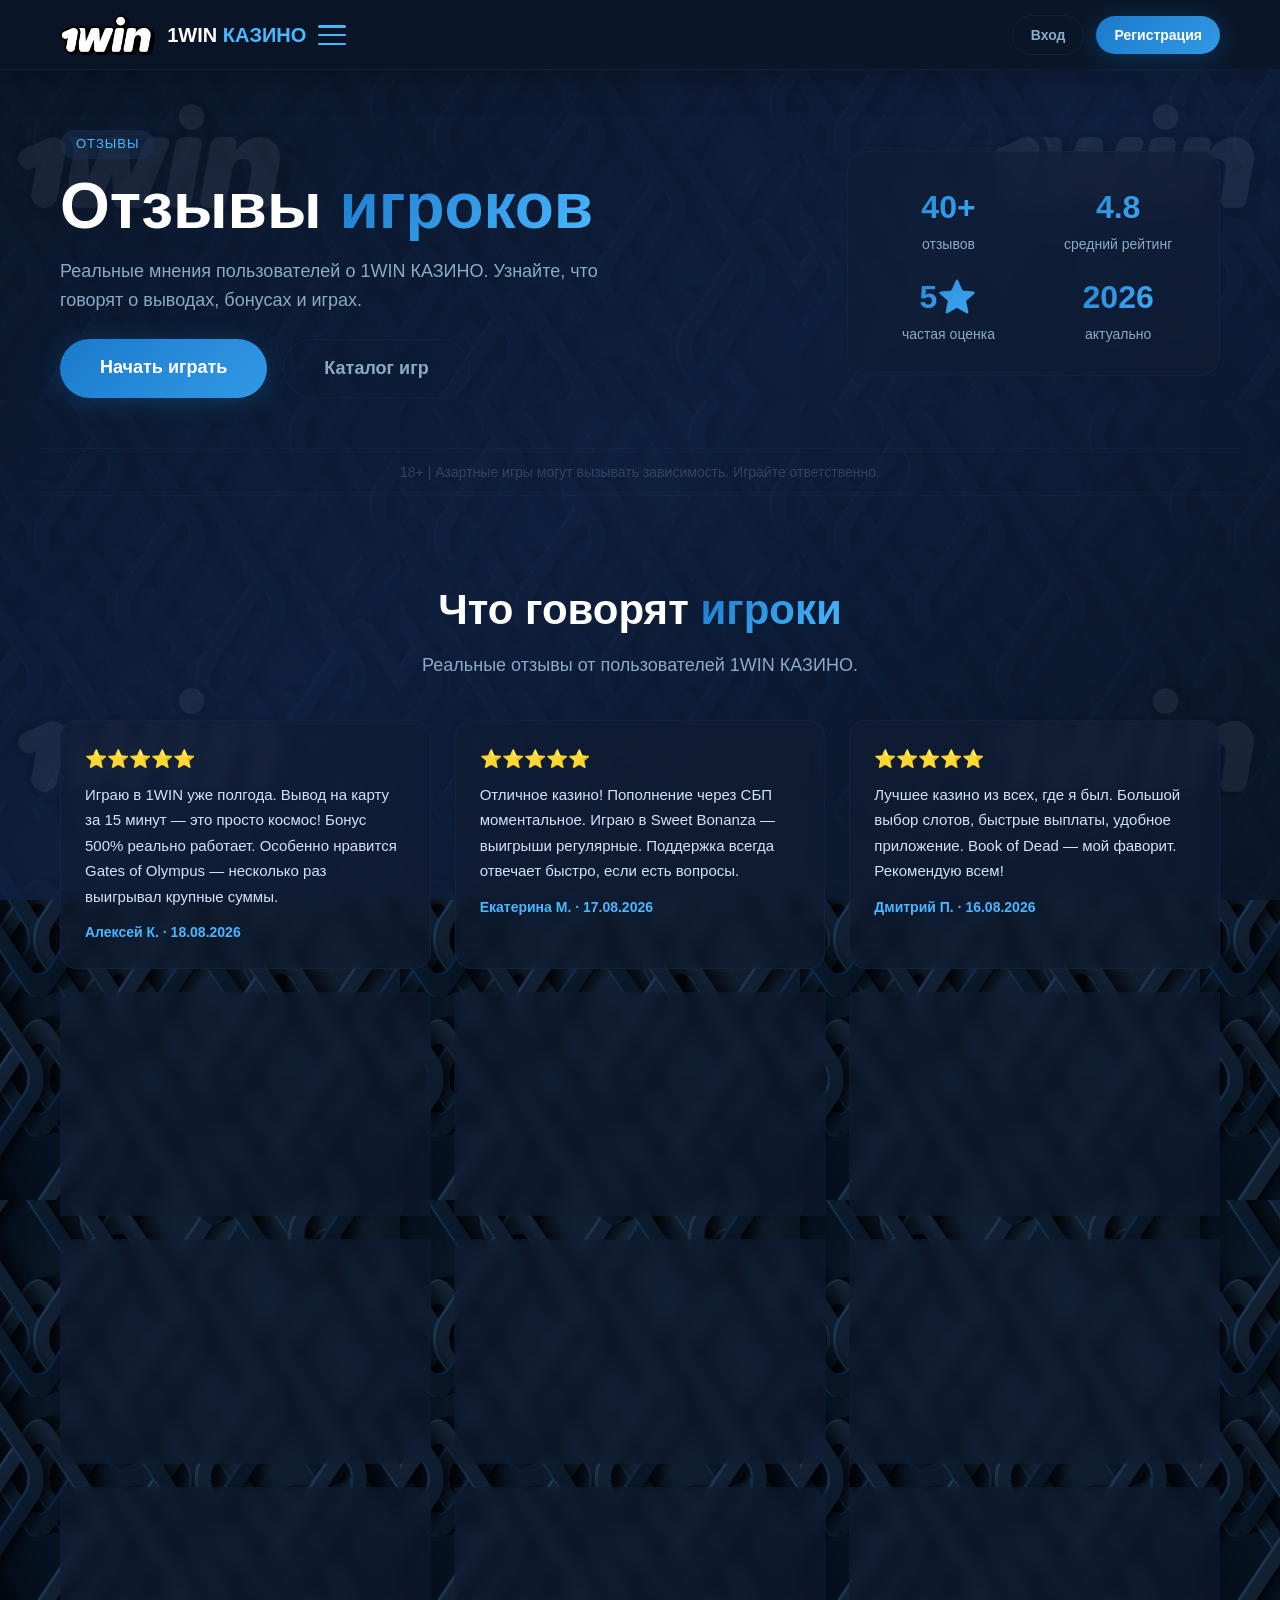
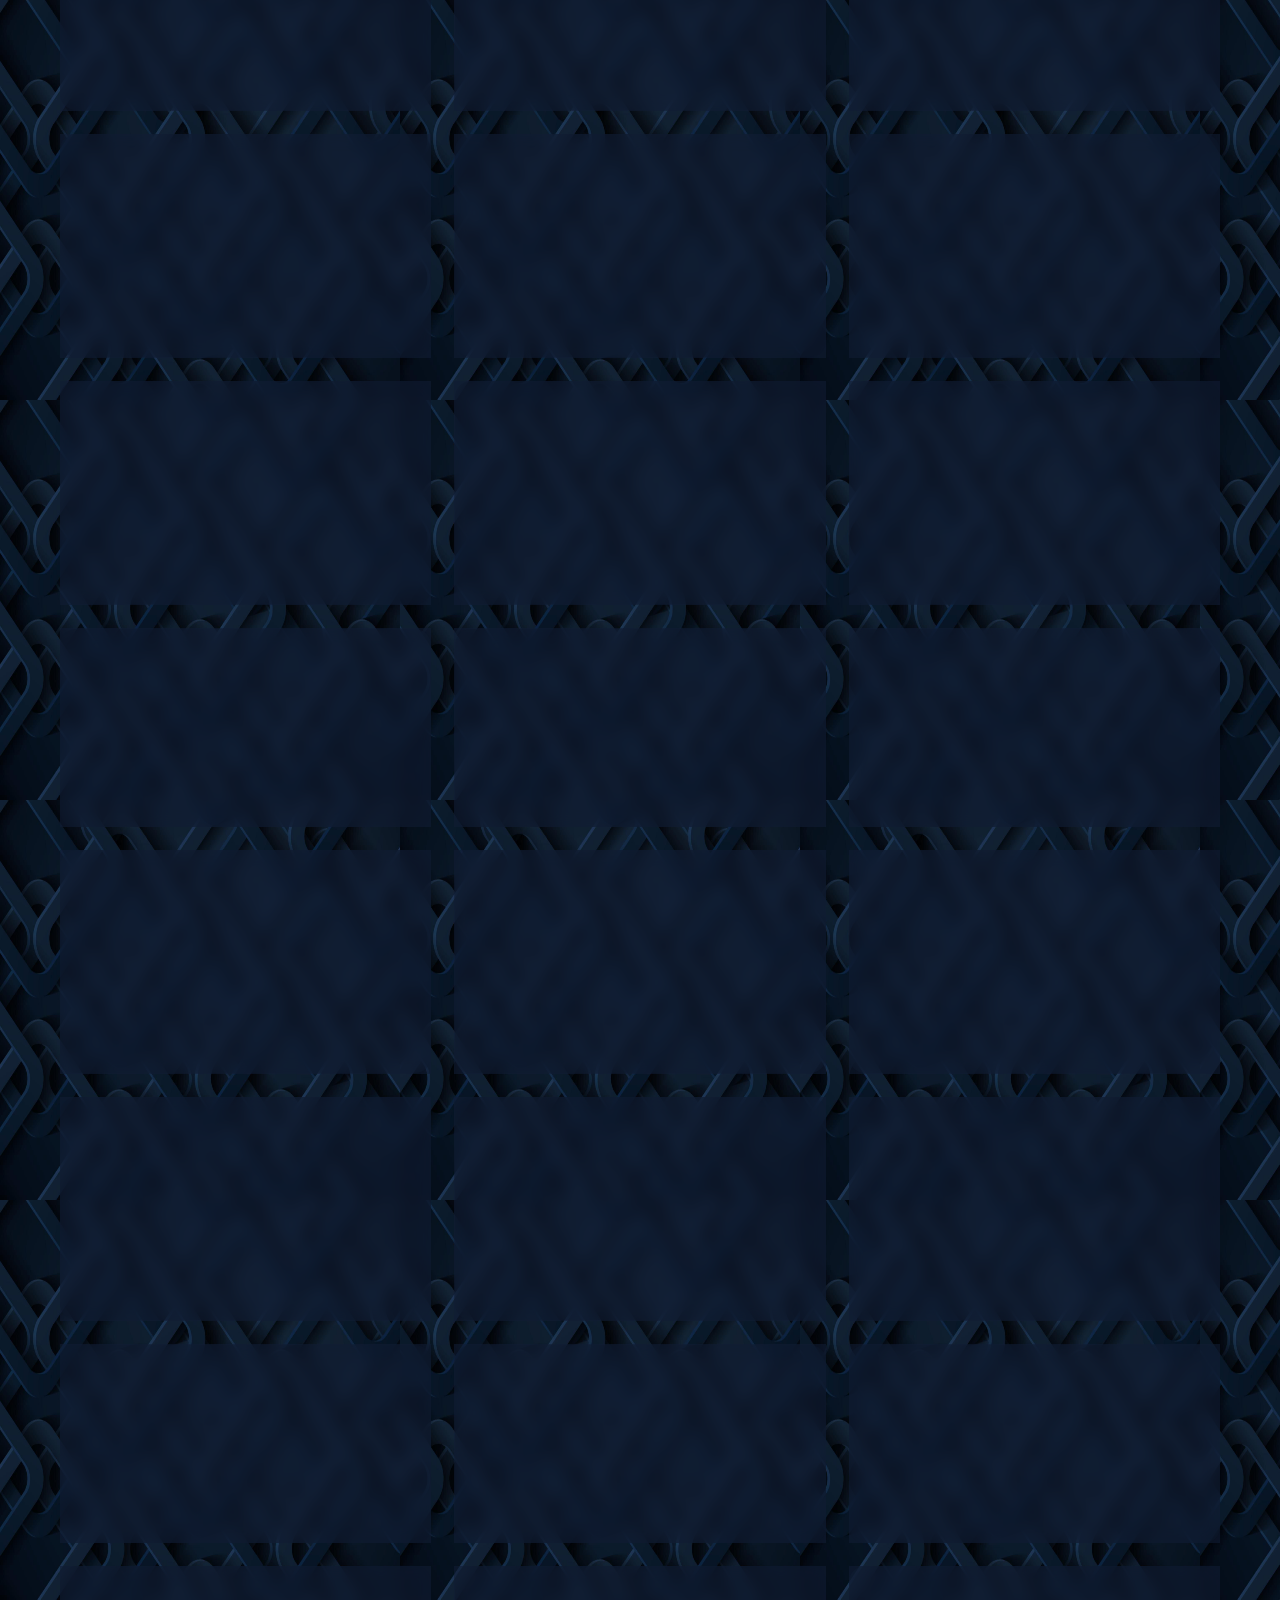
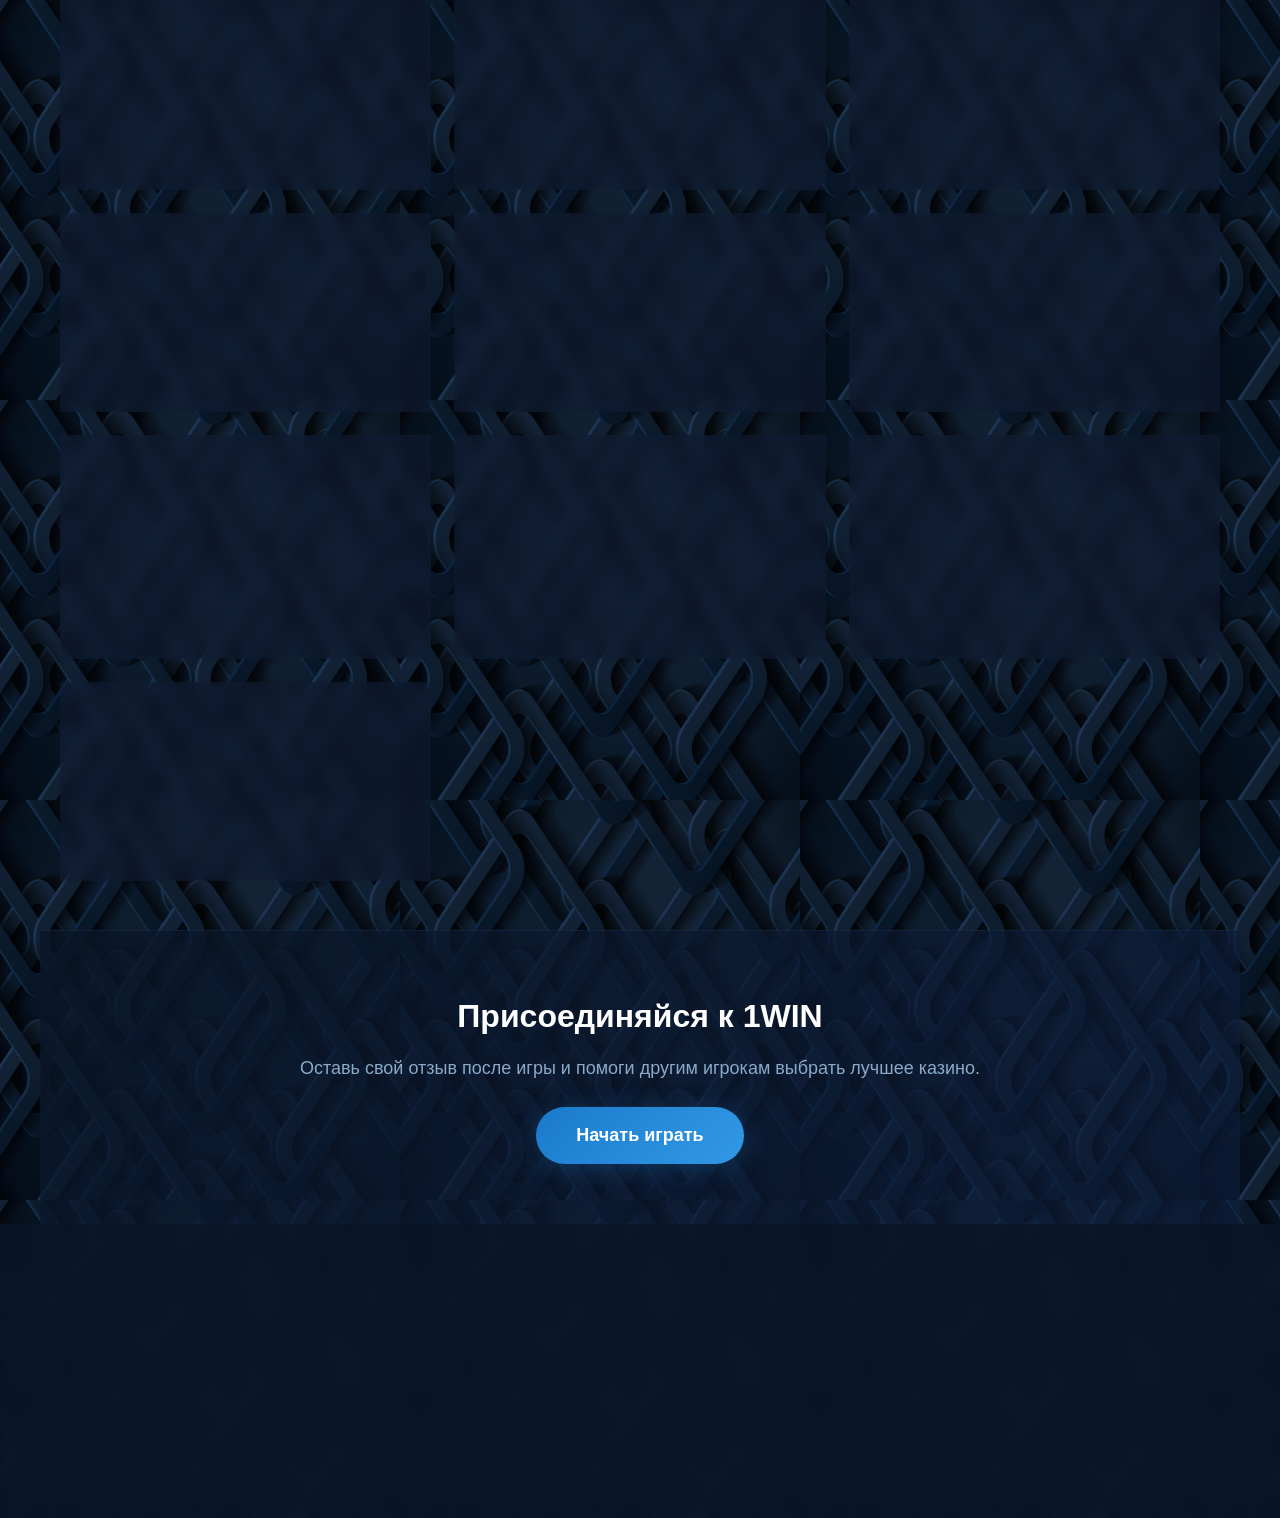
<file: reviews.html>
<!DOCTYPE html>
<html lang="ru">
<head>
    <meta charset="UTF-8">
    <meta name="viewport" content="width=device-width, initial-scale=1.0">
    <title>Отзывы о 1WIN КАЗИНО — реальные мнения игроков</title>
    <meta name="description" content="Реальные отзывы игроков о 1WIN КАЗИНО. Узнайте, что говорят о выводах, бонусах, слотах и поддержке." />
    <link rel="canonical" href="https://1w-official.ru/reviews.html" />
    <link rel="icon" type="image/x-icon" href="images/favicon.ico">
    <link rel="stylesheet" href="style.css">

<!-- Yandex.Metrika counter -->
<script type="text/javascript">
    (function(m,e,t,r,i,k,a){
        m[i]=m[i]||function(){(m[i].a=m[i].a||[]).push(arguments)};
        m[i].l=1*new Date();
        for (var j = 0; j < document.scripts.length; j++) {if (document.scripts[j].src === r) { return; }}
        k=e.createElement(t),a=e.getElementsByTagName(t)[0],k.async=1,k.src=r,a.parentNode.insertBefore(k,a)
    })(window, document,'script','https://mc.yandex.ru/metrika/tag.js?id=111801943', 'ym');

    ym(111801943, 'init', {ssr:true, webvisor:true, clickmap:true, ecommerce:"dataLayer", referrer: document.referrer, url: location.href, accurateTrackBounce:true, trackLinks:true});
</script>
<noscript><div><img src="https://mc.yandex.ru/watch/111801943" style="position:absolute; left:-9999px;" alt="" /></div></noscript>
<!-- /Yandex.Metrika counter -->
    <script type="text/javascript">
        (function(m,e,t,r,i,k,a){
            m[i]=m[i]||function(){(m[i].a=m[i].a||[]).push(arguments)};
            m[i].l=1*new Date();
            for (var j = 0; j < document.scripts.length; j++) {if (document.scripts[j].src === r) { return; }}
            k=e.createElement(t),a=e.getElementsByTagName(t)[0],k.async=1,k.src=r,a.parentNode.insertBefore(k,a)
        })(window, document,'script','https://mc.yandex.ru/metrika/tag.js?id=111718532', 'ym');
        ym(111718532, 'init', {ssr:true, webvisor:true, clickmap:true, ecommerce:"dataLayer", accurateTrackBounce:true, trackLinks:true});
    </script>
    <noscript><div><img src="https://mc.yandex.ru/watch/111718532" style="position:absolute; left:-9999px;" alt="" /></div></noscript>
</head>
<body>

    <div class="bear-background"></div>
    <div class="bear-glow-1"></div>
    <div class="bear-glow-2"></div>
    <div class="bear-glow-3"></div>
    <div class="bear-glow-4"></div>

    <header>
        <div class="header-inner">
           <div class="brand-wrapper">
    <a href="/" class="brand">
        <img src="images/1win-logo.png" alt="1WIN КАЗИНО">
        <span>1WIN <span>КАЗИНО</span></span>
    </a>
    <button class="burger-btn" id="burgerBtn" aria-label="Открыть меню">
        <span></span><span></span><span></span>
    </button>
</div>
            <nav class="nav" id="desktopNav">
                <a href="/" class="nav-link">Главная</a>
                <a href="bonus.html" class="nav-link">Бонусы</a>
                <a href="games.html" class="nav-link">Игры</a>
                <a href="payment.html" class="nav-link">Пополнение</a>
                <a href="app.html" class="nav-link">Приложение</a>
                <a href="reviews.html" class="nav-link active">Отзывы</a>

                <div class="dropdown">
                    <button class="dropbtn">Ещё ▾</button>
                    <div class="dropdown-content">
                        <a href="about.html">О нас</a>
                        <a href="vip.html">VIP</a>
                        <a href="blog.html">Блог</a>
                        <a href="faq.html">FAQ</a>
                        <a href="contacts.html">Контакты</a>
                        <a href="rules.html">Правила</a>
                    </div>
                </div>
            </nav>

            <div class="header-actions">
                <a href="https://one-vv8428.com/?p=1sjz" class="btn ghost" rel="nofollow sponsored">Вход</a>
                <a href="https://one-vv8428.com/?p=1sjz" class="btn primary" rel="nofollow sponsored">Регистрация</a>
            </div>
        </div>
    </header>

    <div class="mobile-menu" id="mobileMenu">
        <a href="/" class="nav-link">Главная</a>
        <a href="about.html" class="nav-link">О нас</a>
        <a href="bonus.html" class="nav-link">Бонусы</a>
        <a href="games.html" class="nav-link">Игры</a>
        <a href="payment.html" class="nav-link">Пополнение</a>
        <a href="vip.html" class="nav-link">VIP</a>
        <a href="app.html" class="nav-link">Приложение</a>
        <a href="reviews.html" class="nav-link active">Отзывы</a>
        <a href="blog.html" class="nav-link">Блог</a>
        <a href="faq.html" class="nav-link">FAQ</a>
        <a href="contacts.html" class="nav-link">Контакты</a>
        <a href="rules.html" class="nav-link">Правила</a>
    </div>

    <main>
        <section class="hero">
            <div class="hero-grid">
                <div>
                    <span class="badge">Отзывы</span>
                    <h1 class="hero-title">Отзывы <span>игроков</span></h1>
                    <p class="hero-desc">Реальные мнения пользователей о 1WIN КАЗИНО. Узнайте, что говорят о выводах, бонусах и играх.</p>
                    <div class="hero-buttons">
                        <a href="https://one-vv8428.com/?p=1sjz" class="btn primary large" rel="nofollow sponsored">Начать играть</a>
                        <a href="games.html" class="btn ghost large">Каталог игр</a>
                    </div>
                </div>
                <div class="stats">
                    <div><span>40+</span>отзывов</div>
                    <div><span>4.8</span>средний рейтинг</div>
                    <div><span>5⭐</span>частая оценка</div>
                    <div><span>2026</span>актуально</div>
                </div>
            </div>
        </section>

        <div class="warning">18+ | Азартные игры могут вызывать зависимость. Играйте ответственно.</div>

        <section>
            <h2 class="section-title">Что говорят <span>игроки</span></h2>
            <p class="section-desc">Реальные отзывы от пользователей 1WIN КАЗИНО.</p>

            <div class="reviews-grid" id="reviewsContainer">
                <!-- Отзывы генерируются через JavaScript -->
            </div>
        </section>

        <section class="cta-section">
            <div class="cta-content">
                <h2>Присоединяйся к 1WIN</h2>
                <p>Оставь свой отзыв после игры и помоги другим игрокам выбрать лучшее казино.</p>
                <a href="https://one-vv8428.com/?p=1sjz" class="btn primary large" rel="nofollow sponsored">Начать играть</a>
            </div>
        </section>
    </main>

    <footer>
        <div class="footer-grid">
            <div class="footer-brand">
                <img src="images/1win-logo.png" alt="1WIN КАЗИНО">
                <p>1WIN КАЗИНО — официальный сайт для игроков из СНГ. 18+</p>
            </div>
            <div class="footer-links">
                <h4>Навигация</h4>
                <a href="/">Главная</a>
                <a href="bonus.html">Бонусы</a>
                <a href="games.html">Игры</a>
                <a href="payment.html">Пополнение</a>
            </div>
            <div class="footer-links">
                <h4>Информация</h4>
                <a href="about.html">О нас</a>
                <a href="vip.html">VIP</a>
                <a href="app.html">Приложение</a>
                <a href="rules.html">Правила</a>
            </div>
            <div class="footer-links">
                <h4>Контакты</h4>
                <a href="contacts.html">Связь с нами</a>
                <a href="faq.html">FAQ</a>
                <a href="reviews.html">Отзывы</a>
            </div>
        </div>
        <div class="footer-bottom">
            <p>© 2026 1WIN КАЗИНО. Все права защищены. 18+</p>
        </div>
    </footer>

    <div class="mobile-bar">
        <a href="https://one-vv8428.com/?p=1sjz" rel="nofollow sponsored">Вход</a>
        <a href="https://one-vv8428.com/?p=1sjz" class="btn primary" rel="nofollow sponsored">Играть</a>
    </div>

    <script>
        const burgerBtn = document.getElementById('burgerBtn');
        const mobileMenu = document.getElementById('mobileMenu');

        burgerBtn.addEventListener('click', function() {
            this.classList.toggle('active');
            mobileMenu.classList.toggle('open');
        });

        document.querySelectorAll('.mobile-menu .nav-link').forEach(link => {
            link.addEventListener('click', function() {
                burgerBtn.classList.remove('active');
                mobileMenu.classList.remove('open');
            });
        });

        const logo = document.querySelector('.brand img');
        window.addEventListener('scroll', () => {
            let scroll = window.scrollY;
            let opacity = 1 - scroll / 500;
            let scale = 1 - scroll / 1500;
            if (opacity < 0) opacity = 0;
            if (scale < 0.7) scale = 0.7;
            if (logo) {
                logo.style.opacity = opacity;
                logo.style.transform = `scale(${scale})`;
            }
        });

        // ===== 40 ОТЗЫВОВ =====
        const reviews = [
            { name: "Алексей К.", date: "18.08.2026", stars: 5, text: "Играю в 1WIN уже полгода. Вывод на карту за 15 минут — это просто космос! Бонус 500% реально работает. Особенно нравится Gates of Olympus — несколько раз выигрывал крупные суммы." },
            { name: "Екатерина М.", date: "17.08.2026", stars: 5, text: "Отличное казино! Пополнение через СБП моментальное. Играю в Sweet Bonanza — выигрыши регулярные. Поддержка всегда отвечает быстро, если есть вопросы." },
            { name: "Дмитрий П.", date: "16.08.2026", stars: 5, text: "Лучшее казино из всех, где я был. Большой выбор слотов, быстрые выплаты, удобное приложение. Book of Dead — мой фаворит. Рекомендую всем!" },
            { name: "Анна С.", date: "15.08.2026", stars: 4, text: "Хорошее казино, но иногда вывод занимает до 2 часов. В остальном всё отлично: бонусы реальные, игры качественные. Big Bass Bonanza — топ!" },
            { name: "Игорь Н.", date: "14.08.2026", stars: 5, text: "1WIN — это мощь! Вывел 50 000 рублей за 20 минут. Играю в Sugar Rush и собираю кластеры. Всем советую это казино!" },
            { name: "Ольга Т.", date: "13.08.2026", stars: 5, text: "Очень нравится дизайн сайта и приложения. Всё понятно и удобно. Gates of Olympus 1000 — просто бомба! Выигрыши частые и крупные." },
            { name: "Сергей М.", date: "12.08.2026", stars: 4, text: "Неплохое казино, но хотелось бы больше live-игр с русскоязычными дилерами. Вывод работает стабильно, поддержка отвечает быстро." },
            { name: "Татьяна Р.", date: "11.08.2026", stars: 5, text: "Играю в 1WIN с февраля 2026. Ни разу не было проблем с выводом. Бонусы реально дают, кэшбэк возвращают. Sweet Bonanza — моя любимая игра!" },
            { name: "Андрей В.", date: "10.08.2026", stars: 5, text: "Отличное казино! Вывод на крипту за 10 минут. Играю в Book of Dead и Gates of Olympus. Рекомендую всем, кто ищет надёжное казино." },
            { name: "Мария К.", date: "09.08.2026", stars: 5, text: "Очень нравится бонусная программа 1WIN. Первый депозит дал 200% — отлично стартанула. Sugar Rush приносит стабильные выигрыши." },
            { name: "Владимир С.", date: "08.08.2026", stars: 4, text: "Хорошее казино, но иногда бывают задержки с выводом на карту до 3 часов. В остальном всё супер. Игры отличные, поддержка вежливая." },
            { name: "Наталья Б.", date: "07.08.2026", stars: 5, text: "Лучшее казино! Играю в Big Bass Bonanza и постоянно выигрываю. Вывод за 15 минут — это лучший показатель. Всем советую!" },
            { name: "Максим Г.", date: "06.08.2026", stars: 5, text: "1WIN — топ! Бонус 500% на первые депозиты — это просто подарок. Играю в Gates of Olympus и уже вывел 30 000 рублей." },
            { name: "Елена П.", date: "05.08.2026", stars: 5, text: "Отличный выбор слотов, быстрые выплаты. Sweet Bonanza и Book of Dead — мои любимые игры. Поддержка всегда на связи. Рекомендую!" },
            { name: "Денис Х.", date: "04.08.2026", stars: 5, text: "Играю в 1WIN уже год. Ни разу не было проблем. Вывод на карту за 20 минут. Gates of Olympus 1000 приносит крупные выигрыши." },
            { name: "Светлана Л.", date: "03.08.2026", stars: 5, text: "Очень нравится 1WIN! Быстрое пополнение и вывод, много бонусов. Играю в Sugar Rush и Big Bass Bonanza. Всё отлично!" },
            { name: "Алексей Ц.", date: "02.08.2026", stars: 4, text: "Неплохое казино, но хотелось бы больше акций для постоянных игроков. Вывод быстрый, поддержка отвечает быстро. В целом — рекомендую." },
            { name: "Оксана Г.", date: "01.08.2026", stars: 5, text: "Играю в 1WIN с марта 2026. Очень нравится программа лояльности. Уже на 5 уровне. Вывод быстрый, поддержка отличная." },
            { name: "Николай И.", date: "31.07.2026", stars: 5, text: "Лучшее казино! Быстрый вывод, хорошие бонусы, много игр. Играю в слоты и ставки на спорт. Всем рекомендую!" },
            { name: "Евгения М.", date: "30.07.2026", stars: 5, text: "Отличный выбор слотов! Играю в основном в Gates of Olympus и Sweet Bonanza. Вывод мгновенный, бонусы начисляют. Супер!" },
            { name: "Артём С.", date: "29.07.2026", stars: 5, text: "Очень нравится 1WIN! Быстрое пополнение и вывод, много бонусов. Играю в слоты и live-казино. Всё отлично!" },
            { name: "Валентина Т.", date: "28.07.2026", stars: 4, text: "Казино хорошее, но иногда бывают технические сбои. В остальном — всё отлично: вывод быстрый, бонусы начисляют. Рекомендую." },
            { name: "Константин П.", date: "27.07.2026", stars: 5, text: "Отличный выбор слотов! Играю в основном в Big Bass Bonanza и Book of Dead. Вывод мгновенный, бонусы начисляют. Супер!" },
            { name: "Людмила В.", date: "26.07.2026", stars: 5, text: "Очень нравится 1WIN! Быстрое пополнение и вывод, много бонусов. Играю в слоты и live-казино. Всё отлично!" },
            { name: "Роман К.", date: "25.07.2026", stars: 4, text: "Неплохое казино, но хотелось бы больше новинок среди слотов. Вывод быстрый, поддержка отвечает быстро. В целом — рекомендую." },
            { name: "Анастасия Ч.", date: "24.07.2026", stars: 5, text: "Играю в 1WIN с января 2026. Очень нравится программа лояльности. Уже на 6 уровне. Вывод быстрый, поддержка отличная." },
            { name: "Юрий А.", date: "23.07.2026", stars: 5, text: "Лучшее казино! Быстрый вывод, хорошие бонусы, много игр. Играю в слоты и ставки на спорт. Всем рекомендую!" },
            { name: "Елена К.", date: "22.07.2026", stars: 4, text: "Нормальное казино, но иногда бывают задержки с выводом до 2 часов. В остальном — всё отлично. Рекомендую." },
            { name: "Дмитрий С.", date: "21.07.2026", stars: 5, text: "Отличный выбор слотов! Играю в основном в Gates of Olympus и Sugar Rush. Вывод мгновенный, бонусы начисляют. Супер!" },
            { name: "Светлана Н.", date: "20.07.2026", stars: 5, text: "Очень нравится 1WIN! Быстрое пополнение и вывод, много бонусов. Играю в слоты и live-казино. Всё отлично!" },
            { name: "Алексей М.", date: "19.07.2026", stars: 4, text: "Неплохое казино, но иногда бывают задержки с выводом до 2 часов. В остальном — всё отлично. Рекомендую." },
            { name: "Ольга И.", date: "18.07.2026", stars: 5, text: "Играю в 1WIN с февраля 2026. Очень нравится программа лояльности. Уже на 7 уровне. Вывод быстрый, поддержка отличная." },
            { name: "Павел Ф.", date: "17.07.2026", stars: 5, text: "Лучшее казино! Быстрый вывод, хорошие бонусы, много игр. Играю в слоты и ставки на спорт. Всем рекомендую!" },
            { name: "Татьяна П.", date: "16.07.2026", stars: 4, text: "Казино хорошее, но хотелось бы больше live-игр. Вывод быстрый, поддержка на уровне. В целом — рекомендую." },
            { name: "Сергей Б.", date: "15.07.2026", stars: 5, text: "Отличный выбор слотов! Играю в основном в Big Bass Bonanza и Sweet Bonanza. Вывод мгновенный, бонусы начисляют. Супер!" },
            { name: "Наталья К.", date: "14.07.2026", stars: 5, text: "Очень нравится 1WIN! Быстрое пополнение и вывод, много бонусов. Играю в слоты и live-казино. Всё отлично!" },
            { name: "Михаил Г.", date: "13.07.2026", stars: 4, text: "Неплохое казино, но хотелось бы больше новинок среди слотов. Вывод быстрый, поддержка отвечает быстро. В целом — рекомендую." },
            { name: "Анна Ш.", date: "12.07.2026", stars: 5, text: "Играю в 1WIN с января 2026. Очень нравится программа лояльности. Уже на 6 уровне. Вывод быстрый, поддержка отличная." },
            { name: "Виктор М.", date: "11.07.2026", stars: 5, text: "Лучшее казино! Быстрый вывод, хорошие бонусы, много игр. Играю в слоты и ставки на спорт. Всем рекомендую!" },
            { name: "Екатерина Р.", date: "10.07.2026", stars: 4, text: "Нормальное казино, но иногда бывают задержки с выводом до 2 часов. В остальном — всё отлично. Рекомендую." }
        ];

        // ===== ГЕНЕРАЦИЯ ОТЗЫВОВ =====
        const container = document.getElementById('reviewsContainer');
        if (container) {
            reviews.forEach(review => {
                const starsHtml = '⭐'.repeat(review.stars) + '☆'.repeat(5 - review.stars);
                const card = document.createElement('div');
                card.className = 'review-card';
                card.innerHTML = `
                    <div class="stars">${starsHtml}</div>
                    <p class="review-text">${review.text}</p>
                    <div class="review-author">${review.name} · ${review.date}</div>
                `;
                container.appendChild(card);
            });
        }

        const elements = document.querySelectorAll('.review-card');
        const observer = new IntersectionObserver((entries) => {
            entries.forEach(entry => {
                if (entry.isIntersecting) {
                    entry.target.style.opacity = '1';
                    entry.target.style.transform = 'translateY(0)';
                }
            });
        }, { threshold: 0.15 });

        elements.forEach(el => {
            el.style.opacity = '0';
            el.style.transform = 'translateY(40px)';
            el.style.transition = '0.7s ease';
            observer.observe(el);
        });
    </script>
<script>
    // ===== КНОПКА "ЕЩЁ" =====
    document.querySelectorAll('.dropbtn').forEach(btn => {
        btn.addEventListener('click', function(e) {
            e.stopPropagation();
            const parent = this.closest('.dropdown');
            document.querySelectorAll('.dropdown.open').forEach(d => {
                if (d !== parent) d.classList.remove('open');
            });
            parent.classList.toggle('open');
        });
    });
    document.addEventListener('click', function(e) {
        if (!e.target.closest('.dropdown')) {
            document.querySelectorAll('.dropdown.open').forEach(d => d.classList.remove('open'));
        }
    });
</script>
</body>
</html>
</file>
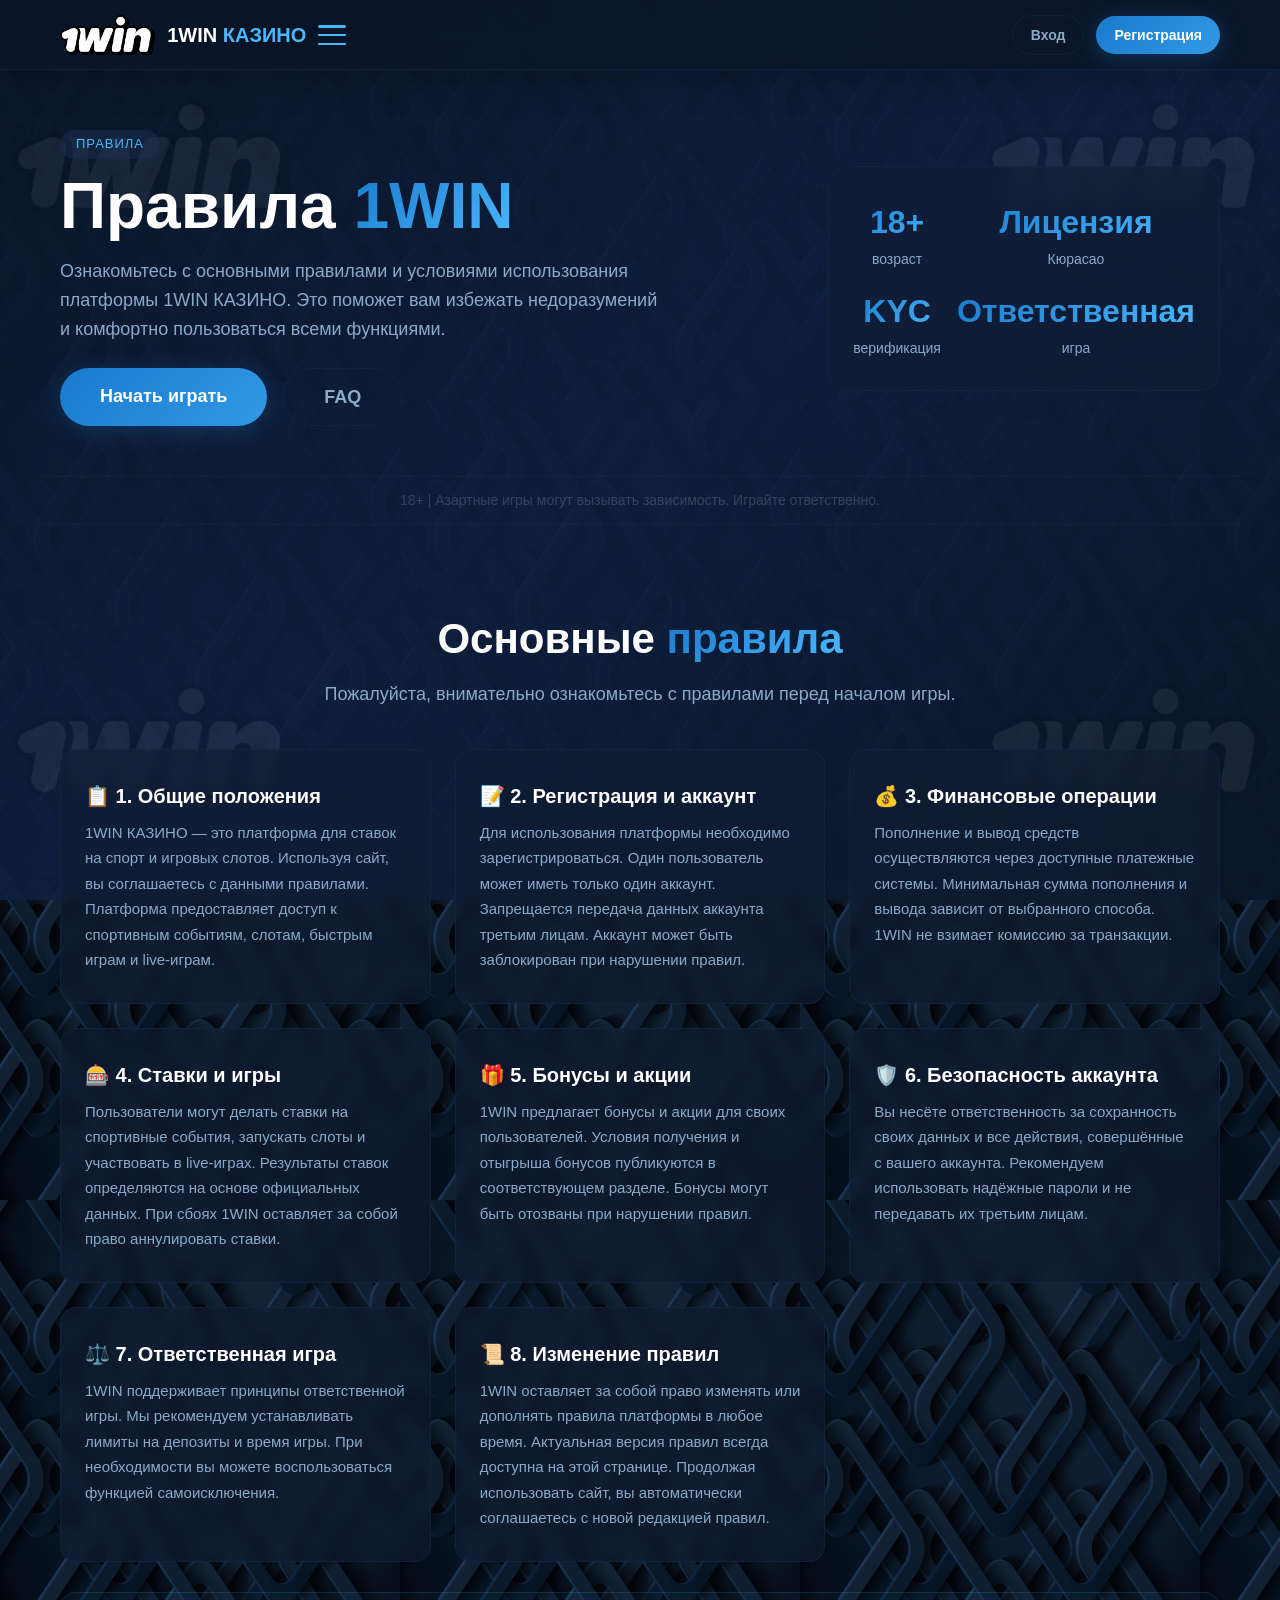
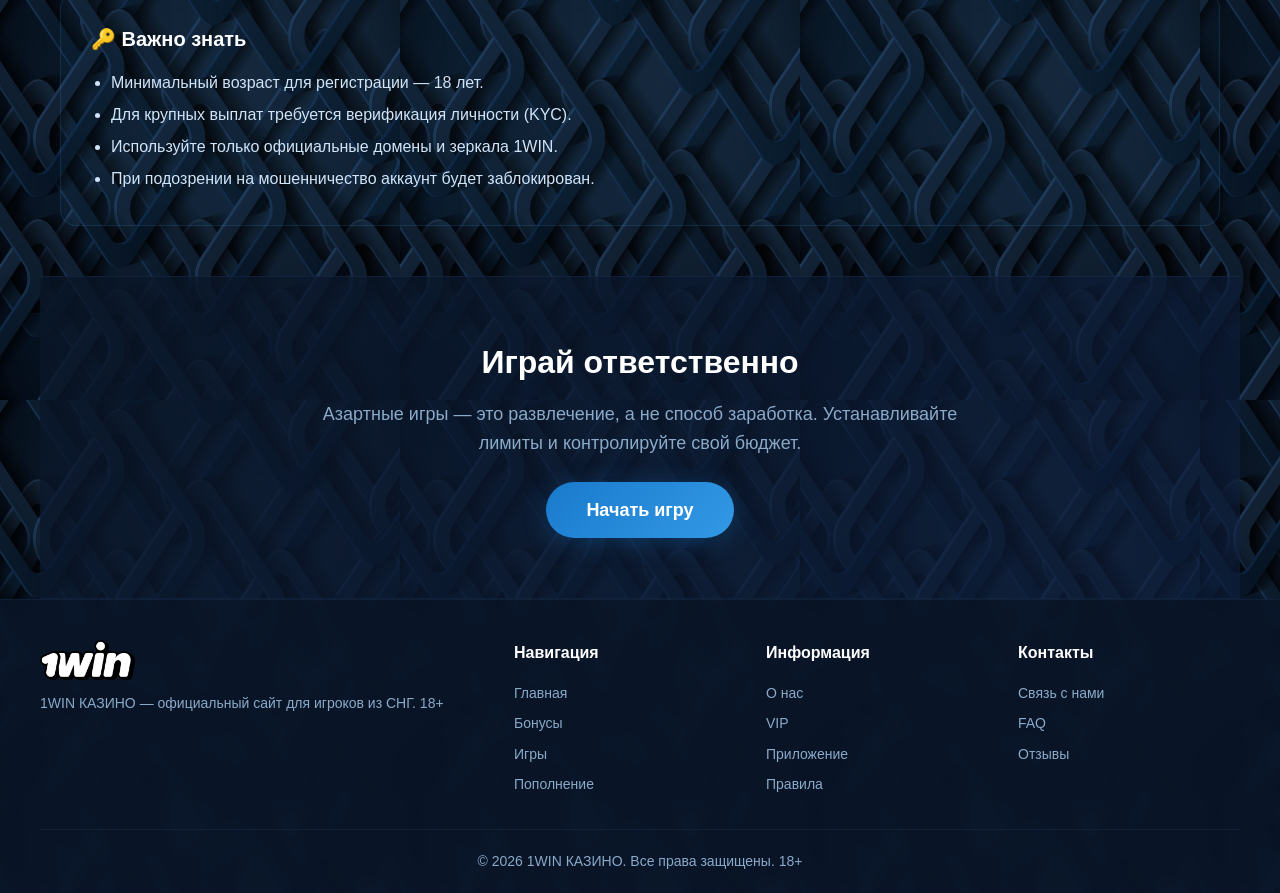
<file: rules.html>
<!DOCTYPE html>
<html lang="ru">
<head>
    <meta charset="UTF-8">
    <meta name="viewport" content="width=device-width, initial-scale=1.0">
    <title>Правила 1WIN КАЗИНО — условия игры и использования</title>
    <meta name="description" content="Официальные правила 1WIN КАЗИНО: условия использования, безопасность, ответственная игра, защита аккаунта. Ознакомься перед началом!" />
    <link rel="canonical" href="https://1w-official.ru/rules.html" />
    <link rel="icon" type="image/x-icon" href="images/favicon.ico">
    <link rel="stylesheet" href="style.css">

<!-- Yandex.Metrika counter -->
<script type="text/javascript">
    (function(m,e,t,r,i,k,a){
        m[i]=m[i]||function(){(m[i].a=m[i].a||[]).push(arguments)};
        m[i].l=1*new Date();
        for (var j = 0; j < document.scripts.length; j++) {if (document.scripts[j].src === r) { return; }}
        k=e.createElement(t),a=e.getElementsByTagName(t)[0],k.async=1,k.src=r,a.parentNode.insertBefore(k,a)
    })(window, document,'script','https://mc.yandex.ru/metrika/tag.js?id=111801943', 'ym');

    ym(111801943, 'init', {ssr:true, webvisor:true, clickmap:true, ecommerce:"dataLayer", referrer: document.referrer, url: location.href, accurateTrackBounce:true, trackLinks:true});
</script>
<noscript><div><img src="https://mc.yandex.ru/watch/111801943" style="position:absolute; left:-9999px;" alt="" /></div></noscript>
<!-- /Yandex.Metrika counter -->
    <script type="text/javascript">
        (function(m,e,t,r,i,k,a){
            m[i]=m[i]||function(){(m[i].a=m[i].a||[]).push(arguments)};
            m[i].l=1*new Date();
            for (var j = 0; j < document.scripts.length; j++) {if (document.scripts[j].src === r) { return; }}
            k=e.createElement(t),a=e.getElementsByTagName(t)[0],k.async=1,k.src=r,a.parentNode.insertBefore(k,a)
        })(window, document,'script','https://mc.yandex.ru/metrika/tag.js?id=111718532', 'ym');
        ym(111718532, 'init', {ssr:true, webvisor:true, clickmap:true, ecommerce:"dataLayer", accurateTrackBounce:true, trackLinks:true});
    </script>
    <noscript><div><img src="https://mc.yandex.ru/watch/111718532" style="position:absolute; left:-9999px;" alt="" /></div></noscript>
</head>
<body>

    <div class="bear-background"></div>
    <div class="bear-glow-1"></div>
    <div class="bear-glow-2"></div>
    <div class="bear-glow-3"></div>
    <div class="bear-glow-4"></div>

    <header>
        <div class="header-inner">
<div class="brand-wrapper">
    <a href="/" class="brand">
        <img src="images/1win-logo.png" alt="1WIN КАЗИНО">
        <span>1WIN <span>КАЗИНО</span></span>
    </a>
    <button class="burger-btn" id="burgerBtn" aria-label="Открыть меню">
        <span></span><span></span><span></span>
    </button>
</div>
            <nav class="nav" id="desktopNav">
                <a href="/" class="nav-link">Главная</a>
                <a href="bonus.html" class="nav-link">Бонусы</a>
                <a href="games.html" class="nav-link">Игры</a>
                <a href="payment.html" class="nav-link">Пополнение</a>
                <a href="app.html" class="nav-link">Приложение</a>
                <a href="reviews.html" class="nav-link">Отзывы</a>

                <div class="dropdown">
                    <button class="dropbtn">Ещё ▾</button>
                    <div class="dropdown-content">
                        <a href="about.html">О нас</a>
                        <a href="vip.html">VIP</a>
                        <a href="blog.html">Блог</a>
                        <a href="faq.html">FAQ</a>
                        <a href="contacts.html">Контакты</a>
                        <a href="rules.html" class="active">Правила</a>
                    </div>
                </div>
            </nav>

            <div class="header-actions">
                <a href="https://one-vv8428.com/?p=1sjz" class="btn ghost" rel="nofollow sponsored">Вход</a>
                <a href="https://one-vv8428.com/?p=1sjz" class="btn primary" rel="nofollow sponsored">Регистрация</a>
            </div>
        </div>
    </header>

    <div class="mobile-menu" id="mobileMenu">
        <a href="/" class="nav-link">Главная</a>
        <a href="about.html" class="nav-link">О нас</a>
        <a href="bonus.html" class="nav-link">Бонусы</a>
        <a href="games.html" class="nav-link">Игры</a>
        <a href="payment.html" class="nav-link">Пополнение</a>
        <a href="vip.html" class="nav-link">VIP</a>
        <a href="app.html" class="nav-link">Приложение</a>
        <a href="reviews.html" class="nav-link">Отзывы</a>
        <a href="blog.html" class="nav-link">Блог</a>
        <a href="faq.html" class="nav-link">FAQ</a>
        <a href="contacts.html" class="nav-link">Контакты</a>
        <a href="rules.html" class="nav-link active">Правила</a>
    </div>

    <main>
        <section class="hero">
            <div class="hero-grid">
                <div>
                    <span class="badge">Правила</span>
                    <h1 class="hero-title">Правила <span>1WIN</span></h1>
                    <p class="hero-desc">Ознакомьтесь с основными правилами и условиями использования платформы 1WIN КАЗИНО. Это поможет вам избежать недоразумений и комфортно пользоваться всеми функциями.</p>
                    <div class="hero-buttons">
                        <a href="https://one-vv8428.com/?p=1sjz" class="btn primary large" rel="nofollow sponsored">Начать играть</a>
                        <a href="faq.html" class="btn ghost large">FAQ</a>
                    </div>
                </div>
                <div class="stats">
                    <div><span>18+</span>возраст</div>
                    <div><span>Лицензия</span>Кюрасао</div>
                    <div><span>KYC</span>верификация</div>
                    <div><span>Ответственная</span>игра</div>
                </div>
            </div>
        </section>

        <div class="warning">18+ | Азартные игры могут вызывать зависимость. Играйте ответственно.</div>

        <section>
            <h2 class="section-title">Основные <span>правила</span></h2>
            <p class="section-desc">Пожалуйста, внимательно ознакомьтесь с правилами перед началом игры.</p>

            <div class="features-grid">
                <div class="feature-card">
                    <h3>📋 1. Общие положения</h3>
                    <p>1WIN КАЗИНО — это платформа для ставок на спорт и игровых слотов. Используя сайт, вы соглашаетесь с данными правилами. Платформа предоставляет доступ к спортивным событиям, слотам, быстрым играм и live-играм.</p>
                </div>
                <div class="feature-card">
                    <h3>📝 2. Регистрация и аккаунт</h3>
                    <p>Для использования платформы необходимо зарегистрироваться. Один пользователь может иметь только один аккаунт. Запрещается передача данных аккаунта третьим лицам. Аккаунт может быть заблокирован при нарушении правил.</p>
                </div>
                <div class="feature-card">
                    <h3>💰 3. Финансовые операции</h3>
                    <p>Пополнение и вывод средств осуществляются через доступные платежные системы. Минимальная сумма пополнения и вывода зависит от выбранного способа. 1WIN не взимает комиссию за транзакции.</p>
                </div>
                <div class="feature-card">
                    <h3>🎰 4. Ставки и игры</h3>
                    <p>Пользователи могут делать ставки на спортивные события, запускать слоты и участвовать в live-играх. Результаты ставок определяются на основе официальных данных. При сбоях 1WIN оставляет за собой право аннулировать ставки.</p>
                </div>
                <div class="feature-card">
                    <h3>🎁 5. Бонусы и акции</h3>
                    <p>1WIN предлагает бонусы и акции для своих пользователей. Условия получения и отыгрыша бонусов публикуются в соответствующем разделе. Бонусы могут быть отозваны при нарушении правил.</p>
                </div>
                <div class="feature-card">
                    <h3>🛡️ 6. Безопасность аккаунта</h3>
                    <p>Вы несёте ответственность за сохранность своих данных и все действия, совершённые с вашего аккаунта. Рекомендуем использовать надёжные пароли и не передавать их третьим лицам.</p>
                </div>
                <div class="feature-card">
                    <h3>⚖️ 7. Ответственная игра</h3>
                    <p>1WIN поддерживает принципы ответственной игры. Мы рекомендуем устанавливать лимиты на депозиты и время игры. При необходимости вы можете воспользоваться функцией самоисключения.</p>
                </div>
                <div class="feature-card">
                    <h3>📜 8. Изменение правил</h3>
                    <p>1WIN оставляет за собой право изменять или дополнять правила платформы в любое время. Актуальная версия правил всегда доступна на этой странице. Продолжая использовать сайт, вы автоматически соглашаетесь с новой редакцией правил.</p>
                </div>
            </div>

            <div style="background: rgba(74, 184, 255, 0.04); border: 1px solid rgba(74, 184, 255, 0.12); border-radius: 16px; padding: 30px; margin-top: 30px;">
                <h3 style="color: var(--text-white); font-size: 20px; margin-bottom: 12px;">🔑 Важно знать</h3>
                <ul style="color: var(--text-light); font-size: 16px; line-height: 2; padding-left: 20px;">
                    <li>Минимальный возраст для регистрации — 18 лет.</li>
                    <li>Для крупных выплат требуется верификация личности (KYC).</li>
                    <li>Используйте только официальные домены и зеркала 1WIN.</li>
                    <li>При подозрении на мошенничество аккаунт будет заблокирован.</li>
                </ul>
            </div>
        </section>

        <section class="cta-section">
            <div class="cta-content">
                <h2>Играй ответственно</h2>
                <p>Азартные игры — это развлечение, а не способ заработка. Устанавливайте лимиты и контролируйте свой бюджет.</p>
                <a href="https://one-vv8428.com/?p=1sjz" class="btn primary large" rel="nofollow sponsored">Начать игру</a>
            </div>
        </section>
    </main>

    <footer>
        <div class="footer-grid">
            <div class="footer-brand">
                <img src="images/1win-logo.png" alt="1WIN КАЗИНО">
                <p>1WIN КАЗИНО — официальный сайт для игроков из СНГ. 18+</p>
            </div>
            <div class="footer-links">
                <h4>Навигация</h4>
                <a href="/">Главная</a>
                <a href="bonus.html">Бонусы</a>
                <a href="games.html">Игры</a>
                <a href="payment.html">Пополнение</a>
            </div>
            <div class="footer-links">
                <h4>Информация</h4>
                <a href="about.html">О нас</a>
                <a href="vip.html">VIP</a>
                <a href="app.html">Приложение</a>
                <a href="rules.html">Правила</a>
            </div>
            <div class="footer-links">
                <h4>Контакты</h4>
                <a href="contacts.html">Связь с нами</a>
                <a href="faq.html">FAQ</a>
                <a href="reviews.html">Отзывы</a>
            </div>
        </div>
        <div class="footer-bottom">
            <p>© 2026 1WIN КАЗИНО. Все права защищены. 18+</p>
        </div>
    </footer>

    <div class="mobile-bar">
        <a href="https://one-vv8428.com/?p=1sjz" rel="nofollow sponsored">Вход</a>
        <a href="https://one-vv8428.com/?p=1sjz" class="btn primary" rel="nofollow sponsored">Играть</a>
    </div>

    <script>
        const burgerBtn = document.getElementById('burgerBtn');
        const mobileMenu = document.getElementById('mobileMenu');

        burgerBtn.addEventListener('click', function() {
            this.classList.toggle('active');
            mobileMenu.classList.toggle('open');
        });

        document.querySelectorAll('.mobile-menu .nav-link').forEach(link => {
            link.addEventListener('click', function() {
                burgerBtn.classList.remove('active');
                mobileMenu.classList.remove('open');
            });
        });

        const logo = document.querySelector('.brand img');
        window.addEventListener('scroll', () => {
            let scroll = window.scrollY;
            let opacity = 1 - scroll / 500;
            let scale = 1 - scroll / 1500;
            if (opacity < 0) opacity = 0;
            if (scale < 0.7) scale = 0.7;
            if (logo) {
                logo.style.opacity = opacity;
                logo.style.transform = `scale(${scale})`;
            }
        });

        const elements = document.querySelectorAll('.feature-card');
        const observer = new IntersectionObserver((entries) => {
            entries.forEach(entry => {
                if (entry.isIntersecting) {
                    entry.target.style.opacity = '1';
                    entry.target.style.transform = 'translateY(0)';
                }
            });
        }, { threshold: 0.15 });

        elements.forEach(el => {
            el.style.opacity = '0';
            el.style.transform = 'translateY(40px)';
            el.style.transition = '0.7s ease';
            observer.observe(el);
        });
    </script>
<script>
    // ===== КНОПКА "ЕЩЁ" =====
    document.querySelectorAll('.dropbtn').forEach(btn => {
        btn.addEventListener('click', function(e) {
            e.stopPropagation();
            const parent = this.closest('.dropdown');
            document.querySelectorAll('.dropdown.open').forEach(d => {
                if (d !== parent) d.classList.remove('open');
            });
            parent.classList.toggle('open');
        });
    });
    document.addEventListener('click', function(e) {
        if (!e.target.closest('.dropdown')) {
            document.querySelectorAll('.dropdown.open').forEach(d => d.classList.remove('open'));
        }
    });
</script>
</body>
</html>
</file>
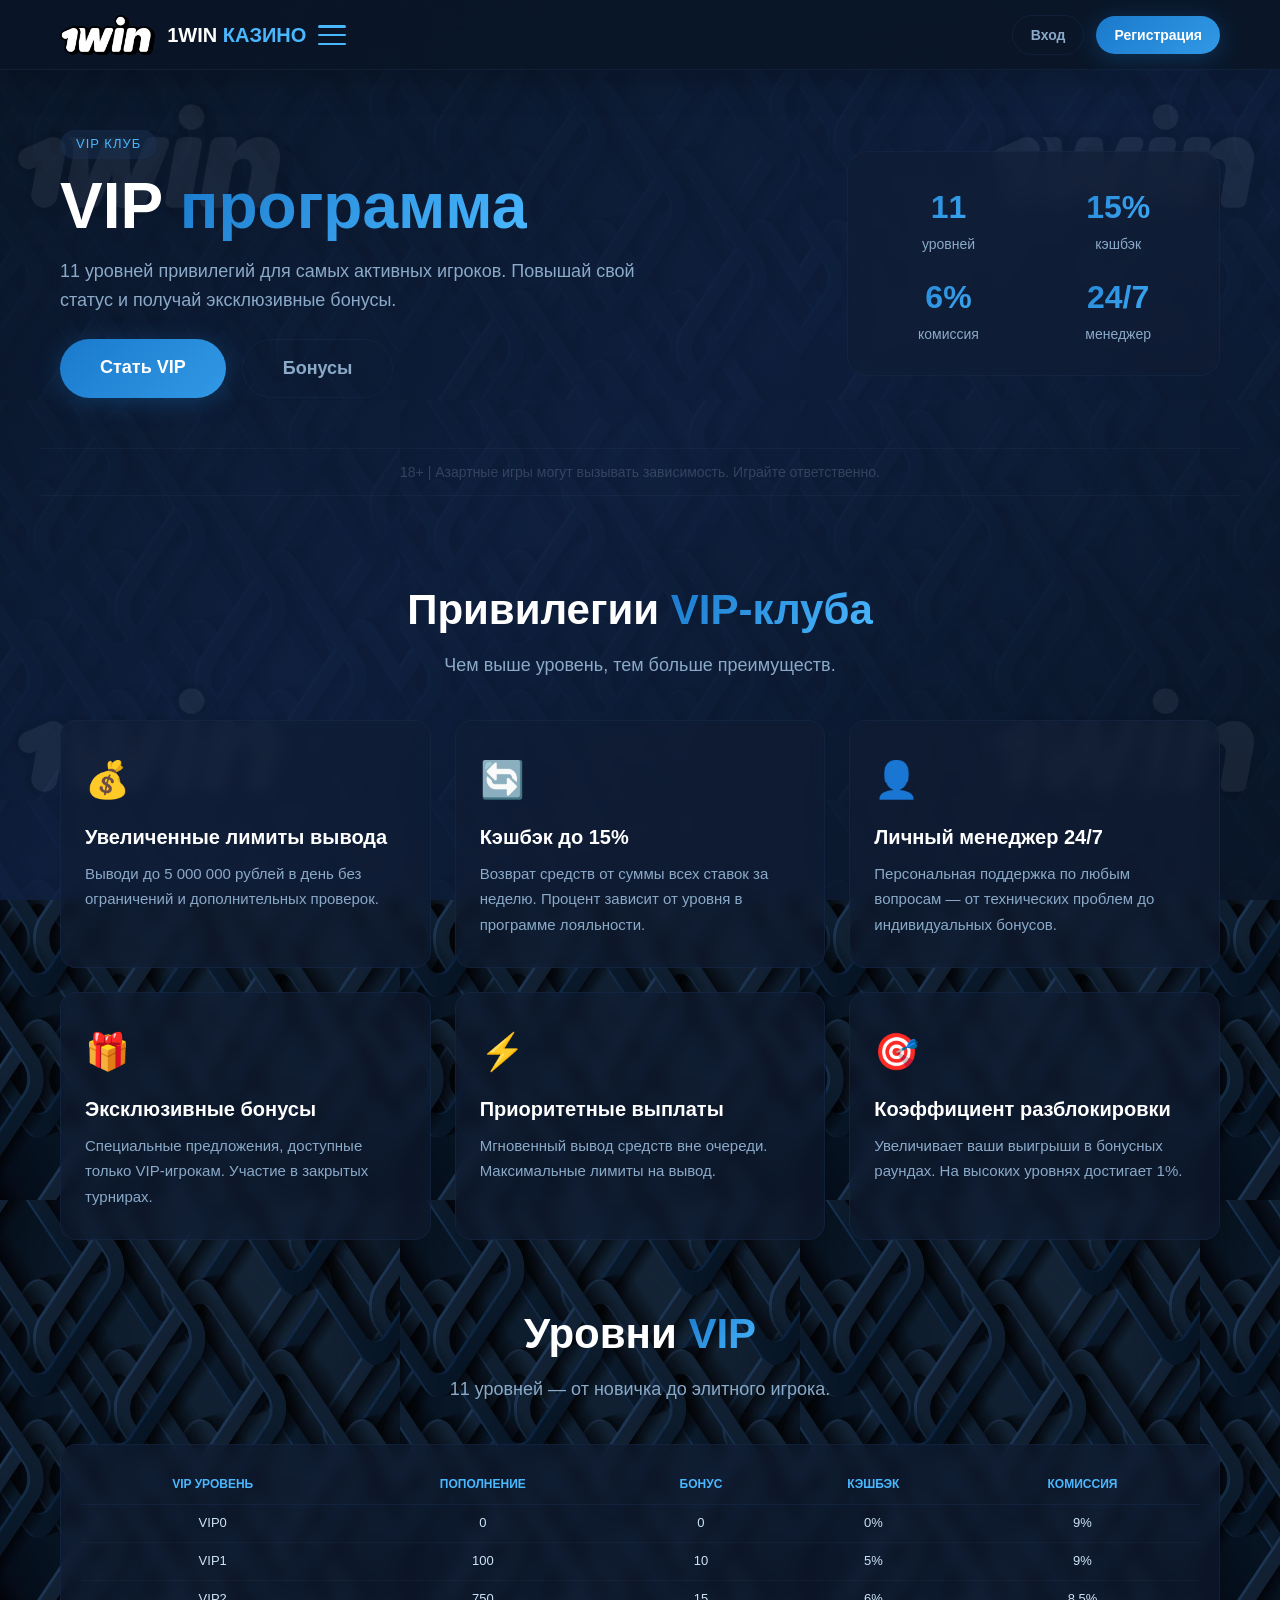
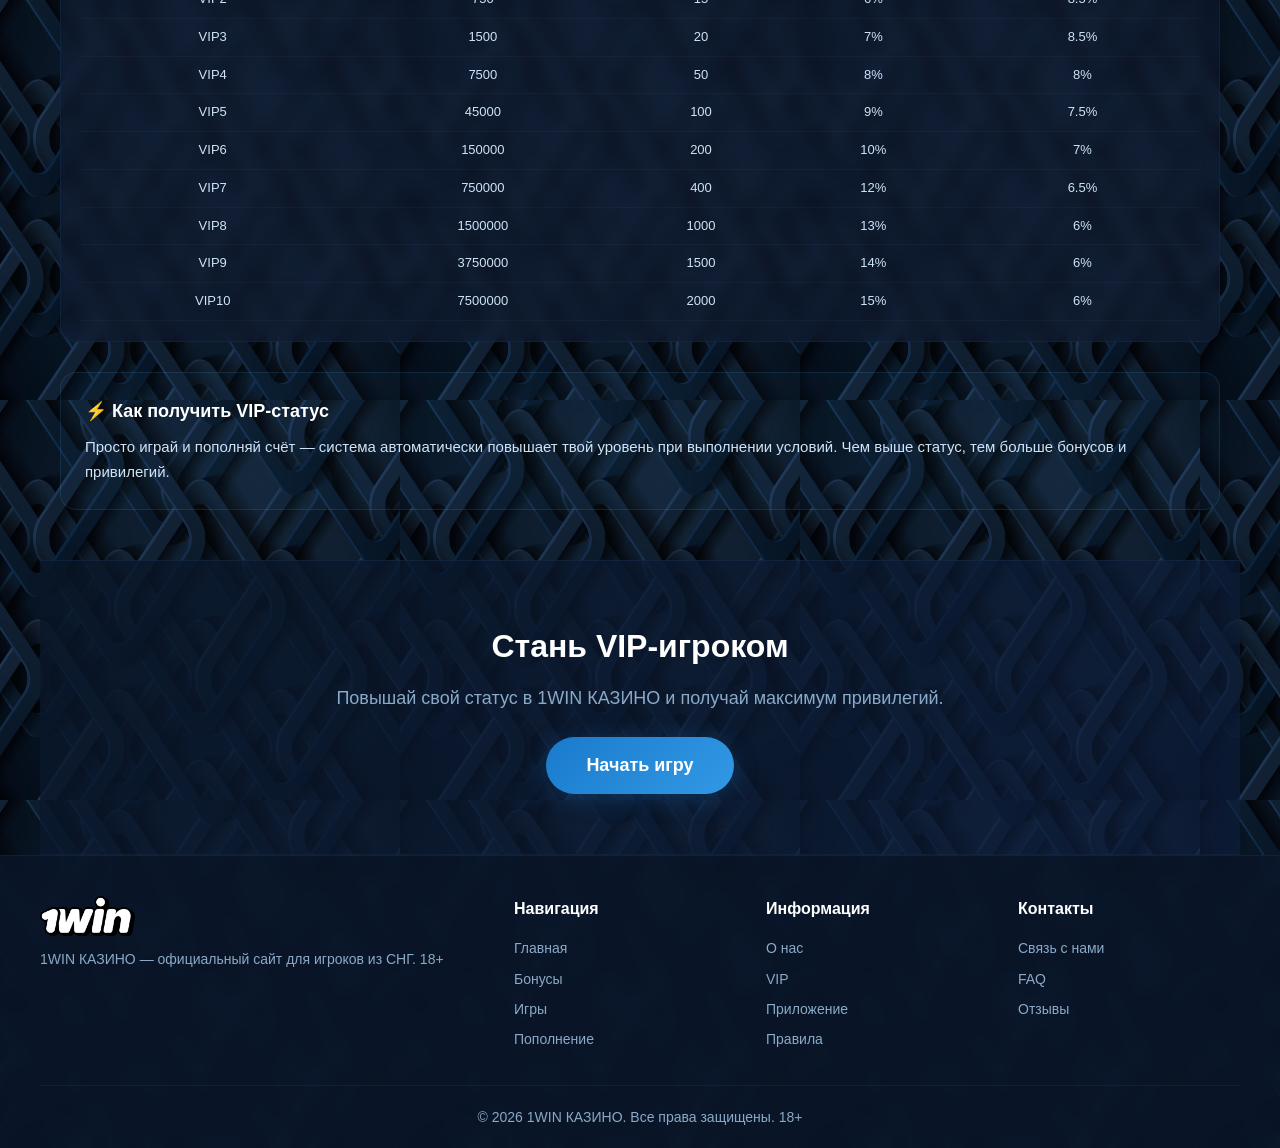
<file: vip.html>
<!DOCTYPE html>
<html lang="ru">
<head>
    <meta charset="UTF-8">
    <meta name="viewport" content="width=device-width, initial-scale=1.0">
    <title>VIP программа 1WIN КАЗИНО — привилегии и бонусы</title>
    <meta name="description" content="VIP-программа 1WIN КАЗИНО: 11 уровней, повышенный кэшбэк, личный менеджер и эксклюзивные привилегии для самых активных игроков." />
    <link rel="canonical" href="https://1w-official.ru/vip.html" />
    <link rel="icon" type="image/x-icon" href="images/favicon.ico">
    <link rel="stylesheet" href="style.css">

<!-- Yandex.Metrika counter -->
<script type="text/javascript">
    (function(m,e,t,r,i,k,a){
        m[i]=m[i]||function(){(m[i].a=m[i].a||[]).push(arguments)};
        m[i].l=1*new Date();
        for (var j = 0; j < document.scripts.length; j++) {if (document.scripts[j].src === r) { return; }}
        k=e.createElement(t),a=e.getElementsByTagName(t)[0],k.async=1,k.src=r,a.parentNode.insertBefore(k,a)
    })(window, document,'script','https://mc.yandex.ru/metrika/tag.js?id=111801943', 'ym');

    ym(111801943, 'init', {ssr:true, webvisor:true, clickmap:true, ecommerce:"dataLayer", referrer: document.referrer, url: location.href, accurateTrackBounce:true, trackLinks:true});
</script>
<noscript><div><img src="https://mc.yandex.ru/watch/111801943" style="position:absolute; left:-9999px;" alt="" /></div></noscript>
<!-- /Yandex.Metrika counter -->
    <script type="text/javascript">
        (function(m,e,t,r,i,k,a){
            m[i]=m[i]||function(){(m[i].a=m[i].a||[]).push(arguments)};
            m[i].l=1*new Date();
            for (var j = 0; j < document.scripts.length; j++) {if (document.scripts[j].src === r) { return; }}
            k=e.createElement(t),a=e.getElementsByTagName(t)[0],k.async=1,k.src=r,a.parentNode.insertBefore(k,a)
        })(window, document,'script','https://mc.yandex.ru/metrika/tag.js?id=111718532', 'ym');
        ym(111718532, 'init', {ssr:true, webvisor:true, clickmap:true, ecommerce:"dataLayer", accurateTrackBounce:true, trackLinks:true});
    </script>
    <noscript><div><img src="https://mc.yandex.ru/watch/111718532" style="position:absolute; left:-9999px;" alt="" /></div></noscript>
</head>
<body>

    <div class="bear-background"></div>
    <div class="bear-glow-1"></div>
    <div class="bear-glow-2"></div>
    <div class="bear-glow-3"></div>
    <div class="bear-glow-4"></div>

    <header>
        <div class="header-inner">
           <div class="brand-wrapper">
    <a href="/" class="brand">
        <img src="images/1win-logo.png" alt="1WIN КАЗИНО">
        <span>1WIN <span>КАЗИНО</span></span>
    </a>
    <button class="burger-btn" id="burgerBtn" aria-label="Открыть меню">
        <span></span><span></span><span></span>
    </button>
</div>
            <nav class="nav" id="desktopNav">
                <a href="/" class="nav-link">Главная</a>
                <a href="bonus.html" class="nav-link">Бонусы</a>
                <a href="games.html" class="nav-link">Игры</a>
                <a href="payment.html" class="nav-link">Пополнение</a>
                <a href="app.html" class="nav-link">Приложение</a>
                <a href="reviews.html" class="nav-link">Отзывы</a>

                <div class="dropdown">
                    <button class="dropbtn">Ещё ▾</button>
                    <div class="dropdown-content">
                        <a href="about.html">О нас</a>
                        <a href="vip.html" class="active">VIP</a>
                        <a href="blog.html">Блог</a>
                        <a href="faq.html">FAQ</a>
                        <a href="contacts.html">Контакты</a>
                        <a href="rules.html">Правила</a>
                    </div>
                </div>
            </nav>

            <div class="header-actions">
                <a href="https://one-vv8428.com/?p=1sjz" class="btn ghost" rel="nofollow sponsored">Вход</a>
                <a href="https://one-vv8428.com/?p=1sjz" class="btn primary" rel="nofollow sponsored">Регистрация</a>
            </div>
        </div>
    </header>

    <div class="mobile-menu" id="mobileMenu">
        <a href="/" class="nav-link">Главная</a>
        <a href="about.html" class="nav-link">О нас</a>
        <a href="bonus.html" class="nav-link">Бонусы</a>
        <a href="games.html" class="nav-link">Игры</a>
        <a href="payment.html" class="nav-link">Пополнение</a>
        <a href="vip.html" class="nav-link active">VIP</a>
        <a href="app.html" class="nav-link">Приложение</a>
        <a href="reviews.html" class="nav-link">Отзывы</a>
        <a href="blog.html" class="nav-link">Блог</a>
        <a href="faq.html" class="nav-link">FAQ</a>
        <a href="contacts.html" class="nav-link">Контакты</a>
        <a href="rules.html" class="nav-link">Правила</a>
    </div>

    <main>
        <section class="hero">
            <div class="hero-grid">
                <div>
                    <span class="badge">VIP клуб</span>
                    <h1 class="hero-title">VIP <span>программа</span></h1>
                    <p class="hero-desc">11 уровней привилегий для самых активных игроков. Повышай свой статус и получай эксклюзивные бонусы.</p>
                    <div class="hero-buttons">
                        <a href="https://one-vv8428.com/?p=1sjz" class="btn primary large" rel="nofollow sponsored">Стать VIP</a>
                        <a href="bonus.html" class="btn ghost large">Бонусы</a>
                    </div>
                </div>
                <div class="stats">
                    <div><span>11</span>уровней</div>
                    <div><span>15%</span>кэшбэк</div>
                    <div><span>6%</span>комиссия</div>
                    <div><span>24/7</span>менеджер</div>
                </div>
            </div>
        </section>

        <div class="warning">18+ | Азартные игры могут вызывать зависимость. Играйте ответственно.</div>

        <section>
            <h2 class="section-title">Привилегии <span>VIP-клуба</span></h2>
            <p class="section-desc">Чем выше уровень, тем больше преимуществ.</p>

            <div class="features-grid">
                <div class="feature-card">
                    <span class="icon">💰</span>
                    <h3>Увеличенные лимиты вывода</h3>
                    <p>Выводи до 5 000 000 рублей в день без ограничений и дополнительных проверок.</p>
                </div>
                <div class="feature-card">
                    <span class="icon">🔄</span>
                    <h3>Кэшбэк до 15%</h3>
                    <p>Возврат средств от суммы всех ставок за неделю. Процент зависит от уровня в программе лояльности.</p>
                </div>
                <div class="feature-card">
                    <span class="icon">👤</span>
                    <h3>Личный менеджер 24/7</h3>
                    <p>Персональная поддержка по любым вопросам — от технических проблем до индивидуальных бонусов.</p>
                </div>
                <div class="feature-card">
                    <span class="icon">🎁</span>
                    <h3>Эксклюзивные бонусы</h3>
                    <p>Специальные предложения, доступные только VIP-игрокам. Участие в закрытых турнирах.</p>
                </div>
                <div class="feature-card">
                    <span class="icon">⚡</span>
                    <h3>Приоритетные выплаты</h3>
                    <p>Мгновенный вывод средств вне очереди. Максимальные лимиты на вывод.</p>
                </div>
                <div class="feature-card">
                    <span class="icon">🎯</span>
                    <h3>Коэффициент разблокировки</h3>
                    <p>Увеличивает ваши выигрыши в бонусных раундах. На высоких уровнях достигает 1%.</p>
                </div>
            </div>

            <h2 class="section-title" style="margin-top: 60px;">Уровни <span>VIP</span></h2>
            <p class="section-desc">11 уровней — от новичка до элитного игрока.</p>

            <div style="background: var(--bg-card); backdrop-filter: blur(8px); border: 1px solid var(--border-glow); border-radius: 16px; padding: 20px; overflow-x: auto;">
                <table style="width: 100%; border-collapse: collapse; font-size: 13px; color: var(--text-light); min-width: 600px;">
                    <thead>
                        <tr>
                            <th style="padding: 10px 8px; text-align: center; font-weight: 600; font-size: 12px; text-transform: uppercase; color: var(--accent-light); border-bottom: 1px solid var(--border-glow);">VIP уровень</th>
                            <th style="padding: 10px 8px; text-align: center; font-weight: 600; font-size: 12px; text-transform: uppercase; color: var(--accent-light); border-bottom: 1px solid var(--border-glow);">Пополнение</th>
                            <th style="padding: 10px 8px; text-align: center; font-weight: 600; font-size: 12px; text-transform: uppercase; color: var(--accent-light); border-bottom: 1px solid var(--border-glow);">Бонус</th>
                            <th style="padding: 10px 8px; text-align: center; font-weight: 600; font-size: 12px; text-transform: uppercase; color: var(--accent-light); border-bottom: 1px solid var(--border-glow);">Кэшбэк</th>
                            <th style="padding: 10px 8px; text-align: center; font-weight: 600; font-size: 12px; text-transform: uppercase; color: var(--accent-light); border-bottom: 1px solid var(--border-glow);">Комиссия</th>
                        </tr>
                    </thead>
                    <tbody>
                        <tr><td style="padding: 8px 6px; text-align: center; border-bottom: 1px solid rgba(255,255,255,0.03);">VIP0</td><td style="padding: 8px 6px; text-align: center; border-bottom: 1px solid rgba(255,255,255,0.03);">0</td><td style="padding: 8px 6px; text-align: center; border-bottom: 1px solid rgba(255,255,255,0.03);">0</td><td style="padding: 8px 6px; text-align: center; border-bottom: 1px solid rgba(255,255,255,0.03);">0%</td><td style="padding: 8px 6px; text-align: center; border-bottom: 1px solid rgba(255,255,255,0.03);">9%</td></tr>
                        <tr><td style="padding: 8px 6px; text-align: center; border-bottom: 1px solid rgba(255,255,255,0.03);">VIP1</td><td style="padding: 8px 6px; text-align: center; border-bottom: 1px solid rgba(255,255,255,0.03);">100</td><td style="padding: 8px 6px; text-align: center; border-bottom: 1px solid rgba(255,255,255,0.03);">10</td><td style="padding: 8px 6px; text-align: center; border-bottom: 1px solid rgba(255,255,255,0.03);">5%</td><td style="padding: 8px 6px; text-align: center; border-bottom: 1px solid rgba(255,255,255,0.03);">9%</td></tr>
                        <tr><td style="padding: 8px 6px; text-align: center; border-bottom: 1px solid rgba(255,255,255,0.03);">VIP2</td><td style="padding: 8px 6px; text-align: center; border-bottom: 1px solid rgba(255,255,255,0.03);">750</td><td style="padding: 8px 6px; text-align: center; border-bottom: 1px solid rgba(255,255,255,0.03);">15</td><td style="padding: 8px 6px; text-align: center; border-bottom: 1px solid rgba(255,255,255,0.03);">6%</td><td style="padding: 8px 6px; text-align: center; border-bottom: 1px solid rgba(255,255,255,0.03);">8.5%</td></tr>
                        <tr><td style="padding: 8px 6px; text-align: center; border-bottom: 1px solid rgba(255,255,255,0.03);">VIP3</td><td style="padding: 8px 6px; text-align: center; border-bottom: 1px solid rgba(255,255,255,0.03);">1500</td><td style="padding: 8px 6px; text-align: center; border-bottom: 1px solid rgba(255,255,255,0.03);">20</td><td style="padding: 8px 6px; text-align: center; border-bottom: 1px solid rgba(255,255,255,0.03);">7%</td><td style="padding: 8px 6px; text-align: center; border-bottom: 1px solid rgba(255,255,255,0.03);">8.5%</td></tr>
                        <tr><td style="padding: 8px 6px; text-align: center; border-bottom: 1px solid rgba(255,255,255,0.03);">VIP4</td><td style="padding: 8px 6px; text-align: center; border-bottom: 1px solid rgba(255,255,255,0.03);">7500</td><td style="padding: 8px 6px; text-align: center; border-bottom: 1px solid rgba(255,255,255,0.03);">50</td><td style="padding: 8px 6px; text-align: center; border-bottom: 1px solid rgba(255,255,255,0.03);">8%</td><td style="padding: 8px 6px; text-align: center; border-bottom: 1px solid rgba(255,255,255,0.03);">8%</td></tr>
                        <tr><td style="padding: 8px 6px; text-align: center; border-bottom: 1px solid rgba(255,255,255,0.03);">VIP5</td><td style="padding: 8px 6px; text-align: center; border-bottom: 1px solid rgba(255,255,255,0.03);">45000</td><td style="padding: 8px 6px; text-align: center; border-bottom: 1px solid rgba(255,255,255,0.03);">100</td><td style="padding: 8px 6px; text-align: center; border-bottom: 1px solid rgba(255,255,255,0.03);">9%</td><td style="padding: 8px 6px; text-align: center; border-bottom: 1px solid rgba(255,255,255,0.03);">7.5%</td></tr>
                        <tr><td style="padding: 8px 6px; text-align: center; border-bottom: 1px solid rgba(255,255,255,0.03);">VIP6</td><td style="padding: 8px 6px; text-align: center; border-bottom: 1px solid rgba(255,255,255,0.03);">150000</td><td style="padding: 8px 6px; text-align: center; border-bottom: 1px solid rgba(255,255,255,0.03);">200</td><td style="padding: 8px 6px; text-align: center; border-bottom: 1px solid rgba(255,255,255,0.03);">10%</td><td style="padding: 8px 6px; text-align: center; border-bottom: 1px solid rgba(255,255,255,0.03);">7%</td></tr>
                        <tr><td style="padding: 8px 6px; text-align: center; border-bottom: 1px solid rgba(255,255,255,0.03);">VIP7</td><td style="padding: 8px 6px; text-align: center; border-bottom: 1px solid rgba(255,255,255,0.03);">750000</td><td style="padding: 8px 6px; text-align: center; border-bottom: 1px solid rgba(255,255,255,0.03);">400</td><td style="padding: 8px 6px; text-align: center; border-bottom: 1px solid rgba(255,255,255,0.03);">12%</td><td style="padding: 8px 6px; text-align: center; border-bottom: 1px solid rgba(255,255,255,0.03);">6.5%</td></tr>
                        <tr><td style="padding: 8px 6px; text-align: center; border-bottom: 1px solid rgba(255,255,255,0.03);">VIP8</td><td style="padding: 8px 6px; text-align: center; border-bottom: 1px solid rgba(255,255,255,0.03);">1500000</td><td style="padding: 8px 6px; text-align: center; border-bottom: 1px solid rgba(255,255,255,0.03);">1000</td><td style="padding: 8px 6px; text-align: center; border-bottom: 1px solid rgba(255,255,255,0.03);">13%</td><td style="padding: 8px 6px; text-align: center; border-bottom: 1px solid rgba(255,255,255,0.03);">6%</td></tr>
                        <tr><td style="padding: 8px 6px; text-align: center; border-bottom: 1px solid rgba(255,255,255,0.03);">VIP9</td><td style="padding: 8px 6px; text-align: center; border-bottom: 1px solid rgba(255,255,255,0.03);">3750000</td><td style="padding: 8px 6px; text-align: center; border-bottom: 1px solid rgba(255,255,255,0.03);">1500</td><td style="padding: 8px 6px; text-align: center; border-bottom: 1px solid rgba(255,255,255,0.03);">14%</td><td style="padding: 8px 6px; text-align: center; border-bottom: 1px solid rgba(255,255,255,0.03);">6%</td></tr>
                        <tr><td style="padding: 8px 6px; text-align: center; border-bottom: 1px solid rgba(255,255,255,0.03);">VIP10</td><td style="padding: 8px 6px; text-align: center; border-bottom: 1px solid rgba(255,255,255,0.03);">7500000</td><td style="padding: 8px 6px; text-align: center; border-bottom: 1px solid rgba(255,255,255,0.03);">2000</td><td style="padding: 8px 6px; text-align: center; border-bottom: 1px solid rgba(255,255,255,0.03);">15%</td><td style="padding: 8px 6px; text-align: center; border-bottom: 1px solid rgba(255,255,255,0.03);">6%</td></tr>
                    </tbody>
                </table>
            </div>

            <div style="background: rgba(74, 184, 255, 0.04); border: 1px solid rgba(74, 184, 255, 0.12); border-radius: 16px; padding: 24px; margin-top: 30px;">
                <h3 style="color: var(--text-white); font-size: 18px; margin-bottom: 8px;">⚡ Как получить VIP-статус</h3>
                <p style="color: var(--text-light); font-size: 15px; line-height: 1.7;">
                    Просто играй и пополняй счёт — система автоматически повышает твой уровень при выполнении условий. Чем выше статус, тем больше бонусов и привилегий.
                </p>
            </div>
        </section>

        <section class="cta-section">
            <div class="cta-content">
                <h2>Стань VIP-игроком</h2>
                <p>Повышай свой статус в 1WIN КАЗИНО и получай максимум привилегий.</p>
                <a href="https://one-vv8428.com/?p=1sjz" class="btn primary large" rel="nofollow sponsored">Начать игру</a>
            </div>
        </section>
    </main>

    <footer>
        <div class="footer-grid">
            <div class="footer-brand">
                <img src="images/1win-logo.png" alt="1WIN КАЗИНО">
                <p>1WIN КАЗИНО — официальный сайт для игроков из СНГ. 18+</p>
            </div>
            <div class="footer-links">
                <h4>Навигация</h4>
                <a href="/">Главная</a>
                <a href="bonus.html">Бонусы</a>
                <a href="games.html">Игры</a>
                <a href="payment.html">Пополнение</a>
            </div>
            <div class="footer-links">
                <h4>Информация</h4>
                <a href="about.html">О нас</a>
                <a href="vip.html">VIP</a>
                <a href="app.html">Приложение</a>
                <a href="rules.html">Правила</a>
            </div>
            <div class="footer-links">
                <h4>Контакты</h4>
                <a href="contacts.html">Связь с нами</a>
                <a href="faq.html">FAQ</a>
                <a href="reviews.html">Отзывы</a>
            </div>
        </div>
        <div class="footer-bottom">
            <p>© 2026 1WIN КАЗИНО. Все права защищены. 18+</p>
        </div>
    </footer>

    <div class="mobile-bar">
        <a href="https://one-vv8428.com/?p=1sjz" rel="nofollow sponsored">Вход</a>
        <a href="https://one-vv8428.com/?p=1sjz" class="btn primary" rel="nofollow sponsored">Играть</a>
    </div>

    <script>
        const burgerBtn = document.getElementById('burgerBtn');
        const mobileMenu = document.getElementById('mobileMenu');

        burgerBtn.addEventListener('click', function() {
            this.classList.toggle('active');
            mobileMenu.classList.toggle('open');
        });

        document.querySelectorAll('.mobile-menu .nav-link').forEach(link => {
            link.addEventListener('click', function() {
                burgerBtn.classList.remove('active');
                mobileMenu.classList.remove('open');
            });
        });

        const logo = document.querySelector('.brand img');
        window.addEventListener('scroll', () => {
            let scroll = window.scrollY;
            let opacity = 1 - scroll / 500;
            let scale = 1 - scroll / 1500;
            if (opacity < 0) opacity = 0;
            if (scale < 0.7) scale = 0.7;
            if (logo) {
                logo.style.opacity = opacity;
                logo.style.transform = `scale(${scale})`;
            }
        });

        const elements = document.querySelectorAll('.feature-card');
        const observer = new IntersectionObserver((entries) => {
            entries.forEach(entry => {
                if (entry.isIntersecting) {
                    entry.target.style.opacity = '1';
                    entry.target.style.transform = 'translateY(0)';
                }
            });
        }, { threshold: 0.15 });

        elements.forEach(el => {
            el.style.opacity = '0';
            el.style.transform = 'translateY(40px)';
            el.style.transition = '0.7s ease';
            observer.observe(el);
        });
    </script>
<script>
    // ===== КНОПКА "ЕЩЁ" =====
    document.querySelectorAll('.dropbtn').forEach(btn => {
        btn.addEventListener('click', function(e) {
            e.stopPropagation();
            const parent = this.closest('.dropdown');
            document.querySelectorAll('.dropdown.open').forEach(d => {
                if (d !== parent) d.classList.remove('open');
            });
            parent.classList.toggle('open');
        });
    });
    document.addEventListener('click', function(e) {
        if (!e.target.closest('.dropdown')) {
            document.querySelectorAll('.dropdown.open').forEach(d => d.classList.remove('open'));
        }
    });
</script>
</body>
</html>
</file>
<file: style.css>
/* =============================================
   1WIN КАЗИНО — МЕНЮ БЕЗ ФОНА
   ============================================= */

* {
    margin: 0;
    padding: 0;
    box-sizing: border-box;
    scroll-behavior: smooth;
}

:root {
    --bg-primary: #0a1628;
    --bg-secondary: #0f2040;
    --bg-card: rgba(17, 29, 53, 0.6);
    --accent-blue: #1a7acc;
    --accent-light: #4ab8ff;
    --text-white: #ffffff;
    --text-light: #d0e4f8;
    --text-muted: #8aaac8;
    --border-glow: rgba(26, 48, 80, 0.4);
}

body {
    font-family: 'Segoe UI', 'Arial', sans-serif;
    background: var(--bg-primary);
    color: var(--text-light);
    line-height: 1.6;
    padding-top: 70px;
    min-height: 100vh;
    background-image: url('images/bg-pattern.png');
    background-repeat: repeat;
    background-size: 400px 400px;
}

body::before {
    content: '';
    position: fixed;
    top: 0;
    left: 0;
    right: 0;
    bottom: 0;
    background: linear-gradient(145deg, rgba(10, 22, 40, 0.92) 0%, rgba(15, 32, 64, 0.85) 50%, rgba(10, 22, 40, 0.92) 100%);
    z-index: -1;
}

a { text-decoration: none; color: inherit; }
img { max-width: 100%; display: block; }

.bear-background { position: fixed; top: 0; left: 0; width: 100%; height: 100%; z-index: -1; }
.bear-glow-1, .bear-glow-2, .bear-glow-3, .bear-glow-4 {
    position: fixed;
    background-image: url('images/1win-logo.png');
    background-repeat: no-repeat;
    background-size: contain;
    background-position: center;
    pointer-events: none;
    z-index: -1;
    opacity: 0.06;
}
.bear-glow-1 { top: 2%; left: 1%; width: 280px; height: 280px; }
.bear-glow-2 { top: 2%; right: 1%; width: 280px; height: 280px; }
.bear-glow-3 { bottom: 2%; left: 1%; width: 280px; height: 280px; }
.bear-glow-4 { bottom: 2%; right: 1%; width: 280px; height: 280px; }

header {
    position: fixed;
    top: 0;
    left: 0;
    width: 100%;
    height: 70px;
    background: rgba(10, 22, 40, 0.92);
    backdrop-filter: blur(15px);
    z-index: 1000;
    border-bottom: 1px solid var(--border-glow);
    box-shadow: 0 2px 40px rgba(0, 0, 0, 0.3);
}

.header-inner {
    max-width: 1200px;
    margin: 0 auto;
    padding: 0 20px;
    display: flex;
    align-items: center;
    justify-content: space-between;
    height: 70px;
}

.brand-wrapper {
    display: flex;
    align-items: center;
    gap: 12px;
    flex-shrink: 0;
}

.brand {
    display: flex;
    align-items: center;
    gap: 12px;
    font-size: 20px;
    font-weight: 800;
    color: var(--text-white);
}

.brand img { height: 40px; width: auto; }
.brand span span { color: var(--accent-light); }

.burger-btn {
    display: flex;
    flex-direction: column;
    justify-content: space-between;
    width: 28px;
    height: 20px;
    background: transparent;
    border: none;
    cursor: pointer;
    padding: 0;
    z-index: 1001;
}

.burger-btn span {
    display: block;
    width: 100%;
    height: 2.5px;
    background: var(--accent-light);
    border-radius: 4px;
    transition: all 0.3s ease;
}

.burger-btn.active span:nth-child(1) {
    transform: translateY(8.5px) rotate(45deg);
}
.burger-btn.active span:nth-child(2) {
    opacity: 0;
    transform: scaleX(0);
}
.burger-btn.active span:nth-child(3) {
    transform: translateY(-8.5px) rotate(-45deg);
}

.nav {
    display: none !important;
}

/* ===== МЕНЮ БЕЗ ФОНА ===== */
.mobile-menu {
    display: none;
    position: fixed;
    top: 72px;
    left: 50%;
    transform: translateX(-50%);
    width: 220px;
    background: transparent;
    border: 1px solid var(--border-glow);
    border-radius: 12px;
    padding: 8px 0;
    flex-direction: column;
    gap: 2px;
    z-index: 999;
    box-shadow: 0 20px 60px rgba(0, 0, 0, 0.5);
    transform: translateX(-50%) translateY(-10px) scale(0.95);
    opacity: 0;
    transition: all 0.25s cubic-bezier(0.4, 0, 0.2, 1);
}

.mobile-menu.open {
    display: flex;
    transform: translateX(-50%) translateY(0) scale(1);
    opacity: 1;
}

.mobile-menu .nav-link {
    font-size: 14px;
    font-weight: 500;
    padding: 10px 16px;
    border-radius: 6px;
    color: var(--text-muted);
    transition: all 0.2s ease;
    text-align: center;
    border: none;
    background: rgba(10, 22, 40, 0.85);
    backdrop-filter: blur(10px);
}

.mobile-menu .nav-link:hover {
    background: rgba(74, 184, 255, 0.15);
    color: var(--accent-light);
}

.mobile-menu .nav-link.active {
    background: rgba(74, 184, 255, 0.2);
    color: var(--accent-light);
    font-weight: 600;
}

/* ===== КНОПКИ ===== */
.btn {
    display: inline-block;
    padding: 10px 24px;
    border-radius: 30px;
    font-weight: 600;
    font-size: 15px;
    transition: all 0.3s ease;
    border: none;
    cursor: pointer;
    text-align: center;
}

.btn.primary {
    background: linear-gradient(135deg, var(--accent-blue), var(--accent-light));
    color: var(--text-white);
    box-shadow: 0 4px 25px rgba(26, 124, 204, 0.3);
    background-size: 200% 200%;
    animation: gradientShift 4s ease infinite;
}

.btn.primary:hover {
    transform: scale(1.04);
    box-shadow: 0 8px 40px rgba(74, 184, 255, 0.35);
    animation: gradientShift 1.5s ease infinite;
}

.btn.ghost {
    background: transparent;
    color: var(--text-muted);
    border: 1px solid var(--border-glow);
}

.btn.ghost:hover { border-color: var(--accent-light); color: var(--accent-light); }

.btn.large { padding: 14px 40px; font-size: 18px; }

.btn.secondary {
    background: transparent;
    color: var(--accent-light);
    border: 2px solid rgba(74, 184, 255, 0.2);
}

.btn.secondary:hover {
    background: rgba(74, 184, 255, 0.05);
    border-color: rgba(74, 184, 255, 0.4);
    transform: translateY(-2px);
}

.btn.game-btn {
    background: linear-gradient(135deg, var(--accent-blue), var(--accent-light));
    color: var(--text-white);
    padding: 8px 24px;
    font-size: 14px;
    box-shadow: 0 4px 20px rgba(26, 124, 204, 0.2);
    background-size: 200% 200%;
    animation: gradientShift 4s ease infinite;
}

.btn.game-btn:hover {
    transform: scale(1.05);
    box-shadow: 0 6px 30px rgba(74, 184, 255, 0.3);
    animation: gradientShift 1.5s ease infinite;
}

@keyframes gradientShift {
    0% { background-position: 0% 50%; }
    50% { background-position: 100% 50%; }
    100% { background-position: 0% 50%; }
}

.header-actions {
    display: flex;
    align-items: center;
    gap: 12px;
    flex-shrink: 0;
}

.header-actions .btn { padding: 8px 18px; font-size: 14px; }

/* ===== ГЕРОЙ ===== */
.hero { padding: 60px 20px 80px; max-width: 1200px; margin: 0 auto; }
.hero-grid { display: grid; grid-template-columns: 2fr 1fr; gap: 40px; align-items: center; }

.badge {
    display: inline-block;
    background: rgba(26, 48, 80, 0.5);
    padding: 4px 16px;
    border-radius: 20px;
    font-size: 13px;
    text-transform: uppercase;
    letter-spacing: 1px;
    color: var(--accent-light);
    margin-bottom: 12px;
}

.hero-title {
    font-size: clamp(40px, 6vw, 64px);
    font-weight: 900;
    color: var(--text-white);
    line-height: 1.1;
}

.hero-title span {
    background: linear-gradient(135deg, var(--accent-blue), var(--accent-light));
    -webkit-background-clip: text;
    -webkit-text-fill-color: transparent;
}

.hero-desc {
    font-size: 18px;
    color: var(--text-muted);
    max-width: 600px;
    margin: 16px 0 24px;
}

.hero-buttons { display: flex; gap: 16px; flex-wrap: wrap; }

.stats {
    display: grid;
    grid-template-columns: 1fr 1fr;
    gap: 16px;
    background: var(--bg-card);
    backdrop-filter: blur(12px);
    border: 1px solid var(--border-glow);
    border-radius: 20px;
    padding: 30px 24px;
}

.stats div { text-align: center; }
.stats span {
    display: block;
    font-size: 32px;
    font-weight: 800;
    background: linear-gradient(135deg, var(--accent-blue), var(--accent-light));
    -webkit-background-clip: text;
    -webkit-text-fill-color: transparent;
}
.stats div { color: var(--text-muted); font-size: 14px; }

.warning {
    max-width: 1200px;
    margin: -30px auto 30px;
    padding: 12px 20px;
    text-align: center;
    font-size: 14px;
    color: rgba(200, 220, 240, 0.2);
    border-top: 1px solid rgba(255, 255, 255, 0.03);
    border-bottom: 1px solid rgba(255, 255, 255, 0.03);
}

section { max-width: 1200px; margin: 0 auto; padding: 50px 20px; }

.section-title {
    font-size: clamp(28px, 4vw, 42px);
    font-weight: 700;
    text-align: center;
    color: var(--text-white);
    margin-bottom: 8px;
}

.section-title span {
    background: linear-gradient(135deg, var(--accent-blue), var(--accent-light));
    -webkit-background-clip: text;
    -webkit-text-fill-color: transparent;
}

.section-desc {
    text-align: center;
    color: var(--text-muted);
    font-size: 18px;
    margin-bottom: 40px;
}

.features-grid {
    display: grid;
    grid-template-columns: repeat(auto-fit, minmax(280px, 1fr));
    gap: 24px;
}

.feature-card {
    background: var(--bg-card);
    backdrop-filter: blur(8px);
    border: 1px solid var(--border-glow);
    border-radius: 16px;
    padding: 30px 24px;
    transition: all 0.3s ease;
}

.feature-card:hover {
    border-color: var(--accent-light);
    transform: translateY(-4px);
    box-shadow: 0 8px 40px rgba(74, 184, 255, 0.05);
}

.feature-card .icon { font-size: 36px; display: block; margin-bottom: 12px; }
.feature-card h3 { color: var(--text-white); font-size: 20px; margin-bottom: 8px; }
.feature-card p { color: var(--text-muted); font-size: 15px; line-height: 1.7; }

.games-grid {
    display: grid;
    grid-template-columns: repeat(auto-fit, minmax(280px, 1fr));
    gap: 24px;
}

.game-card {
    background: var(--bg-card);
    backdrop-filter: blur(8px);
    border: 1px solid var(--border-glow);
    border-radius: 16px;
    overflow: hidden;
    transition: all 0.3s ease;
}

.game-card:hover {
    border-color: var(--accent-light);
    transform: translateY(-4px);
    box-shadow: 0 8px 40px rgba(74, 184, 255, 0.05);
}

.game-card img {
    width: 100%;
    height: 200px;
    object-fit: cover;
    display: block;
    background: var(--bg-secondary);
}

.game-info { padding: 16px 20px; }
.game-info h4 { color: var(--text-white); font-size: 18px; margin-bottom: 4px; }
.game-info p { color: var(--text-muted); font-size: 13px; margin-bottom: 12px; }

.reviews-grid {
    display: grid;
    grid-template-columns: repeat(auto-fit, minmax(280px, 1fr));
    gap: 24px;
}

.review-card {
    background: var(--bg-card);
    backdrop-filter: blur(8px);
    border: 1px solid var(--border-glow);
    border-radius: 16px;
    padding: 24px;
    transition: all 0.3s ease;
}

.review-card:hover { border-color: var(--accent-light); }
.review-card .stars { color: #ffd700; font-size: 18px; margin-bottom: 8px; }
.review-card .review-text { color: var(--text-light); font-size: 15px; line-height: 1.7; margin-bottom: 12px; }
.review-card .review-author { color: var(--accent-light); font-weight: 600; font-size: 14px; }

.center-btn { text-align: center; margin-top: 30px; }

.cta-section {
    background: linear-gradient(145deg, rgba(10, 22, 40, 0.8), rgba(15, 32, 64, 0.6));
    border-top: 1px solid var(--border-glow);
    border-bottom: 1px solid var(--border-glow);
    padding: 60px 20px;
}

.cta-content { max-width: 700px; margin: 0 auto; text-align: center; }
.cta-content h2 { font-size: 32px; color: var(--text-white); margin-bottom: 12px; }
.cta-content p { color: var(--text-muted); font-size: 18px; margin-bottom: 24px; }

footer {
    background: rgba(10, 22, 40, 0.85);
    backdrop-filter: blur(10px);
    border-top: 1px solid var(--border-glow);
    padding: 40px 20px 20px;
}

.footer-grid {
    max-width: 1200px;
    margin: 0 auto;
    display: grid;
    grid-template-columns: 2fr 1fr 1fr 1fr;
    gap: 30px;
}

.footer-brand img { height: 40px; width: auto; margin-bottom: 12px; }
.footer-brand p { color: var(--text-muted); font-size: 14px; }
.footer-links h4 { color: var(--text-white); font-size: 16px; margin-bottom: 12px; }
.footer-links a { display: block; color: var(--text-muted); font-size: 14px; padding: 4px 0; transition: 0.3s; }
.footer-links a:hover { color: var(--accent-light); }

.footer-bottom {
    max-width: 1200px;
    margin: 30px auto 0;
    padding-top: 20px;
    border-top: 1px solid var(--border-glow);
    text-align: center;
    color: var(--text-muted);
    font-size: 14px;
}

.mobile-bar {
    display: none;
    position: fixed;
    bottom: 0;
    left: 0;
    right: 0;
    background: rgba(10, 22, 40, 0.95);
    backdrop-filter: blur(16px);
    border-top: 1px solid var(--border-glow);
    padding: 10px;
    gap: 10px;
    z-index: 200;
}

.mobile-bar a {
    flex: 1;
    text-align: center;
    padding: 10px;
    border-radius: 30px;
    font-weight: 600;
    font-size: 14px;
}

.mobile-bar a:first-child {
    background: transparent;
    border: 1px solid var(--border-glow);
    color: var(--text-muted);
}

.mobile-bar a:last-child {
    background: linear-gradient(135deg, var(--accent-blue), var(--accent-light));
    color: var(--text-white);
}

@media (max-width: 768px) {
    body { padding-top: 60px; }
    header { height: 60px; }
    .header-inner { height: 60px; }
    .brand img { height: 32px; }
    .brand span { font-size: 16px; }
    .burger-btn { width: 24px; height: 17px; }
    .burger-btn span { height: 2px; }
    .brand-wrapper { gap: 8px; }
    .header-actions .btn { padding: 6px 14px; font-size: 12px; }
    .header-actions .btn.ghost { display: none; }
    .mobile-menu { top: 62px; width: 200px; }
    .mobile-menu .nav-link { font-size: 13px; padding: 8px 14px; }
    .hero { padding: 30px 20px 60px; }
    .hero-title { font-size: 32px; }
    .stats { grid-template-columns: 1fr 1fr; padding: 20px; }
    .stats span { font-size: 24px; }
    .features-grid, .games-grid, .reviews-grid { grid-template-columns: 1fr; }
    .footer-grid { grid-template-columns: 1fr; }
    .mobile-bar { display: flex; }
    footer { padding-bottom: 80px; }
    .game-card img { height: 160px; }
    .bear-glow-1, .bear-glow-2, .bear-glow-3, .bear-glow-4 { display: none; }
}

@media (max-width: 480px) {
    .hero-title { font-size: 26px; }
    .btn.large { padding: 12px 24px; font-size: 16px; }
    .hero-buttons { flex-direction: column; }
    .hero-buttons .btn { width: 100%; text-align: center; }
    .stats { grid-template-columns: 1fr 1fr; gap: 12px; padding: 16px; }
    .stats span { font-size: 20px; }
    .game-card img { height: 140px; }
    .mobile-menu { width: 180px; }
}
</file>
